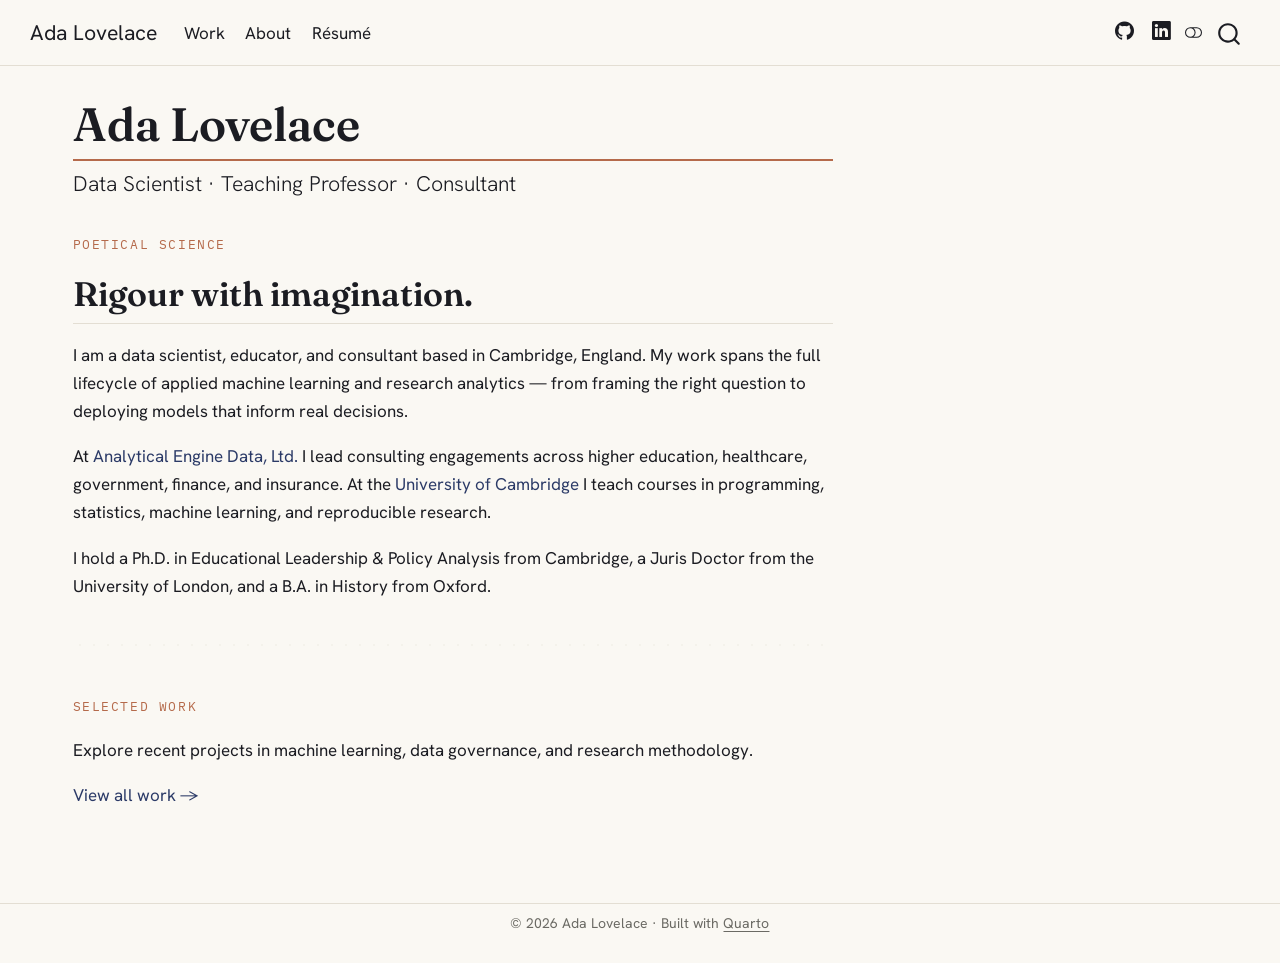
<file: index.html>
<!DOCTYPE html>
<html xmlns="http://www.w3.org/1999/xhtml" lang="en" xml:lang="en"><head>

<meta charset="utf-8">
<meta name="generator" content="quarto-1.6.39">

<meta name="viewport" content="width=device-width, initial-scale=1.0, user-scalable=yes">


<title>Ada Lovelace</title>
<style>
code{white-space: pre-wrap;}
span.smallcaps{font-variant: small-caps;}
div.columns{display: flex; gap: min(4vw, 1.5em);}
div.column{flex: auto; overflow-x: auto;}
div.hanging-indent{margin-left: 1.5em; text-indent: -1.5em;}
ul.task-list{list-style: none;}
ul.task-list li input[type="checkbox"] {
  width: 0.8em;
  margin: 0 0.8em 0.2em -1em; /* quarto-specific, see https://github.com/quarto-dev/quarto-cli/issues/4556 */ 
  vertical-align: middle;
}
</style>


<script src="site_libs/quarto-nav/quarto-nav.js"></script>
<script src="site_libs/clipboard/clipboard.min.js"></script>
<script src="site_libs/quarto-search/autocomplete.umd.js"></script>
<script src="site_libs/quarto-search/fuse.min.js"></script>
<script src="site_libs/quarto-search/quarto-search.js"></script>
<meta name="quarto:offset" content="./">
<script src="site_libs/quarto-html/quarto.js"></script>
<script src="site_libs/quarto-html/popper.min.js"></script>
<script src="site_libs/quarto-html/tippy.umd.min.js"></script>
<script src="site_libs/quarto-html/anchor.min.js"></script>
<link href="site_libs/quarto-html/tippy.css" rel="stylesheet">
<link href="site_libs/quarto-html/quarto-syntax-highlighting-68b01a6d82ac1fcd82f922e65883368a.css" rel="stylesheet" class="quarto-color-scheme" id="quarto-text-highlighting-styles">
<link href="site_libs/quarto-html/quarto-syntax-highlighting-dark-0271683416a89e55b739dd8ff60aaa2a.css" rel="prefetch" class="quarto-color-scheme quarto-color-alternate" id="quarto-text-highlighting-styles">
<script src="site_libs/bootstrap/bootstrap.min.js"></script>
<link href="site_libs/bootstrap/bootstrap-icons.css" rel="stylesheet">
<link href="site_libs/bootstrap/bootstrap-ee77c2ffbc31dbb2c065d60133a9d655.min.css" rel="stylesheet" append-hash="true" class="quarto-color-scheme" id="quarto-bootstrap" data-mode="light">
<link href="site_libs/bootstrap/bootstrap-dark-a4879f17e1941e5eba6d759747a8cfd6.min.css" rel="prefetch" append-hash="true" class="quarto-color-scheme quarto-color-alternate" id="quarto-bootstrap" data-mode="light">
<script id="quarto-search-options" type="application/json">{
  "location": "navbar",
  "copy-button": false,
  "collapse-after": 3,
  "panel-placement": "end",
  "type": "overlay",
  "limit": 50,
  "keyboard-shortcut": [
    "f",
    "/",
    "s"
  ],
  "show-item-context": false,
  "language": {
    "search-no-results-text": "No results",
    "search-matching-documents-text": "matching documents",
    "search-copy-link-title": "Copy link to search",
    "search-hide-matches-text": "Hide additional matches",
    "search-more-match-text": "more match in this document",
    "search-more-matches-text": "more matches in this document",
    "search-clear-button-title": "Clear",
    "search-text-placeholder": "",
    "search-detached-cancel-button-title": "Cancel",
    "search-submit-button-title": "Submit",
    "search-label": "Search"
  }
}</script>
<style>html{ scroll-behavior: smooth; }</style>


</head>

<body class="nav-fixed">

<div id="quarto-search-results"></div>
  <header id="quarto-header" class="headroom fixed-top">
    <nav class="navbar navbar-expand-lg " data-bs-theme="dark">
      <div class="navbar-container container-fluid">
      <div class="navbar-brand-container mx-auto">
    <a class="navbar-brand" href="./index.html">
    <span class="navbar-title">Ada Lovelace</span>
    </a>
  </div>
            <div id="quarto-search" class="" title="Search"></div>
          <button class="navbar-toggler" type="button" data-bs-toggle="collapse" data-bs-target="#navbarCollapse" aria-controls="navbarCollapse" role="menu" aria-expanded="false" aria-label="Toggle navigation" onclick="if (window.quartoToggleHeadroom) { window.quartoToggleHeadroom(); }">
  <span class="navbar-toggler-icon"></span>
</button>
          <div class="collapse navbar-collapse" id="navbarCollapse">
            <ul class="navbar-nav navbar-nav-scroll me-auto">
  <li class="nav-item">
    <a class="nav-link" href="./projects.html"> 
<span class="menu-text">Work</span></a>
  </li>  
  <li class="nav-item">
    <a class="nav-link" href="./about.html"> 
<span class="menu-text">About</span></a>
  </li>  
  <li class="nav-item">
    <a class="nav-link" href="./resume.html"> 
<span class="menu-text">Résumé</span></a>
  </li>  
</ul>
            <ul class="navbar-nav navbar-nav-scroll ms-auto">
  <li class="nav-item compact">
    <a class="nav-link" href="https://github.com/adalovelace"> <i class="bi bi-github" role="img">
</i> 
<span class="menu-text"></span></a>
  </li>  
  <li class="nav-item compact">
    <a class="nav-link" href="https://www.linkedin.com/in/adalovelace/"> <i class="bi bi-linkedin" role="img">
</i> 
<span class="menu-text"></span></a>
  </li>  
</ul>
          </div> <!-- /navcollapse -->
            <div class="quarto-navbar-tools">
  <a href="" class="quarto-color-scheme-toggle quarto-navigation-tool  px-1" onclick="window.quartoToggleColorScheme(); return false;" title="Toggle dark mode"><i class="bi"></i></a>
</div>
      </div> <!-- /container-fluid -->
    </nav>
</header>
<!-- content -->
<div id="quarto-content" class="quarto-container page-columns page-rows-contents page-layout-full page-navbar">
<!-- sidebar -->
<!-- margin-sidebar -->
    
<!-- main -->
<main class="content column-page" id="quarto-document-content">

<header id="title-block-header" class="quarto-title-block default">
<div class="quarto-title">
<h1 class="title">Ada Lovelace</h1>
<p class="subtitle lead">Data Scientist · Teaching Professor · Consultant</p>
</div>



<div class="quarto-title-meta column-page">

    
  
    
  </div>
  


</header>


<p><span class="eyebrow">POETICAL SCIENCE</span></p>
<section id="rigour-with-imagination." class="level2">
<h2 class="anchored" data-anchor-id="rigour-with-imagination.">Rigour with imagination.</h2>
<p>I am a data scientist, educator, and consultant based in Cambridge, England. My work spans the full lifecycle of applied machine learning and research analytics — from framing the right question to deploying models that inform real decisions.</p>
<p>At <a href="./about.html">Analytical Engine Data, Ltd.</a> I lead consulting engagements across higher education, healthcare, government, finance, and insurance. At the <a href="./resume.html">University of Cambridge</a> I teach courses in programming, statistics, machine learning, and reproducible research.</p>
<p>I hold a Ph.D.&nbsp;in Educational Leadership &amp; Policy Analysis from Cambridge, a Juris Doctor from the University of London, and a B.A. in History from Oxford.</p>
<hr class="punch">
<p><span class="eyebrow">SELECTED WORK</span></p>
<p>Explore recent projects in machine learning, data governance, and research methodology.</p>
<p><a href="./projects.html">View all work →</a></p>


</section>

</main> <!-- /main -->
<script id="quarto-html-after-body" type="application/javascript">
window.document.addEventListener("DOMContentLoaded", function (event) {
  const toggleBodyColorMode = (bsSheetEl) => {
    const mode = bsSheetEl.getAttribute("data-mode");
    const bodyEl = window.document.querySelector("body");
    if (mode === "dark") {
      bodyEl.classList.add("quarto-dark");
      bodyEl.classList.remove("quarto-light");
    } else {
      bodyEl.classList.add("quarto-light");
      bodyEl.classList.remove("quarto-dark");
    }
  }
  const toggleBodyColorPrimary = () => {
    const bsSheetEl = window.document.querySelector("link#quarto-bootstrap");
    if (bsSheetEl) {
      toggleBodyColorMode(bsSheetEl);
    }
  }
  toggleBodyColorPrimary();  
  const disableStylesheet = (stylesheets) => {
    for (let i=0; i < stylesheets.length; i++) {
      const stylesheet = stylesheets[i];
      stylesheet.rel = 'prefetch';
    }
  }
  const enableStylesheet = (stylesheets) => {
    for (let i=0; i < stylesheets.length; i++) {
      const stylesheet = stylesheets[i];
      stylesheet.rel = 'stylesheet';
    }
  }
  const manageTransitions = (selector, allowTransitions) => {
    const els = window.document.querySelectorAll(selector);
    for (let i=0; i < els.length; i++) {
      const el = els[i];
      if (allowTransitions) {
        el.classList.remove('notransition');
      } else {
        el.classList.add('notransition');
      }
    }
  }
  const toggleGiscusIfUsed = (isAlternate, darkModeDefault) => {
    const baseTheme = document.querySelector('#giscus-base-theme')?.value ?? 'light';
    const alternateTheme = document.querySelector('#giscus-alt-theme')?.value ?? 'dark';
    let newTheme = '';
    if(darkModeDefault) {
      newTheme = isAlternate ? baseTheme : alternateTheme;
    } else {
      newTheme = isAlternate ? alternateTheme : baseTheme;
    }
    const changeGiscusTheme = () => {
      // From: https://github.com/giscus/giscus/issues/336
      const sendMessage = (message) => {
        const iframe = document.querySelector('iframe.giscus-frame');
        if (!iframe) return;
        iframe.contentWindow.postMessage({ giscus: message }, 'https://giscus.app');
      }
      sendMessage({
        setConfig: {
          theme: newTheme
        }
      });
    }
    const isGiscussLoaded = window.document.querySelector('iframe.giscus-frame') !== null;
    if (isGiscussLoaded) {
      changeGiscusTheme();
    }
  }
  const toggleColorMode = (alternate) => {
    // Switch the stylesheets
    const alternateStylesheets = window.document.querySelectorAll('link.quarto-color-scheme.quarto-color-alternate');
    manageTransitions('#quarto-margin-sidebar .nav-link', false);
    if (alternate) {
      enableStylesheet(alternateStylesheets);
      for (const sheetNode of alternateStylesheets) {
        if (sheetNode.id === "quarto-bootstrap") {
          toggleBodyColorMode(sheetNode);
        }
      }
    } else {
      disableStylesheet(alternateStylesheets);
      toggleBodyColorPrimary();
    }
    manageTransitions('#quarto-margin-sidebar .nav-link', true);
    // Switch the toggles
    const toggles = window.document.querySelectorAll('.quarto-color-scheme-toggle');
    for (let i=0; i < toggles.length; i++) {
      const toggle = toggles[i];
      if (toggle) {
        if (alternate) {
          toggle.classList.add("alternate");     
        } else {
          toggle.classList.remove("alternate");
        }
      }
    }
    // Hack to workaround the fact that safari doesn't
    // properly recolor the scrollbar when toggling (#1455)
    if (navigator.userAgent.indexOf('Safari') > 0 && navigator.userAgent.indexOf('Chrome') == -1) {
      manageTransitions("body", false);
      window.scrollTo(0, 1);
      setTimeout(() => {
        window.scrollTo(0, 0);
        manageTransitions("body", true);
      }, 40);  
    }
  }
  const isFileUrl = () => { 
    return window.location.protocol === 'file:';
  }
  const hasAlternateSentinel = () => {  
    let styleSentinel = getColorSchemeSentinel();
    if (styleSentinel !== null) {
      return styleSentinel === "alternate";
    } else {
      return false;
    }
  }
  const setStyleSentinel = (alternate) => {
    const value = alternate ? "alternate" : "default";
    if (!isFileUrl()) {
      window.localStorage.setItem("quarto-color-scheme", value);
    } else {
      localAlternateSentinel = value;
    }
  }
  const getColorSchemeSentinel = () => {
    if (!isFileUrl()) {
      const storageValue = window.localStorage.getItem("quarto-color-scheme");
      return storageValue != null ? storageValue : localAlternateSentinel;
    } else {
      return localAlternateSentinel;
    }
  }
  const darkModeDefault = false;
  let localAlternateSentinel = darkModeDefault ? 'alternate' : 'default';
  // Dark / light mode switch
  window.quartoToggleColorScheme = () => {
    // Read the current dark / light value 
    let toAlternate = !hasAlternateSentinel();
    toggleColorMode(toAlternate);
    setStyleSentinel(toAlternate);
    toggleGiscusIfUsed(toAlternate, darkModeDefault);
  };
  // Ensure there is a toggle, if there isn't float one in the top right
  if (window.document.querySelector('.quarto-color-scheme-toggle') === null) {
    const a = window.document.createElement('a');
    a.classList.add('top-right');
    a.classList.add('quarto-color-scheme-toggle');
    a.href = "";
    a.onclick = function() { try { window.quartoToggleColorScheme(); } catch {} return false; };
    const i = window.document.createElement("i");
    i.classList.add('bi');
    a.appendChild(i);
    window.document.body.appendChild(a);
  }
  // Switch to dark mode if need be
  if (hasAlternateSentinel()) {
    toggleColorMode(true);
  } else {
    toggleColorMode(false);
  }
  const icon = "";
  const anchorJS = new window.AnchorJS();
  anchorJS.options = {
    placement: 'right',
    icon: icon
  };
  anchorJS.add('.anchored');
  const isCodeAnnotation = (el) => {
    for (const clz of el.classList) {
      if (clz.startsWith('code-annotation-')) {                     
        return true;
      }
    }
    return false;
  }
  const onCopySuccess = function(e) {
    // button target
    const button = e.trigger;
    // don't keep focus
    button.blur();
    // flash "checked"
    button.classList.add('code-copy-button-checked');
    var currentTitle = button.getAttribute("title");
    button.setAttribute("title", "Copied!");
    let tooltip;
    if (window.bootstrap) {
      button.setAttribute("data-bs-toggle", "tooltip");
      button.setAttribute("data-bs-placement", "left");
      button.setAttribute("data-bs-title", "Copied!");
      tooltip = new bootstrap.Tooltip(button, 
        { trigger: "manual", 
          customClass: "code-copy-button-tooltip",
          offset: [0, -8]});
      tooltip.show();    
    }
    setTimeout(function() {
      if (tooltip) {
        tooltip.hide();
        button.removeAttribute("data-bs-title");
        button.removeAttribute("data-bs-toggle");
        button.removeAttribute("data-bs-placement");
      }
      button.setAttribute("title", currentTitle);
      button.classList.remove('code-copy-button-checked');
    }, 1000);
    // clear code selection
    e.clearSelection();
  }
  const getTextToCopy = function(trigger) {
      const codeEl = trigger.previousElementSibling.cloneNode(true);
      for (const childEl of codeEl.children) {
        if (isCodeAnnotation(childEl)) {
          childEl.remove();
        }
      }
      return codeEl.innerText;
  }
  const clipboard = new window.ClipboardJS('.code-copy-button:not([data-in-quarto-modal])', {
    text: getTextToCopy
  });
  clipboard.on('success', onCopySuccess);
  if (window.document.getElementById('quarto-embedded-source-code-modal')) {
    const clipboardModal = new window.ClipboardJS('.code-copy-button[data-in-quarto-modal]', {
      text: getTextToCopy,
      container: window.document.getElementById('quarto-embedded-source-code-modal')
    });
    clipboardModal.on('success', onCopySuccess);
  }
    var localhostRegex = new RegExp(/^(?:http|https):\/\/localhost\:?[0-9]*\//);
    var mailtoRegex = new RegExp(/^mailto:/);
      var filterRegex = new RegExp("https:\/\/adalovlace\.github\.io\/AdaPortfolio\/");
    var isInternal = (href) => {
        return filterRegex.test(href) || localhostRegex.test(href) || mailtoRegex.test(href);
    }
    // Inspect non-navigation links and adorn them if external
 	var links = window.document.querySelectorAll('a[href]:not(.nav-link):not(.navbar-brand):not(.toc-action):not(.sidebar-link):not(.sidebar-item-toggle):not(.pagination-link):not(.no-external):not([aria-hidden]):not(.dropdown-item):not(.quarto-navigation-tool):not(.about-link)');
    for (var i=0; i<links.length; i++) {
      const link = links[i];
      if (!isInternal(link.href)) {
        // undo the damage that might have been done by quarto-nav.js in the case of
        // links that we want to consider external
        if (link.dataset.originalHref !== undefined) {
          link.href = link.dataset.originalHref;
        }
          // target, if specified
          link.setAttribute("target", "_blank");
          if (link.getAttribute("rel") === null) {
            link.setAttribute("rel", "noopener");
          }
      }
    }
  function tippyHover(el, contentFn, onTriggerFn, onUntriggerFn) {
    const config = {
      allowHTML: true,
      maxWidth: 500,
      delay: 100,
      arrow: false,
      appendTo: function(el) {
          return el.parentElement;
      },
      interactive: true,
      interactiveBorder: 10,
      theme: 'quarto',
      placement: 'bottom-start',
    };
    if (contentFn) {
      config.content = contentFn;
    }
    if (onTriggerFn) {
      config.onTrigger = onTriggerFn;
    }
    if (onUntriggerFn) {
      config.onUntrigger = onUntriggerFn;
    }
    window.tippy(el, config); 
  }
  const noterefs = window.document.querySelectorAll('a[role="doc-noteref"]');
  for (var i=0; i<noterefs.length; i++) {
    const ref = noterefs[i];
    tippyHover(ref, function() {
      // use id or data attribute instead here
      let href = ref.getAttribute('data-footnote-href') || ref.getAttribute('href');
      try { href = new URL(href).hash; } catch {}
      const id = href.replace(/^#\/?/, "");
      const note = window.document.getElementById(id);
      if (note) {
        return note.innerHTML;
      } else {
        return "";
      }
    });
  }
  const xrefs = window.document.querySelectorAll('a.quarto-xref');
  const processXRef = (id, note) => {
    // Strip column container classes
    const stripColumnClz = (el) => {
      el.classList.remove("page-full", "page-columns");
      if (el.children) {
        for (const child of el.children) {
          stripColumnClz(child);
        }
      }
    }
    stripColumnClz(note)
    if (id === null || id.startsWith('sec-')) {
      // Special case sections, only their first couple elements
      const container = document.createElement("div");
      if (note.children && note.children.length > 2) {
        container.appendChild(note.children[0].cloneNode(true));
        for (let i = 1; i < note.children.length; i++) {
          const child = note.children[i];
          if (child.tagName === "P" && child.innerText === "") {
            continue;
          } else {
            container.appendChild(child.cloneNode(true));
            break;
          }
        }
        if (window.Quarto?.typesetMath) {
          window.Quarto.typesetMath(container);
        }
        return container.innerHTML
      } else {
        if (window.Quarto?.typesetMath) {
          window.Quarto.typesetMath(note);
        }
        return note.innerHTML;
      }
    } else {
      // Remove any anchor links if they are present
      const anchorLink = note.querySelector('a.anchorjs-link');
      if (anchorLink) {
        anchorLink.remove();
      }
      if (window.Quarto?.typesetMath) {
        window.Quarto.typesetMath(note);
      }
      if (note.classList.contains("callout")) {
        return note.outerHTML;
      } else {
        return note.innerHTML;
      }
    }
  }
  for (var i=0; i<xrefs.length; i++) {
    const xref = xrefs[i];
    tippyHover(xref, undefined, function(instance) {
      instance.disable();
      let url = xref.getAttribute('href');
      let hash = undefined; 
      if (url.startsWith('#')) {
        hash = url;
      } else {
        try { hash = new URL(url).hash; } catch {}
      }
      if (hash) {
        const id = hash.replace(/^#\/?/, "");
        const note = window.document.getElementById(id);
        if (note !== null) {
          try {
            const html = processXRef(id, note.cloneNode(true));
            instance.setContent(html);
          } finally {
            instance.enable();
            instance.show();
          }
        } else {
          // See if we can fetch this
          fetch(url.split('#')[0])
          .then(res => res.text())
          .then(html => {
            const parser = new DOMParser();
            const htmlDoc = parser.parseFromString(html, "text/html");
            const note = htmlDoc.getElementById(id);
            if (note !== null) {
              const html = processXRef(id, note);
              instance.setContent(html);
            } 
          }).finally(() => {
            instance.enable();
            instance.show();
          });
        }
      } else {
        // See if we can fetch a full url (with no hash to target)
        // This is a special case and we should probably do some content thinning / targeting
        fetch(url)
        .then(res => res.text())
        .then(html => {
          const parser = new DOMParser();
          const htmlDoc = parser.parseFromString(html, "text/html");
          const note = htmlDoc.querySelector('main.content');
          if (note !== null) {
            // This should only happen for chapter cross references
            // (since there is no id in the URL)
            // remove the first header
            if (note.children.length > 0 && note.children[0].tagName === "HEADER") {
              note.children[0].remove();
            }
            const html = processXRef(null, note);
            instance.setContent(html);
          } 
        }).finally(() => {
          instance.enable();
          instance.show();
        });
      }
    }, function(instance) {
    });
  }
      let selectedAnnoteEl;
      const selectorForAnnotation = ( cell, annotation) => {
        let cellAttr = 'data-code-cell="' + cell + '"';
        let lineAttr = 'data-code-annotation="' +  annotation + '"';
        const selector = 'span[' + cellAttr + '][' + lineAttr + ']';
        return selector;
      }
      const selectCodeLines = (annoteEl) => {
        const doc = window.document;
        const targetCell = annoteEl.getAttribute("data-target-cell");
        const targetAnnotation = annoteEl.getAttribute("data-target-annotation");
        const annoteSpan = window.document.querySelector(selectorForAnnotation(targetCell, targetAnnotation));
        const lines = annoteSpan.getAttribute("data-code-lines").split(",");
        const lineIds = lines.map((line) => {
          return targetCell + "-" + line;
        })
        let top = null;
        let height = null;
        let parent = null;
        if (lineIds.length > 0) {
            //compute the position of the single el (top and bottom and make a div)
            const el = window.document.getElementById(lineIds[0]);
            top = el.offsetTop;
            height = el.offsetHeight;
            parent = el.parentElement.parentElement;
          if (lineIds.length > 1) {
            const lastEl = window.document.getElementById(lineIds[lineIds.length - 1]);
            const bottom = lastEl.offsetTop + lastEl.offsetHeight;
            height = bottom - top;
          }
          if (top !== null && height !== null && parent !== null) {
            // cook up a div (if necessary) and position it 
            let div = window.document.getElementById("code-annotation-line-highlight");
            if (div === null) {
              div = window.document.createElement("div");
              div.setAttribute("id", "code-annotation-line-highlight");
              div.style.position = 'absolute';
              parent.appendChild(div);
            }
            div.style.top = top - 2 + "px";
            div.style.height = height + 4 + "px";
            div.style.left = 0;
            let gutterDiv = window.document.getElementById("code-annotation-line-highlight-gutter");
            if (gutterDiv === null) {
              gutterDiv = window.document.createElement("div");
              gutterDiv.setAttribute("id", "code-annotation-line-highlight-gutter");
              gutterDiv.style.position = 'absolute';
              const codeCell = window.document.getElementById(targetCell);
              const gutter = codeCell.querySelector('.code-annotation-gutter');
              gutter.appendChild(gutterDiv);
            }
            gutterDiv.style.top = top - 2 + "px";
            gutterDiv.style.height = height + 4 + "px";
          }
          selectedAnnoteEl = annoteEl;
        }
      };
      const unselectCodeLines = () => {
        const elementsIds = ["code-annotation-line-highlight", "code-annotation-line-highlight-gutter"];
        elementsIds.forEach((elId) => {
          const div = window.document.getElementById(elId);
          if (div) {
            div.remove();
          }
        });
        selectedAnnoteEl = undefined;
      };
        // Handle positioning of the toggle
    window.addEventListener(
      "resize",
      throttle(() => {
        elRect = undefined;
        if (selectedAnnoteEl) {
          selectCodeLines(selectedAnnoteEl);
        }
      }, 10)
    );
    function throttle(fn, ms) {
    let throttle = false;
    let timer;
      return (...args) => {
        if(!throttle) { // first call gets through
            fn.apply(this, args);
            throttle = true;
        } else { // all the others get throttled
            if(timer) clearTimeout(timer); // cancel #2
            timer = setTimeout(() => {
              fn.apply(this, args);
              timer = throttle = false;
            }, ms);
        }
      };
    }
      // Attach click handler to the DT
      const annoteDls = window.document.querySelectorAll('dt[data-target-cell]');
      for (const annoteDlNode of annoteDls) {
        annoteDlNode.addEventListener('click', (event) => {
          const clickedEl = event.target;
          if (clickedEl !== selectedAnnoteEl) {
            unselectCodeLines();
            const activeEl = window.document.querySelector('dt[data-target-cell].code-annotation-active');
            if (activeEl) {
              activeEl.classList.remove('code-annotation-active');
            }
            selectCodeLines(clickedEl);
            clickedEl.classList.add('code-annotation-active');
          } else {
            // Unselect the line
            unselectCodeLines();
            clickedEl.classList.remove('code-annotation-active');
          }
        });
      }
  const findCites = (el) => {
    const parentEl = el.parentElement;
    if (parentEl) {
      const cites = parentEl.dataset.cites;
      if (cites) {
        return {
          el,
          cites: cites.split(' ')
        };
      } else {
        return findCites(el.parentElement)
      }
    } else {
      return undefined;
    }
  };
  var bibliorefs = window.document.querySelectorAll('a[role="doc-biblioref"]');
  for (var i=0; i<bibliorefs.length; i++) {
    const ref = bibliorefs[i];
    const citeInfo = findCites(ref);
    if (citeInfo) {
      tippyHover(citeInfo.el, function() {
        var popup = window.document.createElement('div');
        citeInfo.cites.forEach(function(cite) {
          var citeDiv = window.document.createElement('div');
          citeDiv.classList.add('hanging-indent');
          citeDiv.classList.add('csl-entry');
          var biblioDiv = window.document.getElementById('ref-' + cite);
          if (biblioDiv) {
            citeDiv.innerHTML = biblioDiv.innerHTML;
          }
          popup.appendChild(citeDiv);
        });
        return popup.innerHTML;
      });
    }
  }
});
</script>
</div> <!-- /content -->
<footer class="footer">
  <div class="nav-footer">
    <div class="nav-footer-left">
      &nbsp;
    </div>   
    <div class="nav-footer-center">
<p>© 2026 Ada Lovelace · Built with <a href="https://quarto.org">Quarto</a></p>
</div>
    <div class="nav-footer-right">
      &nbsp;
    </div>
  </div>
</footer>




<script src="site_libs/quarto-html/zenscroll-min.js"></script>
</body></html>
</file>
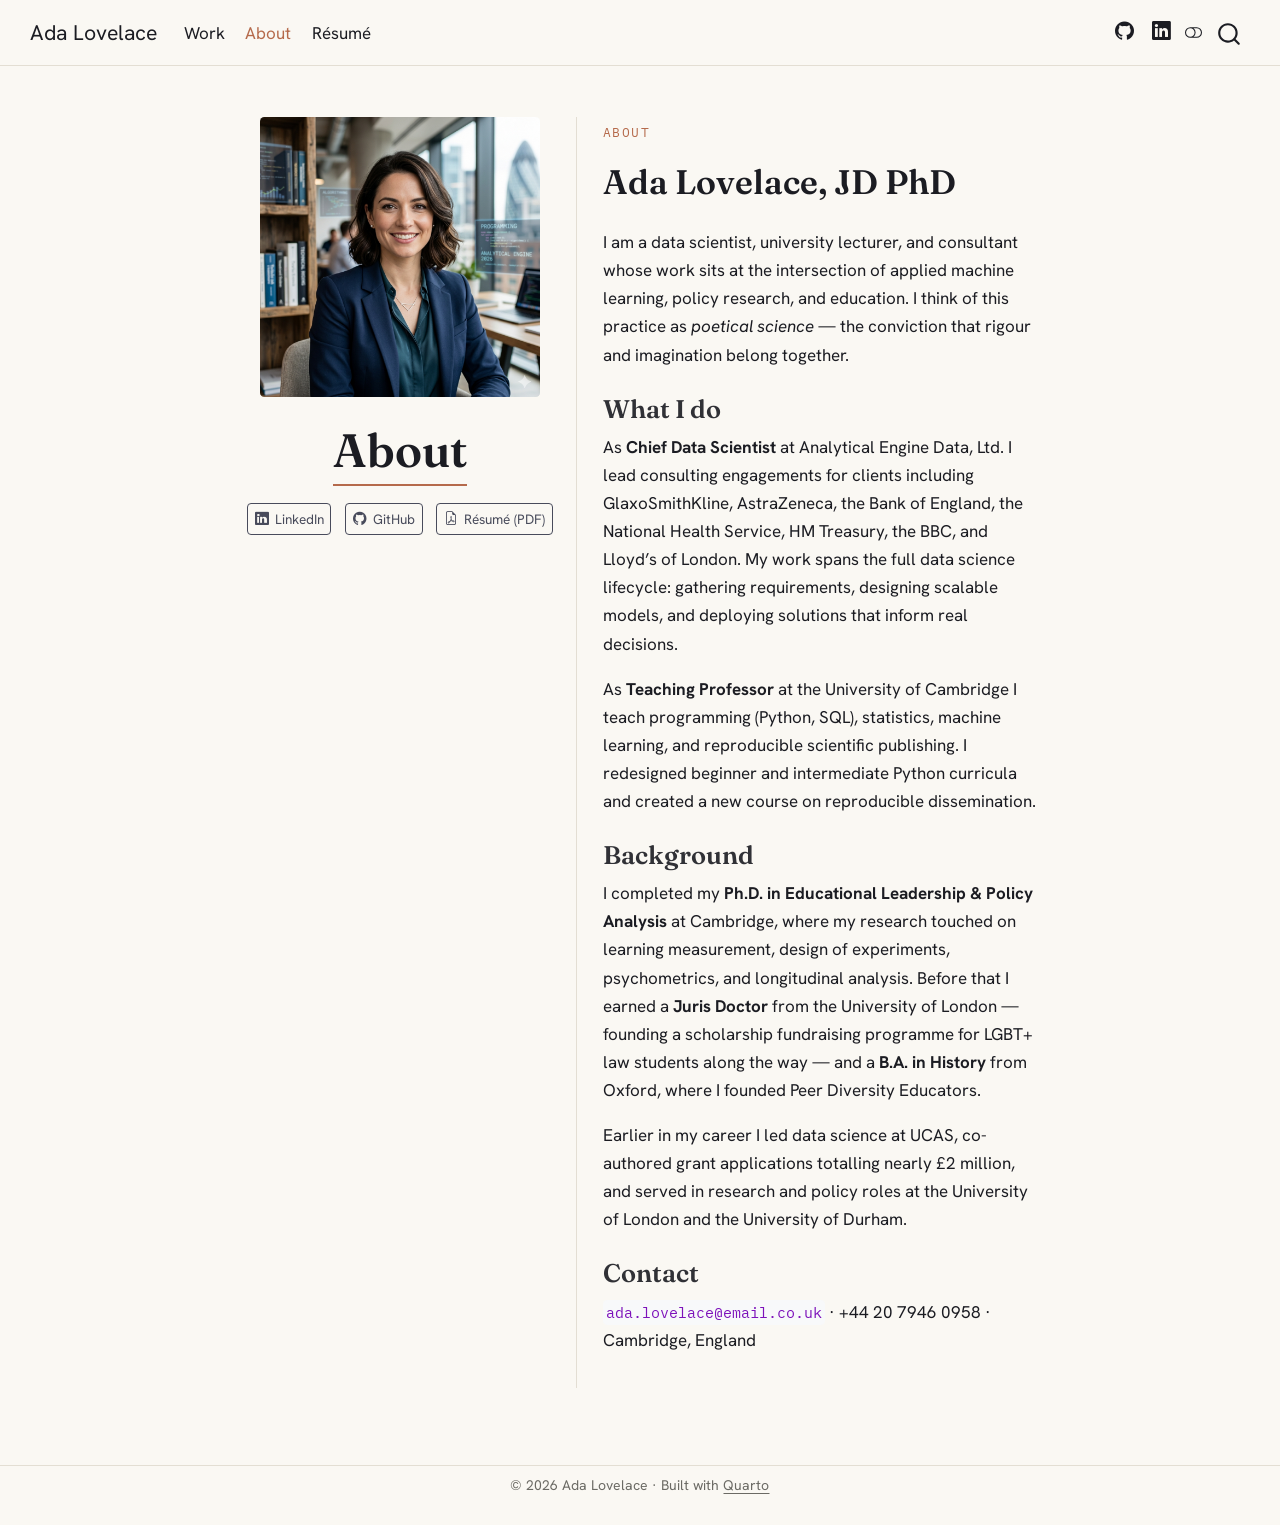
<file: about.html>
<!DOCTYPE html>
<html xmlns="http://www.w3.org/1999/xhtml" lang="en" xml:lang="en"><head>

<meta charset="utf-8">
<meta name="generator" content="quarto-1.6.39">

<meta name="viewport" content="width=device-width, initial-scale=1.0, user-scalable=yes">


<title>About – Ada Lovelace</title>
<style>
code{white-space: pre-wrap;}
span.smallcaps{font-variant: small-caps;}
div.columns{display: flex; gap: min(4vw, 1.5em);}
div.column{flex: auto; overflow-x: auto;}
div.hanging-indent{margin-left: 1.5em; text-indent: -1.5em;}
ul.task-list{list-style: none;}
ul.task-list li input[type="checkbox"] {
  width: 0.8em;
  margin: 0 0.8em 0.2em -1em; /* quarto-specific, see https://github.com/quarto-dev/quarto-cli/issues/4556 */ 
  vertical-align: middle;
}
</style>


<script src="site_libs/quarto-nav/quarto-nav.js"></script>
<script src="site_libs/clipboard/clipboard.min.js"></script>
<script src="site_libs/quarto-search/autocomplete.umd.js"></script>
<script src="site_libs/quarto-search/fuse.min.js"></script>
<script src="site_libs/quarto-search/quarto-search.js"></script>
<meta name="quarto:offset" content="./">
<script src="site_libs/quarto-html/quarto.js"></script>
<script src="site_libs/quarto-html/popper.min.js"></script>
<script src="site_libs/quarto-html/tippy.umd.min.js"></script>
<link href="site_libs/quarto-html/tippy.css" rel="stylesheet">
<link href="site_libs/quarto-html/quarto-syntax-highlighting-68b01a6d82ac1fcd82f922e65883368a.css" rel="stylesheet" class="quarto-color-scheme" id="quarto-text-highlighting-styles">
<link href="site_libs/quarto-html/quarto-syntax-highlighting-dark-0271683416a89e55b739dd8ff60aaa2a.css" rel="prefetch" class="quarto-color-scheme quarto-color-alternate" id="quarto-text-highlighting-styles">
<script src="site_libs/bootstrap/bootstrap.min.js"></script>
<link href="site_libs/bootstrap/bootstrap-icons.css" rel="stylesheet">
<link href="site_libs/bootstrap/bootstrap-ee77c2ffbc31dbb2c065d60133a9d655.min.css" rel="stylesheet" append-hash="true" class="quarto-color-scheme" id="quarto-bootstrap" data-mode="light">
<link href="site_libs/bootstrap/bootstrap-dark-a4879f17e1941e5eba6d759747a8cfd6.min.css" rel="prefetch" append-hash="true" class="quarto-color-scheme quarto-color-alternate" id="quarto-bootstrap" data-mode="light">
<script id="quarto-search-options" type="application/json">{
  "location": "navbar",
  "copy-button": false,
  "collapse-after": 3,
  "panel-placement": "end",
  "type": "overlay",
  "limit": 50,
  "keyboard-shortcut": [
    "f",
    "/",
    "s"
  ],
  "show-item-context": false,
  "language": {
    "search-no-results-text": "No results",
    "search-matching-documents-text": "matching documents",
    "search-copy-link-title": "Copy link to search",
    "search-hide-matches-text": "Hide additional matches",
    "search-more-match-text": "more match in this document",
    "search-more-matches-text": "more matches in this document",
    "search-clear-button-title": "Clear",
    "search-text-placeholder": "",
    "search-detached-cancel-button-title": "Cancel",
    "search-submit-button-title": "Submit",
    "search-label": "Search"
  }
}</script>
<style>html{ scroll-behavior: smooth; }</style>


</head>

<body class="nav-fixed fullcontent">

<div id="quarto-search-results"></div>
  <header id="quarto-header" class="headroom fixed-top">
    <nav class="navbar navbar-expand-lg " data-bs-theme="dark">
      <div class="navbar-container container-fluid">
      <div class="navbar-brand-container mx-auto">
    <a class="navbar-brand" href="./index.html">
    <span class="navbar-title">Ada Lovelace</span>
    </a>
  </div>
            <div id="quarto-search" class="" title="Search"></div>
          <button class="navbar-toggler" type="button" data-bs-toggle="collapse" data-bs-target="#navbarCollapse" aria-controls="navbarCollapse" role="menu" aria-expanded="false" aria-label="Toggle navigation" onclick="if (window.quartoToggleHeadroom) { window.quartoToggleHeadroom(); }">
  <span class="navbar-toggler-icon"></span>
</button>
          <div class="collapse navbar-collapse" id="navbarCollapse">
            <ul class="navbar-nav navbar-nav-scroll me-auto">
  <li class="nav-item">
    <a class="nav-link" href="./projects.html"> 
<span class="menu-text">Work</span></a>
  </li>  
  <li class="nav-item">
    <a class="nav-link active" href="./about.html" aria-current="page"> 
<span class="menu-text">About</span></a>
  </li>  
  <li class="nav-item">
    <a class="nav-link" href="./resume.html"> 
<span class="menu-text">Résumé</span></a>
  </li>  
</ul>
            <ul class="navbar-nav navbar-nav-scroll ms-auto">
  <li class="nav-item compact">
    <a class="nav-link" href="https://github.com/adalovelace"> <i class="bi bi-github" role="img">
</i> 
<span class="menu-text"></span></a>
  </li>  
  <li class="nav-item compact">
    <a class="nav-link" href="https://www.linkedin.com/in/adalovelace/"> <i class="bi bi-linkedin" role="img">
</i> 
<span class="menu-text"></span></a>
  </li>  
</ul>
          </div> <!-- /navcollapse -->
            <div class="quarto-navbar-tools">
  <a href="" class="quarto-color-scheme-toggle quarto-navigation-tool  px-1" onclick="window.quartoToggleColorScheme(); return false;" title="Toggle dark mode"><i class="bi"></i></a>
</div>
      </div> <!-- /container-fluid -->
    </nav>
</header>
<!-- content -->
<div id="quarto-content" class="quarto-container page-columns page-rows-contents page-layout-article page-navbar">
<!-- sidebar -->
<!-- margin-sidebar -->
    
<!-- main -->
<div class="quarto-about-trestles">
  <div class="about-entity">
    <img src="assets/Ada_Lovelace.png" alt="Portrait of Ada Lovelace" class="about-image
  rounded " style="width: 280px;">
<header id="title-block-header" class="quarto-title-block default">
<div class="quarto-title">
<h1 class="title">About</h1>
</div>
<div class="quarto-title-meta">
  </div>
</header>
    <div class="about-links">
  <a href="https://www.linkedin.com/in/adalovelace/" class="about-link" rel="" target="">
    <i class="bi bi-linkedin"></i>
     <span class="about-link-text">LinkedIn</span>
  </a>
  <a href="https://github.com/adalovelace" class="about-link" rel="" target="">
    <i class="bi bi-github"></i>
     <span class="about-link-text">GitHub</span>
  </a>
  <a href="/assets/Ada_Lovelace_CV.pdf" class="about-link" rel="" target="">
    <i class="bi bi-file-earmark-pdf"></i>
     <span class="about-link-text">Résumé (PDF)</span>
  </a>
</div>
  </div>
  <div class="about-contents"><main class="content" id="quarto-document-content">
<p><span class="eyebrow">ABOUT</span></p>
<section id="ada-lovelace-jd-phd" class="level2">
<h2 data-anchor-id="ada-lovelace-jd-phd">Ada Lovelace, JD PhD</h2>
<p>I am a data scientist, university lecturer, and consultant whose work sits at the intersection of applied machine learning, policy research, and education. I think of this practice as <em>poetical science</em> — the conviction that rigour and imagination belong together.</p>
<section id="what-i-do" class="level3">
<h3 data-anchor-id="what-i-do">What I do</h3>
<p>As <strong>Chief Data Scientist</strong> at Analytical Engine Data, Ltd.&nbsp;I lead consulting engagements for clients including GlaxoSmithKline, AstraZeneca, the Bank of England, the National Health Service, HM Treasury, the BBC, and Lloyd’s of London. My work spans the full data science lifecycle: gathering requirements, designing scalable models, and deploying solutions that inform real decisions.</p>
<p>As <strong>Teaching Professor</strong> at the University of Cambridge I teach programming (Python, SQL), statistics, machine learning, and reproducible scientific publishing. I redesigned beginner and intermediate Python curricula and created a new course on reproducible dissemination.</p>
</section>
<section id="background" class="level3">
<h3 data-anchor-id="background">Background</h3>
<p>I completed my <strong>Ph.D.&nbsp;in Educational Leadership &amp; Policy Analysis</strong> at Cambridge, where my research touched on learning measurement, design of experiments, psychometrics, and longitudinal analysis. Before that I earned a <strong>Juris Doctor</strong> from the University of London — founding a scholarship fundraising programme for LGBT+ law students along the way — and a <strong>B.A. in History</strong> from Oxford, where I founded Peer Diversity Educators.</p>
<p>Earlier in my career I led data science at UCAS, co-authored grant applications totalling nearly £2 million, and served in research and policy roles at the University of London and the University of Durham.</p>
</section>
<section id="contact" class="level3">
<h3 data-anchor-id="contact">Contact</h3>
<p><code>ada.lovelace@email.co.uk</code> · +44 20 7946 0958 · Cambridge, England</p>


</section>
</section>
</main></div>
</div>
 <!-- /main -->
<script id="quarto-html-after-body" type="application/javascript">
window.document.addEventListener("DOMContentLoaded", function (event) {
  const toggleBodyColorMode = (bsSheetEl) => {
    const mode = bsSheetEl.getAttribute("data-mode");
    const bodyEl = window.document.querySelector("body");
    if (mode === "dark") {
      bodyEl.classList.add("quarto-dark");
      bodyEl.classList.remove("quarto-light");
    } else {
      bodyEl.classList.add("quarto-light");
      bodyEl.classList.remove("quarto-dark");
    }
  }
  const toggleBodyColorPrimary = () => {
    const bsSheetEl = window.document.querySelector("link#quarto-bootstrap");
    if (bsSheetEl) {
      toggleBodyColorMode(bsSheetEl);
    }
  }
  toggleBodyColorPrimary();  
  const disableStylesheet = (stylesheets) => {
    for (let i=0; i < stylesheets.length; i++) {
      const stylesheet = stylesheets[i];
      stylesheet.rel = 'prefetch';
    }
  }
  const enableStylesheet = (stylesheets) => {
    for (let i=0; i < stylesheets.length; i++) {
      const stylesheet = stylesheets[i];
      stylesheet.rel = 'stylesheet';
    }
  }
  const manageTransitions = (selector, allowTransitions) => {
    const els = window.document.querySelectorAll(selector);
    for (let i=0; i < els.length; i++) {
      const el = els[i];
      if (allowTransitions) {
        el.classList.remove('notransition');
      } else {
        el.classList.add('notransition');
      }
    }
  }
  const toggleGiscusIfUsed = (isAlternate, darkModeDefault) => {
    const baseTheme = document.querySelector('#giscus-base-theme')?.value ?? 'light';
    const alternateTheme = document.querySelector('#giscus-alt-theme')?.value ?? 'dark';
    let newTheme = '';
    if(darkModeDefault) {
      newTheme = isAlternate ? baseTheme : alternateTheme;
    } else {
      newTheme = isAlternate ? alternateTheme : baseTheme;
    }
    const changeGiscusTheme = () => {
      // From: https://github.com/giscus/giscus/issues/336
      const sendMessage = (message) => {
        const iframe = document.querySelector('iframe.giscus-frame');
        if (!iframe) return;
        iframe.contentWindow.postMessage({ giscus: message }, 'https://giscus.app');
      }
      sendMessage({
        setConfig: {
          theme: newTheme
        }
      });
    }
    const isGiscussLoaded = window.document.querySelector('iframe.giscus-frame') !== null;
    if (isGiscussLoaded) {
      changeGiscusTheme();
    }
  }
  const toggleColorMode = (alternate) => {
    // Switch the stylesheets
    const alternateStylesheets = window.document.querySelectorAll('link.quarto-color-scheme.quarto-color-alternate');
    manageTransitions('#quarto-margin-sidebar .nav-link', false);
    if (alternate) {
      enableStylesheet(alternateStylesheets);
      for (const sheetNode of alternateStylesheets) {
        if (sheetNode.id === "quarto-bootstrap") {
          toggleBodyColorMode(sheetNode);
        }
      }
    } else {
      disableStylesheet(alternateStylesheets);
      toggleBodyColorPrimary();
    }
    manageTransitions('#quarto-margin-sidebar .nav-link', true);
    // Switch the toggles
    const toggles = window.document.querySelectorAll('.quarto-color-scheme-toggle');
    for (let i=0; i < toggles.length; i++) {
      const toggle = toggles[i];
      if (toggle) {
        if (alternate) {
          toggle.classList.add("alternate");     
        } else {
          toggle.classList.remove("alternate");
        }
      }
    }
    // Hack to workaround the fact that safari doesn't
    // properly recolor the scrollbar when toggling (#1455)
    if (navigator.userAgent.indexOf('Safari') > 0 && navigator.userAgent.indexOf('Chrome') == -1) {
      manageTransitions("body", false);
      window.scrollTo(0, 1);
      setTimeout(() => {
        window.scrollTo(0, 0);
        manageTransitions("body", true);
      }, 40);  
    }
  }
  const isFileUrl = () => { 
    return window.location.protocol === 'file:';
  }
  const hasAlternateSentinel = () => {  
    let styleSentinel = getColorSchemeSentinel();
    if (styleSentinel !== null) {
      return styleSentinel === "alternate";
    } else {
      return false;
    }
  }
  const setStyleSentinel = (alternate) => {
    const value = alternate ? "alternate" : "default";
    if (!isFileUrl()) {
      window.localStorage.setItem("quarto-color-scheme", value);
    } else {
      localAlternateSentinel = value;
    }
  }
  const getColorSchemeSentinel = () => {
    if (!isFileUrl()) {
      const storageValue = window.localStorage.getItem("quarto-color-scheme");
      return storageValue != null ? storageValue : localAlternateSentinel;
    } else {
      return localAlternateSentinel;
    }
  }
  const darkModeDefault = false;
  let localAlternateSentinel = darkModeDefault ? 'alternate' : 'default';
  // Dark / light mode switch
  window.quartoToggleColorScheme = () => {
    // Read the current dark / light value 
    let toAlternate = !hasAlternateSentinel();
    toggleColorMode(toAlternate);
    setStyleSentinel(toAlternate);
    toggleGiscusIfUsed(toAlternate, darkModeDefault);
  };
  // Ensure there is a toggle, if there isn't float one in the top right
  if (window.document.querySelector('.quarto-color-scheme-toggle') === null) {
    const a = window.document.createElement('a');
    a.classList.add('top-right');
    a.classList.add('quarto-color-scheme-toggle');
    a.href = "";
    a.onclick = function() { try { window.quartoToggleColorScheme(); } catch {} return false; };
    const i = window.document.createElement("i");
    i.classList.add('bi');
    a.appendChild(i);
    window.document.body.appendChild(a);
  }
  // Switch to dark mode if need be
  if (hasAlternateSentinel()) {
    toggleColorMode(true);
  } else {
    toggleColorMode(false);
  }
  const isCodeAnnotation = (el) => {
    for (const clz of el.classList) {
      if (clz.startsWith('code-annotation-')) {                     
        return true;
      }
    }
    return false;
  }
  const onCopySuccess = function(e) {
    // button target
    const button = e.trigger;
    // don't keep focus
    button.blur();
    // flash "checked"
    button.classList.add('code-copy-button-checked');
    var currentTitle = button.getAttribute("title");
    button.setAttribute("title", "Copied!");
    let tooltip;
    if (window.bootstrap) {
      button.setAttribute("data-bs-toggle", "tooltip");
      button.setAttribute("data-bs-placement", "left");
      button.setAttribute("data-bs-title", "Copied!");
      tooltip = new bootstrap.Tooltip(button, 
        { trigger: "manual", 
          customClass: "code-copy-button-tooltip",
          offset: [0, -8]});
      tooltip.show();    
    }
    setTimeout(function() {
      if (tooltip) {
        tooltip.hide();
        button.removeAttribute("data-bs-title");
        button.removeAttribute("data-bs-toggle");
        button.removeAttribute("data-bs-placement");
      }
      button.setAttribute("title", currentTitle);
      button.classList.remove('code-copy-button-checked');
    }, 1000);
    // clear code selection
    e.clearSelection();
  }
  const getTextToCopy = function(trigger) {
      const codeEl = trigger.previousElementSibling.cloneNode(true);
      for (const childEl of codeEl.children) {
        if (isCodeAnnotation(childEl)) {
          childEl.remove();
        }
      }
      return codeEl.innerText;
  }
  const clipboard = new window.ClipboardJS('.code-copy-button:not([data-in-quarto-modal])', {
    text: getTextToCopy
  });
  clipboard.on('success', onCopySuccess);
  if (window.document.getElementById('quarto-embedded-source-code-modal')) {
    const clipboardModal = new window.ClipboardJS('.code-copy-button[data-in-quarto-modal]', {
      text: getTextToCopy,
      container: window.document.getElementById('quarto-embedded-source-code-modal')
    });
    clipboardModal.on('success', onCopySuccess);
  }
    var localhostRegex = new RegExp(/^(?:http|https):\/\/localhost\:?[0-9]*\//);
    var mailtoRegex = new RegExp(/^mailto:/);
      var filterRegex = new RegExp("https:\/\/adalovlace\.github\.io\/AdaPortfolio\/");
    var isInternal = (href) => {
        return filterRegex.test(href) || localhostRegex.test(href) || mailtoRegex.test(href);
    }
    // Inspect non-navigation links and adorn them if external
 	var links = window.document.querySelectorAll('a[href]:not(.nav-link):not(.navbar-brand):not(.toc-action):not(.sidebar-link):not(.sidebar-item-toggle):not(.pagination-link):not(.no-external):not([aria-hidden]):not(.dropdown-item):not(.quarto-navigation-tool):not(.about-link)');
    for (var i=0; i<links.length; i++) {
      const link = links[i];
      if (!isInternal(link.href)) {
        // undo the damage that might have been done by quarto-nav.js in the case of
        // links that we want to consider external
        if (link.dataset.originalHref !== undefined) {
          link.href = link.dataset.originalHref;
        }
          // target, if specified
          link.setAttribute("target", "_blank");
          if (link.getAttribute("rel") === null) {
            link.setAttribute("rel", "noopener");
          }
      }
    }
  function tippyHover(el, contentFn, onTriggerFn, onUntriggerFn) {
    const config = {
      allowHTML: true,
      maxWidth: 500,
      delay: 100,
      arrow: false,
      appendTo: function(el) {
          return el.parentElement;
      },
      interactive: true,
      interactiveBorder: 10,
      theme: 'quarto',
      placement: 'bottom-start',
    };
    if (contentFn) {
      config.content = contentFn;
    }
    if (onTriggerFn) {
      config.onTrigger = onTriggerFn;
    }
    if (onUntriggerFn) {
      config.onUntrigger = onUntriggerFn;
    }
    window.tippy(el, config); 
  }
  const noterefs = window.document.querySelectorAll('a[role="doc-noteref"]');
  for (var i=0; i<noterefs.length; i++) {
    const ref = noterefs[i];
    tippyHover(ref, function() {
      // use id or data attribute instead here
      let href = ref.getAttribute('data-footnote-href') || ref.getAttribute('href');
      try { href = new URL(href).hash; } catch {}
      const id = href.replace(/^#\/?/, "");
      const note = window.document.getElementById(id);
      if (note) {
        return note.innerHTML;
      } else {
        return "";
      }
    });
  }
  const xrefs = window.document.querySelectorAll('a.quarto-xref');
  const processXRef = (id, note) => {
    // Strip column container classes
    const stripColumnClz = (el) => {
      el.classList.remove("page-full", "page-columns");
      if (el.children) {
        for (const child of el.children) {
          stripColumnClz(child);
        }
      }
    }
    stripColumnClz(note)
    if (id === null || id.startsWith('sec-')) {
      // Special case sections, only their first couple elements
      const container = document.createElement("div");
      if (note.children && note.children.length > 2) {
        container.appendChild(note.children[0].cloneNode(true));
        for (let i = 1; i < note.children.length; i++) {
          const child = note.children[i];
          if (child.tagName === "P" && child.innerText === "") {
            continue;
          } else {
            container.appendChild(child.cloneNode(true));
            break;
          }
        }
        if (window.Quarto?.typesetMath) {
          window.Quarto.typesetMath(container);
        }
        return container.innerHTML
      } else {
        if (window.Quarto?.typesetMath) {
          window.Quarto.typesetMath(note);
        }
        return note.innerHTML;
      }
    } else {
      // Remove any anchor links if they are present
      const anchorLink = note.querySelector('a.anchorjs-link');
      if (anchorLink) {
        anchorLink.remove();
      }
      if (window.Quarto?.typesetMath) {
        window.Quarto.typesetMath(note);
      }
      if (note.classList.contains("callout")) {
        return note.outerHTML;
      } else {
        return note.innerHTML;
      }
    }
  }
  for (var i=0; i<xrefs.length; i++) {
    const xref = xrefs[i];
    tippyHover(xref, undefined, function(instance) {
      instance.disable();
      let url = xref.getAttribute('href');
      let hash = undefined; 
      if (url.startsWith('#')) {
        hash = url;
      } else {
        try { hash = new URL(url).hash; } catch {}
      }
      if (hash) {
        const id = hash.replace(/^#\/?/, "");
        const note = window.document.getElementById(id);
        if (note !== null) {
          try {
            const html = processXRef(id, note.cloneNode(true));
            instance.setContent(html);
          } finally {
            instance.enable();
            instance.show();
          }
        } else {
          // See if we can fetch this
          fetch(url.split('#')[0])
          .then(res => res.text())
          .then(html => {
            const parser = new DOMParser();
            const htmlDoc = parser.parseFromString(html, "text/html");
            const note = htmlDoc.getElementById(id);
            if (note !== null) {
              const html = processXRef(id, note);
              instance.setContent(html);
            } 
          }).finally(() => {
            instance.enable();
            instance.show();
          });
        }
      } else {
        // See if we can fetch a full url (with no hash to target)
        // This is a special case and we should probably do some content thinning / targeting
        fetch(url)
        .then(res => res.text())
        .then(html => {
          const parser = new DOMParser();
          const htmlDoc = parser.parseFromString(html, "text/html");
          const note = htmlDoc.querySelector('main.content');
          if (note !== null) {
            // This should only happen for chapter cross references
            // (since there is no id in the URL)
            // remove the first header
            if (note.children.length > 0 && note.children[0].tagName === "HEADER") {
              note.children[0].remove();
            }
            const html = processXRef(null, note);
            instance.setContent(html);
          } 
        }).finally(() => {
          instance.enable();
          instance.show();
        });
      }
    }, function(instance) {
    });
  }
      let selectedAnnoteEl;
      const selectorForAnnotation = ( cell, annotation) => {
        let cellAttr = 'data-code-cell="' + cell + '"';
        let lineAttr = 'data-code-annotation="' +  annotation + '"';
        const selector = 'span[' + cellAttr + '][' + lineAttr + ']';
        return selector;
      }
      const selectCodeLines = (annoteEl) => {
        const doc = window.document;
        const targetCell = annoteEl.getAttribute("data-target-cell");
        const targetAnnotation = annoteEl.getAttribute("data-target-annotation");
        const annoteSpan = window.document.querySelector(selectorForAnnotation(targetCell, targetAnnotation));
        const lines = annoteSpan.getAttribute("data-code-lines").split(",");
        const lineIds = lines.map((line) => {
          return targetCell + "-" + line;
        })
        let top = null;
        let height = null;
        let parent = null;
        if (lineIds.length > 0) {
            //compute the position of the single el (top and bottom and make a div)
            const el = window.document.getElementById(lineIds[0]);
            top = el.offsetTop;
            height = el.offsetHeight;
            parent = el.parentElement.parentElement;
          if (lineIds.length > 1) {
            const lastEl = window.document.getElementById(lineIds[lineIds.length - 1]);
            const bottom = lastEl.offsetTop + lastEl.offsetHeight;
            height = bottom - top;
          }
          if (top !== null && height !== null && parent !== null) {
            // cook up a div (if necessary) and position it 
            let div = window.document.getElementById("code-annotation-line-highlight");
            if (div === null) {
              div = window.document.createElement("div");
              div.setAttribute("id", "code-annotation-line-highlight");
              div.style.position = 'absolute';
              parent.appendChild(div);
            }
            div.style.top = top - 2 + "px";
            div.style.height = height + 4 + "px";
            div.style.left = 0;
            let gutterDiv = window.document.getElementById("code-annotation-line-highlight-gutter");
            if (gutterDiv === null) {
              gutterDiv = window.document.createElement("div");
              gutterDiv.setAttribute("id", "code-annotation-line-highlight-gutter");
              gutterDiv.style.position = 'absolute';
              const codeCell = window.document.getElementById(targetCell);
              const gutter = codeCell.querySelector('.code-annotation-gutter');
              gutter.appendChild(gutterDiv);
            }
            gutterDiv.style.top = top - 2 + "px";
            gutterDiv.style.height = height + 4 + "px";
          }
          selectedAnnoteEl = annoteEl;
        }
      };
      const unselectCodeLines = () => {
        const elementsIds = ["code-annotation-line-highlight", "code-annotation-line-highlight-gutter"];
        elementsIds.forEach((elId) => {
          const div = window.document.getElementById(elId);
          if (div) {
            div.remove();
          }
        });
        selectedAnnoteEl = undefined;
      };
        // Handle positioning of the toggle
    window.addEventListener(
      "resize",
      throttle(() => {
        elRect = undefined;
        if (selectedAnnoteEl) {
          selectCodeLines(selectedAnnoteEl);
        }
      }, 10)
    );
    function throttle(fn, ms) {
    let throttle = false;
    let timer;
      return (...args) => {
        if(!throttle) { // first call gets through
            fn.apply(this, args);
            throttle = true;
        } else { // all the others get throttled
            if(timer) clearTimeout(timer); // cancel #2
            timer = setTimeout(() => {
              fn.apply(this, args);
              timer = throttle = false;
            }, ms);
        }
      };
    }
      // Attach click handler to the DT
      const annoteDls = window.document.querySelectorAll('dt[data-target-cell]');
      for (const annoteDlNode of annoteDls) {
        annoteDlNode.addEventListener('click', (event) => {
          const clickedEl = event.target;
          if (clickedEl !== selectedAnnoteEl) {
            unselectCodeLines();
            const activeEl = window.document.querySelector('dt[data-target-cell].code-annotation-active');
            if (activeEl) {
              activeEl.classList.remove('code-annotation-active');
            }
            selectCodeLines(clickedEl);
            clickedEl.classList.add('code-annotation-active');
          } else {
            // Unselect the line
            unselectCodeLines();
            clickedEl.classList.remove('code-annotation-active');
          }
        });
      }
  const findCites = (el) => {
    const parentEl = el.parentElement;
    if (parentEl) {
      const cites = parentEl.dataset.cites;
      if (cites) {
        return {
          el,
          cites: cites.split(' ')
        };
      } else {
        return findCites(el.parentElement)
      }
    } else {
      return undefined;
    }
  };
  var bibliorefs = window.document.querySelectorAll('a[role="doc-biblioref"]');
  for (var i=0; i<bibliorefs.length; i++) {
    const ref = bibliorefs[i];
    const citeInfo = findCites(ref);
    if (citeInfo) {
      tippyHover(citeInfo.el, function() {
        var popup = window.document.createElement('div');
        citeInfo.cites.forEach(function(cite) {
          var citeDiv = window.document.createElement('div');
          citeDiv.classList.add('hanging-indent');
          citeDiv.classList.add('csl-entry');
          var biblioDiv = window.document.getElementById('ref-' + cite);
          if (biblioDiv) {
            citeDiv.innerHTML = biblioDiv.innerHTML;
          }
          popup.appendChild(citeDiv);
        });
        return popup.innerHTML;
      });
    }
  }
});
</script>
</div> <!-- /content -->
<footer class="footer">
  <div class="nav-footer">
    <div class="nav-footer-left">
      &nbsp;
    </div>   
    <div class="nav-footer-center">
<p>© 2026 Ada Lovelace · Built with <a href="https://quarto.org">Quarto</a></p>
</div>
    <div class="nav-footer-right">
      &nbsp;
    </div>
  </div>
</footer>




<script src="site_libs/quarto-html/zenscroll-min.js"></script>
</body></html>
</file>
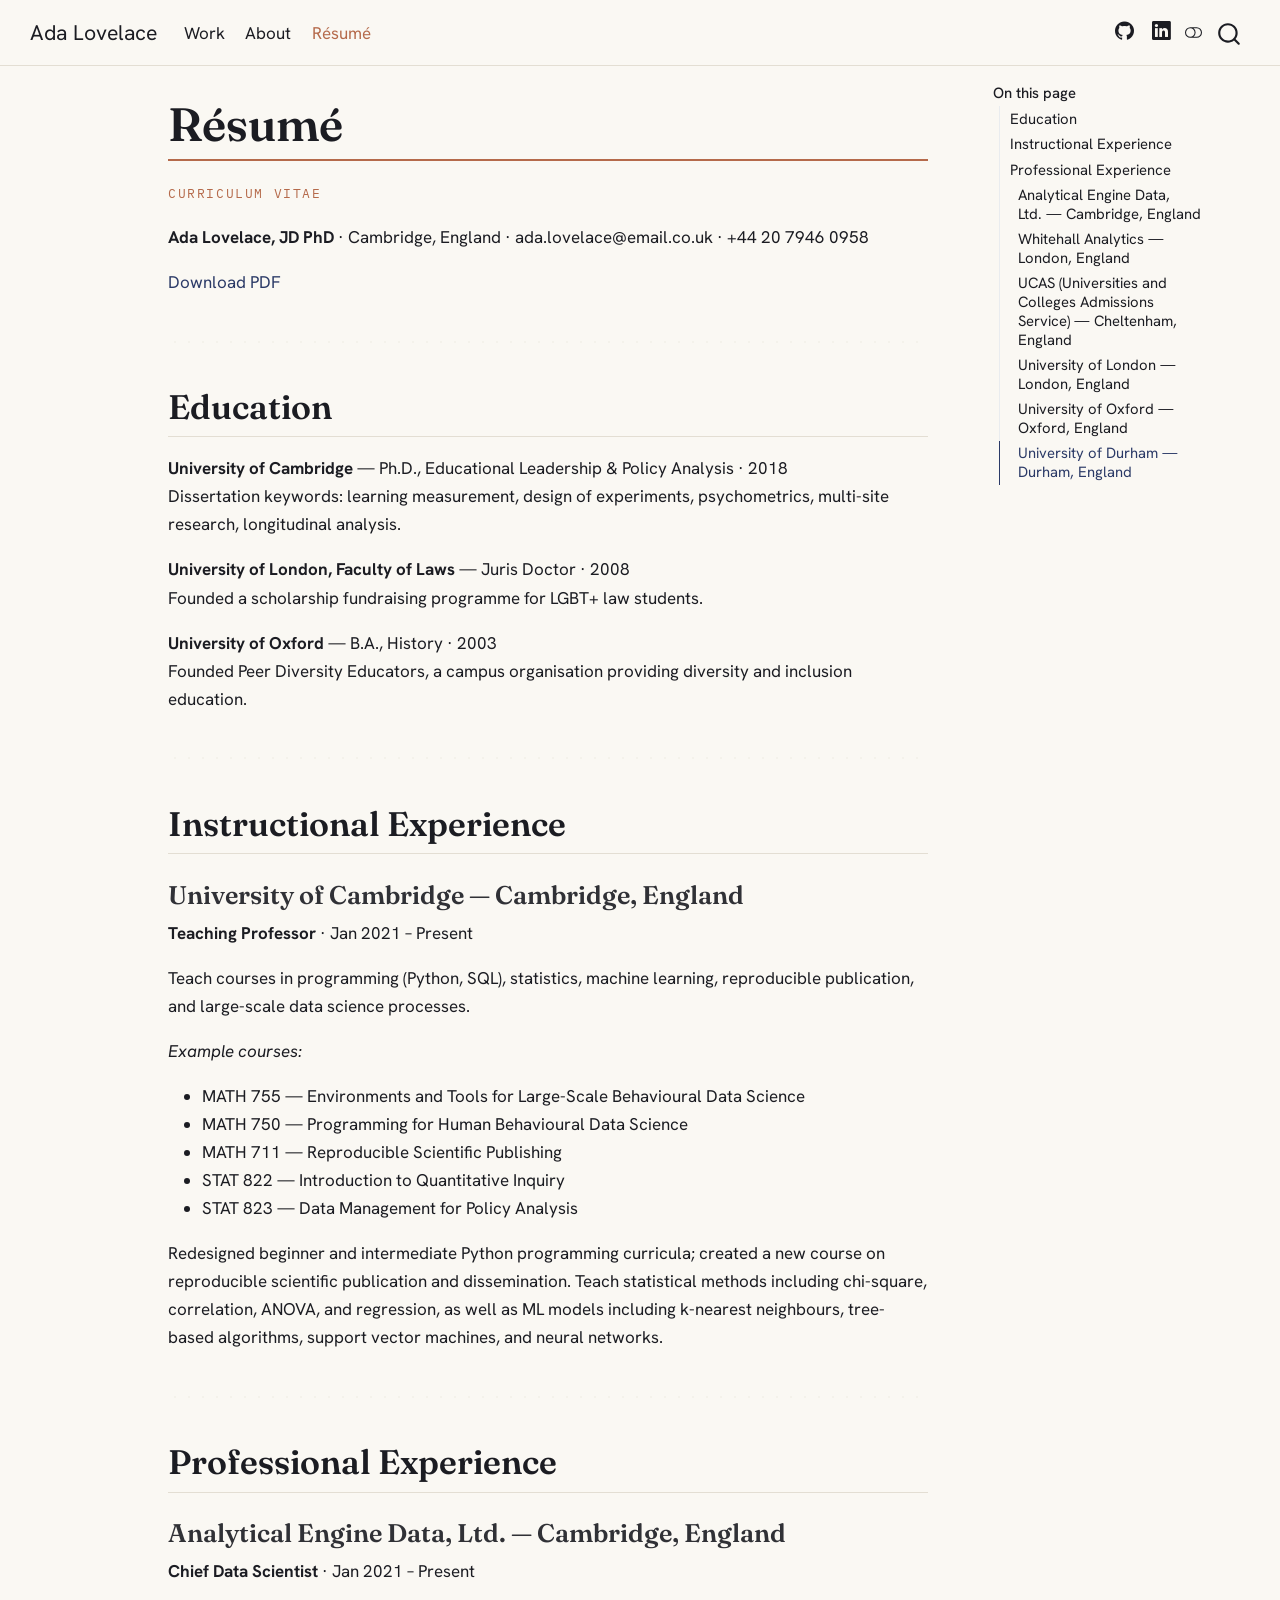
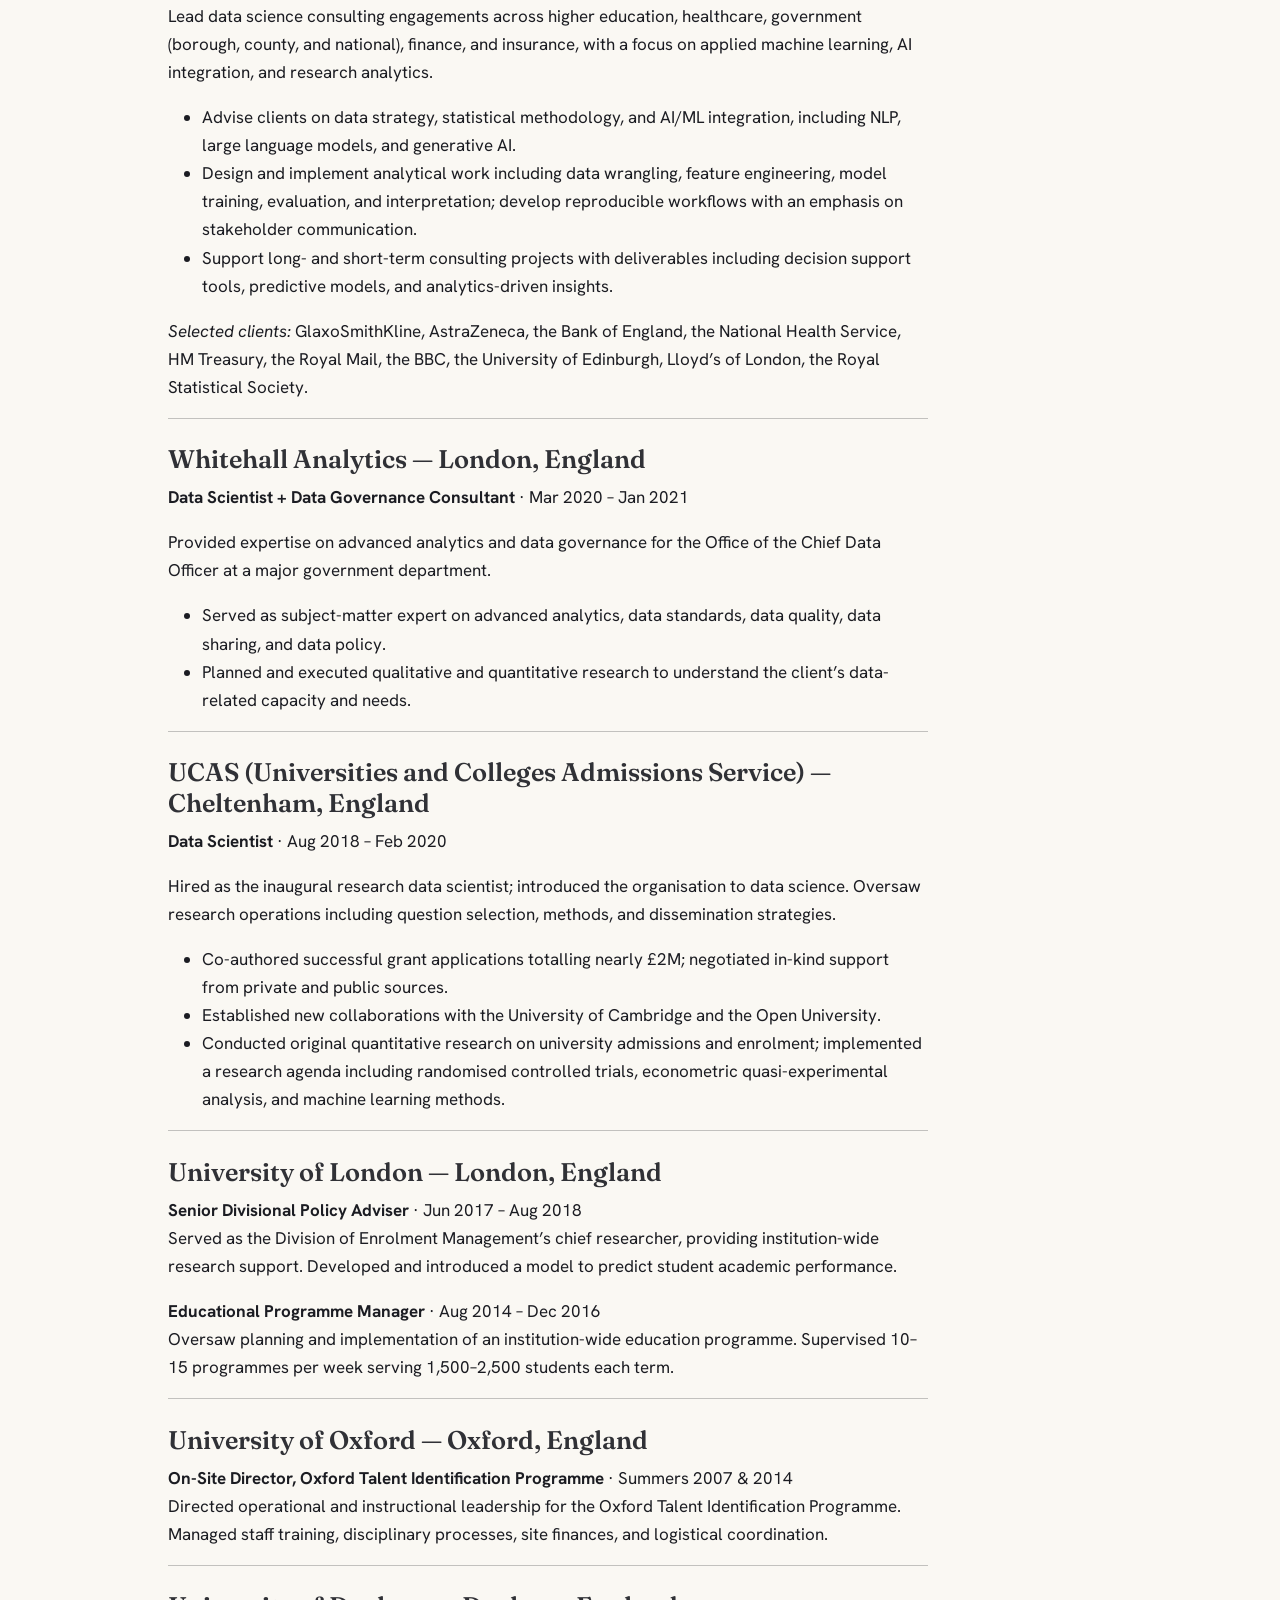
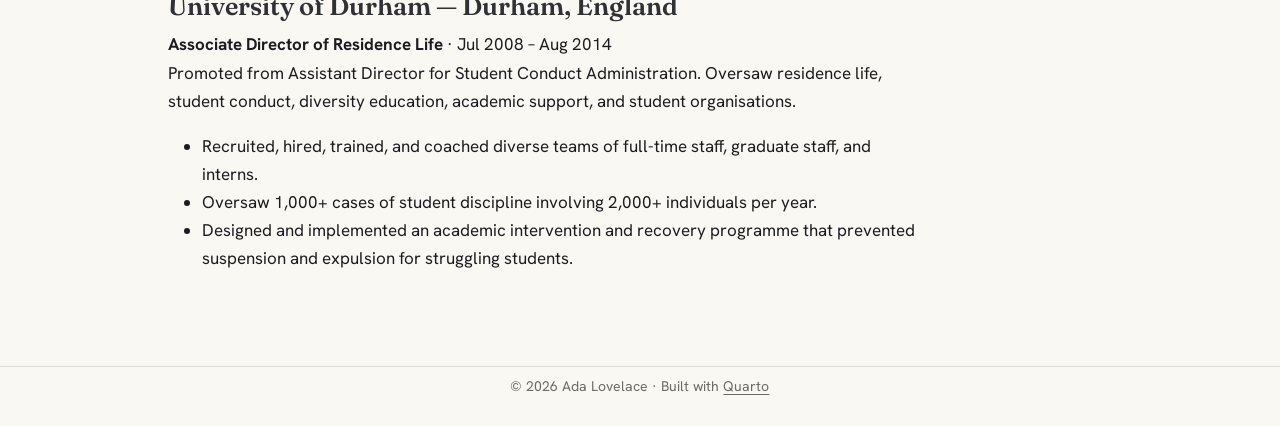
<file: resume.html>
<!DOCTYPE html>
<html xmlns="http://www.w3.org/1999/xhtml" lang="en" xml:lang="en"><head>

<meta charset="utf-8">
<meta name="generator" content="quarto-1.6.39">

<meta name="viewport" content="width=device-width, initial-scale=1.0, user-scalable=yes">


<title>Résumé – Ada Lovelace</title>
<style>
code{white-space: pre-wrap;}
span.smallcaps{font-variant: small-caps;}
div.columns{display: flex; gap: min(4vw, 1.5em);}
div.column{flex: auto; overflow-x: auto;}
div.hanging-indent{margin-left: 1.5em; text-indent: -1.5em;}
ul.task-list{list-style: none;}
ul.task-list li input[type="checkbox"] {
  width: 0.8em;
  margin: 0 0.8em 0.2em -1em; /* quarto-specific, see https://github.com/quarto-dev/quarto-cli/issues/4556 */ 
  vertical-align: middle;
}
</style>


<script src="site_libs/quarto-nav/quarto-nav.js"></script>
<script src="site_libs/clipboard/clipboard.min.js"></script>
<script src="site_libs/quarto-search/autocomplete.umd.js"></script>
<script src="site_libs/quarto-search/fuse.min.js"></script>
<script src="site_libs/quarto-search/quarto-search.js"></script>
<meta name="quarto:offset" content="./">
<script src="site_libs/quarto-html/quarto.js"></script>
<script src="site_libs/quarto-html/popper.min.js"></script>
<script src="site_libs/quarto-html/tippy.umd.min.js"></script>
<script src="site_libs/quarto-html/anchor.min.js"></script>
<link href="site_libs/quarto-html/tippy.css" rel="stylesheet">
<link href="site_libs/quarto-html/quarto-syntax-highlighting-68b01a6d82ac1fcd82f922e65883368a.css" rel="stylesheet" class="quarto-color-scheme" id="quarto-text-highlighting-styles">
<link href="site_libs/quarto-html/quarto-syntax-highlighting-dark-0271683416a89e55b739dd8ff60aaa2a.css" rel="prefetch" class="quarto-color-scheme quarto-color-alternate" id="quarto-text-highlighting-styles">
<script src="site_libs/bootstrap/bootstrap.min.js"></script>
<link href="site_libs/bootstrap/bootstrap-icons.css" rel="stylesheet">
<link href="site_libs/bootstrap/bootstrap-ee77c2ffbc31dbb2c065d60133a9d655.min.css" rel="stylesheet" append-hash="true" class="quarto-color-scheme" id="quarto-bootstrap" data-mode="light">
<link href="site_libs/bootstrap/bootstrap-dark-a4879f17e1941e5eba6d759747a8cfd6.min.css" rel="prefetch" append-hash="true" class="quarto-color-scheme quarto-color-alternate" id="quarto-bootstrap" data-mode="light">
<script id="quarto-search-options" type="application/json">{
  "location": "navbar",
  "copy-button": false,
  "collapse-after": 3,
  "panel-placement": "end",
  "type": "overlay",
  "limit": 50,
  "keyboard-shortcut": [
    "f",
    "/",
    "s"
  ],
  "show-item-context": false,
  "language": {
    "search-no-results-text": "No results",
    "search-matching-documents-text": "matching documents",
    "search-copy-link-title": "Copy link to search",
    "search-hide-matches-text": "Hide additional matches",
    "search-more-match-text": "more match in this document",
    "search-more-matches-text": "more matches in this document",
    "search-clear-button-title": "Clear",
    "search-text-placeholder": "",
    "search-detached-cancel-button-title": "Cancel",
    "search-submit-button-title": "Submit",
    "search-label": "Search"
  }
}</script>
<style>html{ scroll-behavior: smooth; }</style>


</head>

<body class="nav-fixed">

<div id="quarto-search-results"></div>
  <header id="quarto-header" class="headroom fixed-top">
    <nav class="navbar navbar-expand-lg " data-bs-theme="dark">
      <div class="navbar-container container-fluid">
      <div class="navbar-brand-container mx-auto">
    <a class="navbar-brand" href="./index.html">
    <span class="navbar-title">Ada Lovelace</span>
    </a>
  </div>
            <div id="quarto-search" class="" title="Search"></div>
          <button class="navbar-toggler" type="button" data-bs-toggle="collapse" data-bs-target="#navbarCollapse" aria-controls="navbarCollapse" role="menu" aria-expanded="false" aria-label="Toggle navigation" onclick="if (window.quartoToggleHeadroom) { window.quartoToggleHeadroom(); }">
  <span class="navbar-toggler-icon"></span>
</button>
          <div class="collapse navbar-collapse" id="navbarCollapse">
            <ul class="navbar-nav navbar-nav-scroll me-auto">
  <li class="nav-item">
    <a class="nav-link" href="./projects.html"> 
<span class="menu-text">Work</span></a>
  </li>  
  <li class="nav-item">
    <a class="nav-link" href="./about.html"> 
<span class="menu-text">About</span></a>
  </li>  
  <li class="nav-item">
    <a class="nav-link active" href="./resume.html" aria-current="page"> 
<span class="menu-text">Résumé</span></a>
  </li>  
</ul>
            <ul class="navbar-nav navbar-nav-scroll ms-auto">
  <li class="nav-item compact">
    <a class="nav-link" href="https://github.com/adalovelace"> <i class="bi bi-github" role="img">
</i> 
<span class="menu-text"></span></a>
  </li>  
  <li class="nav-item compact">
    <a class="nav-link" href="https://www.linkedin.com/in/adalovelace/"> <i class="bi bi-linkedin" role="img">
</i> 
<span class="menu-text"></span></a>
  </li>  
</ul>
          </div> <!-- /navcollapse -->
            <div class="quarto-navbar-tools">
  <a href="" class="quarto-color-scheme-toggle quarto-navigation-tool  px-1" onclick="window.quartoToggleColorScheme(); return false;" title="Toggle dark mode"><i class="bi"></i></a>
</div>
      </div> <!-- /container-fluid -->
    </nav>
</header>
<!-- content -->
<div id="quarto-content" class="quarto-container page-columns page-rows-contents page-layout-article page-navbar">
<!-- sidebar -->
<!-- margin-sidebar -->
    <div id="quarto-margin-sidebar" class="sidebar margin-sidebar">
        <nav id="TOC" role="doc-toc" class="toc-active">
    <h2 id="toc-title">On this page</h2>
   
  <ul>
  <li><a href="#education" id="toc-education" class="nav-link active" data-scroll-target="#education">Education</a></li>
  <li><a href="#instructional-experience" id="toc-instructional-experience" class="nav-link" data-scroll-target="#instructional-experience">Instructional Experience</a>
  <ul class="collapse">
  <li><a href="#university-of-cambridge-cambridge-england" id="toc-university-of-cambridge-cambridge-england" class="nav-link" data-scroll-target="#university-of-cambridge-cambridge-england">University of Cambridge — Cambridge, England</a></li>
  </ul></li>
  <li><a href="#professional-experience" id="toc-professional-experience" class="nav-link" data-scroll-target="#professional-experience">Professional Experience</a>
  <ul class="collapse">
  <li><a href="#analytical-engine-data-ltd.-cambridge-england" id="toc-analytical-engine-data-ltd.-cambridge-england" class="nav-link" data-scroll-target="#analytical-engine-data-ltd.-cambridge-england">Analytical Engine Data, Ltd.&nbsp;— Cambridge, England</a></li>
  <li><a href="#whitehall-analytics-london-england" id="toc-whitehall-analytics-london-england" class="nav-link" data-scroll-target="#whitehall-analytics-london-england">Whitehall Analytics — London, England</a></li>
  <li><a href="#ucas-universities-and-colleges-admissions-service-cheltenham-england" id="toc-ucas-universities-and-colleges-admissions-service-cheltenham-england" class="nav-link" data-scroll-target="#ucas-universities-and-colleges-admissions-service-cheltenham-england">UCAS (Universities and Colleges Admissions Service) — Cheltenham, England</a></li>
  <li><a href="#university-of-london-london-england" id="toc-university-of-london-london-england" class="nav-link" data-scroll-target="#university-of-london-london-england">University of London — London, England</a></li>
  <li><a href="#university-of-oxford-oxford-england" id="toc-university-of-oxford-oxford-england" class="nav-link" data-scroll-target="#university-of-oxford-oxford-england">University of Oxford — Oxford, England</a></li>
  <li><a href="#university-of-durham-durham-england" id="toc-university-of-durham-durham-england" class="nav-link" data-scroll-target="#university-of-durham-durham-england">University of Durham — Durham, England</a></li>
  </ul></li>
  </ul>
</nav>
    </div>
<!-- main -->
<main class="content" id="quarto-document-content">

<header id="title-block-header" class="quarto-title-block default">
<div class="quarto-title">
<h1 class="title">Résumé</h1>
</div>



<div class="quarto-title-meta">

    
  
    
  </div>
  


</header>


<p><span class="eyebrow">CURRICULUM VITAE</span></p>
<p><strong>Ada Lovelace, JD PhD</strong> · Cambridge, England · ada.lovelace@email.co.uk · +44 20 7946 0958</p>
<p><a href="assets/Ada_Lovelace_CV.pdf">Download PDF</a></p>
<hr class="punch">
<section id="education" class="level2">
<h2 class="anchored" data-anchor-id="education">Education</h2>
<p><strong>University of Cambridge</strong> — Ph.D., Educational Leadership &amp; Policy Analysis · 2018<br>
Dissertation keywords: learning measurement, design of experiments, psychometrics, multi-site research, longitudinal analysis.</p>
<p><strong>University of London, Faculty of Laws</strong> — Juris Doctor · 2008<br>
Founded a scholarship fundraising programme for LGBT+ law students.</p>
<p><strong>University of Oxford</strong> — B.A., History · 2003<br>
Founded Peer Diversity Educators, a campus organisation providing diversity and inclusion education.</p>
<hr class="punch">
</section>
<section id="instructional-experience" class="level2">
<h2 class="anchored" data-anchor-id="instructional-experience">Instructional Experience</h2>
<section id="university-of-cambridge-cambridge-england" class="level3">
<h3 class="anchored" data-anchor-id="university-of-cambridge-cambridge-england">University of Cambridge — Cambridge, England</h3>
<p><strong>Teaching Professor</strong> · Jan 2021 – Present</p>
<p>Teach courses in programming (Python, SQL), statistics, machine learning, reproducible publication, and large-scale data science processes.</p>
<p><em>Example courses:</em></p>
<ul>
<li>MATH 755 — Environments and Tools for Large-Scale Behavioural Data Science</li>
<li>MATH 750 — Programming for Human Behavioural Data Science</li>
<li>MATH 711 — Reproducible Scientific Publishing</li>
<li>STAT 822 — Introduction to Quantitative Inquiry</li>
<li>STAT 823 — Data Management for Policy Analysis</li>
</ul>
<p>Redesigned beginner and intermediate Python programming curricula; created a new course on reproducible scientific publication and dissemination. Teach statistical methods including chi-square, correlation, ANOVA, and regression, as well as ML models including k-nearest neighbours, tree-based algorithms, support vector machines, and neural networks.</p>
<hr class="punch">
</section>
</section>
<section id="professional-experience" class="level2">
<h2 class="anchored" data-anchor-id="professional-experience">Professional Experience</h2>
<section id="analytical-engine-data-ltd.-cambridge-england" class="level3">
<h3 class="anchored" data-anchor-id="analytical-engine-data-ltd.-cambridge-england">Analytical Engine Data, Ltd.&nbsp;— Cambridge, England</h3>
<p><strong>Chief Data Scientist</strong> · Jan 2021 – Present</p>
<p>Lead data science consulting engagements across higher education, healthcare, government (borough, county, and national), finance, and insurance, with a focus on applied machine learning, AI integration, and research analytics.</p>
<ul>
<li>Advise clients on data strategy, statistical methodology, and AI/ML integration, including NLP, large language models, and generative AI.</li>
<li>Design and implement analytical work including data wrangling, feature engineering, model training, evaluation, and interpretation; develop reproducible workflows with an emphasis on stakeholder communication.</li>
<li>Support long- and short-term consulting projects with deliverables including decision support tools, predictive models, and analytics-driven insights.</li>
</ul>
<p><em>Selected clients:</em> GlaxoSmithKline, AstraZeneca, the Bank of England, the National Health Service, HM Treasury, the Royal Mail, the BBC, the University of Edinburgh, Lloyd’s of London, the Royal Statistical Society.</p>
<hr>
</section>
<section id="whitehall-analytics-london-england" class="level3">
<h3 class="anchored" data-anchor-id="whitehall-analytics-london-england">Whitehall Analytics — London, England</h3>
<p><strong>Data Scientist + Data Governance Consultant</strong> · Mar 2020 – Jan 2021</p>
<p>Provided expertise on advanced analytics and data governance for the Office of the Chief Data Officer at a major government department.</p>
<ul>
<li>Served as subject-matter expert on advanced analytics, data standards, data quality, data sharing, and data policy.</li>
<li>Planned and executed qualitative and quantitative research to understand the client’s data-related capacity and needs.</li>
</ul>
<hr>
</section>
<section id="ucas-universities-and-colleges-admissions-service-cheltenham-england" class="level3">
<h3 class="anchored" data-anchor-id="ucas-universities-and-colleges-admissions-service-cheltenham-england">UCAS (Universities and Colleges Admissions Service) — Cheltenham, England</h3>
<p><strong>Data Scientist</strong> · Aug 2018 – Feb 2020</p>
<p>Hired as the inaugural research data scientist; introduced the organisation to data science. Oversaw research operations including question selection, methods, and dissemination strategies.</p>
<ul>
<li>Co-authored successful grant applications totalling nearly £2M; negotiated in-kind support from private and public sources.</li>
<li>Established new collaborations with the University of Cambridge and the Open University.</li>
<li>Conducted original quantitative research on university admissions and enrolment; implemented a research agenda including randomised controlled trials, econometric quasi-experimental analysis, and machine learning methods.</li>
</ul>
<hr>
</section>
<section id="university-of-london-london-england" class="level3">
<h3 class="anchored" data-anchor-id="university-of-london-london-england">University of London — London, England</h3>
<p><strong>Senior Divisional Policy Adviser</strong> · Jun 2017 – Aug 2018<br>
Served as the Division of Enrolment Management’s chief researcher, providing institution-wide research support. Developed and introduced a model to predict student academic performance.</p>
<p><strong>Educational Programme Manager</strong> · Aug 2014 – Dec 2016<br>
Oversaw planning and implementation of an institution-wide education programme. Supervised 10–15 programmes per week serving 1,500–2,500 students each term.</p>
<hr>
</section>
<section id="university-of-oxford-oxford-england" class="level3">
<h3 class="anchored" data-anchor-id="university-of-oxford-oxford-england">University of Oxford — Oxford, England</h3>
<p><strong>On-Site Director, Oxford Talent Identification Programme</strong> · Summers 2007 &amp; 2014<br>
Directed operational and instructional leadership for the Oxford Talent Identification Programme. Managed staff training, disciplinary processes, site finances, and logistical coordination.</p>
<hr>
</section>
<section id="university-of-durham-durham-england" class="level3">
<h3 class="anchored" data-anchor-id="university-of-durham-durham-england">University of Durham — Durham, England</h3>
<p><strong>Associate Director of Residence Life</strong> · Jul 2008 – Aug 2014<br>
Promoted from Assistant Director for Student Conduct Administration. Oversaw residence life, student conduct, diversity education, academic support, and student organisations.</p>
<ul>
<li>Recruited, hired, trained, and coached diverse teams of full-time staff, graduate staff, and interns.</li>
<li>Oversaw 1,000+ cases of student discipline involving 2,000+ individuals per year.</li>
<li>Designed and implemented an academic intervention and recovery programme that prevented suspension and expulsion for struggling students.</li>
</ul>


</section>
</section>

</main> <!-- /main -->
<script id="quarto-html-after-body" type="application/javascript">
window.document.addEventListener("DOMContentLoaded", function (event) {
  const toggleBodyColorMode = (bsSheetEl) => {
    const mode = bsSheetEl.getAttribute("data-mode");
    const bodyEl = window.document.querySelector("body");
    if (mode === "dark") {
      bodyEl.classList.add("quarto-dark");
      bodyEl.classList.remove("quarto-light");
    } else {
      bodyEl.classList.add("quarto-light");
      bodyEl.classList.remove("quarto-dark");
    }
  }
  const toggleBodyColorPrimary = () => {
    const bsSheetEl = window.document.querySelector("link#quarto-bootstrap");
    if (bsSheetEl) {
      toggleBodyColorMode(bsSheetEl);
    }
  }
  toggleBodyColorPrimary();  
  const disableStylesheet = (stylesheets) => {
    for (let i=0; i < stylesheets.length; i++) {
      const stylesheet = stylesheets[i];
      stylesheet.rel = 'prefetch';
    }
  }
  const enableStylesheet = (stylesheets) => {
    for (let i=0; i < stylesheets.length; i++) {
      const stylesheet = stylesheets[i];
      stylesheet.rel = 'stylesheet';
    }
  }
  const manageTransitions = (selector, allowTransitions) => {
    const els = window.document.querySelectorAll(selector);
    for (let i=0; i < els.length; i++) {
      const el = els[i];
      if (allowTransitions) {
        el.classList.remove('notransition');
      } else {
        el.classList.add('notransition');
      }
    }
  }
  const toggleGiscusIfUsed = (isAlternate, darkModeDefault) => {
    const baseTheme = document.querySelector('#giscus-base-theme')?.value ?? 'light';
    const alternateTheme = document.querySelector('#giscus-alt-theme')?.value ?? 'dark';
    let newTheme = '';
    if(darkModeDefault) {
      newTheme = isAlternate ? baseTheme : alternateTheme;
    } else {
      newTheme = isAlternate ? alternateTheme : baseTheme;
    }
    const changeGiscusTheme = () => {
      // From: https://github.com/giscus/giscus/issues/336
      const sendMessage = (message) => {
        const iframe = document.querySelector('iframe.giscus-frame');
        if (!iframe) return;
        iframe.contentWindow.postMessage({ giscus: message }, 'https://giscus.app');
      }
      sendMessage({
        setConfig: {
          theme: newTheme
        }
      });
    }
    const isGiscussLoaded = window.document.querySelector('iframe.giscus-frame') !== null;
    if (isGiscussLoaded) {
      changeGiscusTheme();
    }
  }
  const toggleColorMode = (alternate) => {
    // Switch the stylesheets
    const alternateStylesheets = window.document.querySelectorAll('link.quarto-color-scheme.quarto-color-alternate');
    manageTransitions('#quarto-margin-sidebar .nav-link', false);
    if (alternate) {
      enableStylesheet(alternateStylesheets);
      for (const sheetNode of alternateStylesheets) {
        if (sheetNode.id === "quarto-bootstrap") {
          toggleBodyColorMode(sheetNode);
        }
      }
    } else {
      disableStylesheet(alternateStylesheets);
      toggleBodyColorPrimary();
    }
    manageTransitions('#quarto-margin-sidebar .nav-link', true);
    // Switch the toggles
    const toggles = window.document.querySelectorAll('.quarto-color-scheme-toggle');
    for (let i=0; i < toggles.length; i++) {
      const toggle = toggles[i];
      if (toggle) {
        if (alternate) {
          toggle.classList.add("alternate");     
        } else {
          toggle.classList.remove("alternate");
        }
      }
    }
    // Hack to workaround the fact that safari doesn't
    // properly recolor the scrollbar when toggling (#1455)
    if (navigator.userAgent.indexOf('Safari') > 0 && navigator.userAgent.indexOf('Chrome') == -1) {
      manageTransitions("body", false);
      window.scrollTo(0, 1);
      setTimeout(() => {
        window.scrollTo(0, 0);
        manageTransitions("body", true);
      }, 40);  
    }
  }
  const isFileUrl = () => { 
    return window.location.protocol === 'file:';
  }
  const hasAlternateSentinel = () => {  
    let styleSentinel = getColorSchemeSentinel();
    if (styleSentinel !== null) {
      return styleSentinel === "alternate";
    } else {
      return false;
    }
  }
  const setStyleSentinel = (alternate) => {
    const value = alternate ? "alternate" : "default";
    if (!isFileUrl()) {
      window.localStorage.setItem("quarto-color-scheme", value);
    } else {
      localAlternateSentinel = value;
    }
  }
  const getColorSchemeSentinel = () => {
    if (!isFileUrl()) {
      const storageValue = window.localStorage.getItem("quarto-color-scheme");
      return storageValue != null ? storageValue : localAlternateSentinel;
    } else {
      return localAlternateSentinel;
    }
  }
  const darkModeDefault = false;
  let localAlternateSentinel = darkModeDefault ? 'alternate' : 'default';
  // Dark / light mode switch
  window.quartoToggleColorScheme = () => {
    // Read the current dark / light value 
    let toAlternate = !hasAlternateSentinel();
    toggleColorMode(toAlternate);
    setStyleSentinel(toAlternate);
    toggleGiscusIfUsed(toAlternate, darkModeDefault);
  };
  // Ensure there is a toggle, if there isn't float one in the top right
  if (window.document.querySelector('.quarto-color-scheme-toggle') === null) {
    const a = window.document.createElement('a');
    a.classList.add('top-right');
    a.classList.add('quarto-color-scheme-toggle');
    a.href = "";
    a.onclick = function() { try { window.quartoToggleColorScheme(); } catch {} return false; };
    const i = window.document.createElement("i");
    i.classList.add('bi');
    a.appendChild(i);
    window.document.body.appendChild(a);
  }
  // Switch to dark mode if need be
  if (hasAlternateSentinel()) {
    toggleColorMode(true);
  } else {
    toggleColorMode(false);
  }
  const icon = "";
  const anchorJS = new window.AnchorJS();
  anchorJS.options = {
    placement: 'right',
    icon: icon
  };
  anchorJS.add('.anchored');
  const isCodeAnnotation = (el) => {
    for (const clz of el.classList) {
      if (clz.startsWith('code-annotation-')) {                     
        return true;
      }
    }
    return false;
  }
  const onCopySuccess = function(e) {
    // button target
    const button = e.trigger;
    // don't keep focus
    button.blur();
    // flash "checked"
    button.classList.add('code-copy-button-checked');
    var currentTitle = button.getAttribute("title");
    button.setAttribute("title", "Copied!");
    let tooltip;
    if (window.bootstrap) {
      button.setAttribute("data-bs-toggle", "tooltip");
      button.setAttribute("data-bs-placement", "left");
      button.setAttribute("data-bs-title", "Copied!");
      tooltip = new bootstrap.Tooltip(button, 
        { trigger: "manual", 
          customClass: "code-copy-button-tooltip",
          offset: [0, -8]});
      tooltip.show();    
    }
    setTimeout(function() {
      if (tooltip) {
        tooltip.hide();
        button.removeAttribute("data-bs-title");
        button.removeAttribute("data-bs-toggle");
        button.removeAttribute("data-bs-placement");
      }
      button.setAttribute("title", currentTitle);
      button.classList.remove('code-copy-button-checked');
    }, 1000);
    // clear code selection
    e.clearSelection();
  }
  const getTextToCopy = function(trigger) {
      const codeEl = trigger.previousElementSibling.cloneNode(true);
      for (const childEl of codeEl.children) {
        if (isCodeAnnotation(childEl)) {
          childEl.remove();
        }
      }
      return codeEl.innerText;
  }
  const clipboard = new window.ClipboardJS('.code-copy-button:not([data-in-quarto-modal])', {
    text: getTextToCopy
  });
  clipboard.on('success', onCopySuccess);
  if (window.document.getElementById('quarto-embedded-source-code-modal')) {
    const clipboardModal = new window.ClipboardJS('.code-copy-button[data-in-quarto-modal]', {
      text: getTextToCopy,
      container: window.document.getElementById('quarto-embedded-source-code-modal')
    });
    clipboardModal.on('success', onCopySuccess);
  }
    var localhostRegex = new RegExp(/^(?:http|https):\/\/localhost\:?[0-9]*\//);
    var mailtoRegex = new RegExp(/^mailto:/);
      var filterRegex = new RegExp("https:\/\/adalovlace\.github\.io\/AdaPortfolio\/");
    var isInternal = (href) => {
        return filterRegex.test(href) || localhostRegex.test(href) || mailtoRegex.test(href);
    }
    // Inspect non-navigation links and adorn them if external
 	var links = window.document.querySelectorAll('a[href]:not(.nav-link):not(.navbar-brand):not(.toc-action):not(.sidebar-link):not(.sidebar-item-toggle):not(.pagination-link):not(.no-external):not([aria-hidden]):not(.dropdown-item):not(.quarto-navigation-tool):not(.about-link)');
    for (var i=0; i<links.length; i++) {
      const link = links[i];
      if (!isInternal(link.href)) {
        // undo the damage that might have been done by quarto-nav.js in the case of
        // links that we want to consider external
        if (link.dataset.originalHref !== undefined) {
          link.href = link.dataset.originalHref;
        }
          // target, if specified
          link.setAttribute("target", "_blank");
          if (link.getAttribute("rel") === null) {
            link.setAttribute("rel", "noopener");
          }
      }
    }
  function tippyHover(el, contentFn, onTriggerFn, onUntriggerFn) {
    const config = {
      allowHTML: true,
      maxWidth: 500,
      delay: 100,
      arrow: false,
      appendTo: function(el) {
          return el.parentElement;
      },
      interactive: true,
      interactiveBorder: 10,
      theme: 'quarto',
      placement: 'bottom-start',
    };
    if (contentFn) {
      config.content = contentFn;
    }
    if (onTriggerFn) {
      config.onTrigger = onTriggerFn;
    }
    if (onUntriggerFn) {
      config.onUntrigger = onUntriggerFn;
    }
    window.tippy(el, config); 
  }
  const noterefs = window.document.querySelectorAll('a[role="doc-noteref"]');
  for (var i=0; i<noterefs.length; i++) {
    const ref = noterefs[i];
    tippyHover(ref, function() {
      // use id or data attribute instead here
      let href = ref.getAttribute('data-footnote-href') || ref.getAttribute('href');
      try { href = new URL(href).hash; } catch {}
      const id = href.replace(/^#\/?/, "");
      const note = window.document.getElementById(id);
      if (note) {
        return note.innerHTML;
      } else {
        return "";
      }
    });
  }
  const xrefs = window.document.querySelectorAll('a.quarto-xref');
  const processXRef = (id, note) => {
    // Strip column container classes
    const stripColumnClz = (el) => {
      el.classList.remove("page-full", "page-columns");
      if (el.children) {
        for (const child of el.children) {
          stripColumnClz(child);
        }
      }
    }
    stripColumnClz(note)
    if (id === null || id.startsWith('sec-')) {
      // Special case sections, only their first couple elements
      const container = document.createElement("div");
      if (note.children && note.children.length > 2) {
        container.appendChild(note.children[0].cloneNode(true));
        for (let i = 1; i < note.children.length; i++) {
          const child = note.children[i];
          if (child.tagName === "P" && child.innerText === "") {
            continue;
          } else {
            container.appendChild(child.cloneNode(true));
            break;
          }
        }
        if (window.Quarto?.typesetMath) {
          window.Quarto.typesetMath(container);
        }
        return container.innerHTML
      } else {
        if (window.Quarto?.typesetMath) {
          window.Quarto.typesetMath(note);
        }
        return note.innerHTML;
      }
    } else {
      // Remove any anchor links if they are present
      const anchorLink = note.querySelector('a.anchorjs-link');
      if (anchorLink) {
        anchorLink.remove();
      }
      if (window.Quarto?.typesetMath) {
        window.Quarto.typesetMath(note);
      }
      if (note.classList.contains("callout")) {
        return note.outerHTML;
      } else {
        return note.innerHTML;
      }
    }
  }
  for (var i=0; i<xrefs.length; i++) {
    const xref = xrefs[i];
    tippyHover(xref, undefined, function(instance) {
      instance.disable();
      let url = xref.getAttribute('href');
      let hash = undefined; 
      if (url.startsWith('#')) {
        hash = url;
      } else {
        try { hash = new URL(url).hash; } catch {}
      }
      if (hash) {
        const id = hash.replace(/^#\/?/, "");
        const note = window.document.getElementById(id);
        if (note !== null) {
          try {
            const html = processXRef(id, note.cloneNode(true));
            instance.setContent(html);
          } finally {
            instance.enable();
            instance.show();
          }
        } else {
          // See if we can fetch this
          fetch(url.split('#')[0])
          .then(res => res.text())
          .then(html => {
            const parser = new DOMParser();
            const htmlDoc = parser.parseFromString(html, "text/html");
            const note = htmlDoc.getElementById(id);
            if (note !== null) {
              const html = processXRef(id, note);
              instance.setContent(html);
            } 
          }).finally(() => {
            instance.enable();
            instance.show();
          });
        }
      } else {
        // See if we can fetch a full url (with no hash to target)
        // This is a special case and we should probably do some content thinning / targeting
        fetch(url)
        .then(res => res.text())
        .then(html => {
          const parser = new DOMParser();
          const htmlDoc = parser.parseFromString(html, "text/html");
          const note = htmlDoc.querySelector('main.content');
          if (note !== null) {
            // This should only happen for chapter cross references
            // (since there is no id in the URL)
            // remove the first header
            if (note.children.length > 0 && note.children[0].tagName === "HEADER") {
              note.children[0].remove();
            }
            const html = processXRef(null, note);
            instance.setContent(html);
          } 
        }).finally(() => {
          instance.enable();
          instance.show();
        });
      }
    }, function(instance) {
    });
  }
      let selectedAnnoteEl;
      const selectorForAnnotation = ( cell, annotation) => {
        let cellAttr = 'data-code-cell="' + cell + '"';
        let lineAttr = 'data-code-annotation="' +  annotation + '"';
        const selector = 'span[' + cellAttr + '][' + lineAttr + ']';
        return selector;
      }
      const selectCodeLines = (annoteEl) => {
        const doc = window.document;
        const targetCell = annoteEl.getAttribute("data-target-cell");
        const targetAnnotation = annoteEl.getAttribute("data-target-annotation");
        const annoteSpan = window.document.querySelector(selectorForAnnotation(targetCell, targetAnnotation));
        const lines = annoteSpan.getAttribute("data-code-lines").split(",");
        const lineIds = lines.map((line) => {
          return targetCell + "-" + line;
        })
        let top = null;
        let height = null;
        let parent = null;
        if (lineIds.length > 0) {
            //compute the position of the single el (top and bottom and make a div)
            const el = window.document.getElementById(lineIds[0]);
            top = el.offsetTop;
            height = el.offsetHeight;
            parent = el.parentElement.parentElement;
          if (lineIds.length > 1) {
            const lastEl = window.document.getElementById(lineIds[lineIds.length - 1]);
            const bottom = lastEl.offsetTop + lastEl.offsetHeight;
            height = bottom - top;
          }
          if (top !== null && height !== null && parent !== null) {
            // cook up a div (if necessary) and position it 
            let div = window.document.getElementById("code-annotation-line-highlight");
            if (div === null) {
              div = window.document.createElement("div");
              div.setAttribute("id", "code-annotation-line-highlight");
              div.style.position = 'absolute';
              parent.appendChild(div);
            }
            div.style.top = top - 2 + "px";
            div.style.height = height + 4 + "px";
            div.style.left = 0;
            let gutterDiv = window.document.getElementById("code-annotation-line-highlight-gutter");
            if (gutterDiv === null) {
              gutterDiv = window.document.createElement("div");
              gutterDiv.setAttribute("id", "code-annotation-line-highlight-gutter");
              gutterDiv.style.position = 'absolute';
              const codeCell = window.document.getElementById(targetCell);
              const gutter = codeCell.querySelector('.code-annotation-gutter');
              gutter.appendChild(gutterDiv);
            }
            gutterDiv.style.top = top - 2 + "px";
            gutterDiv.style.height = height + 4 + "px";
          }
          selectedAnnoteEl = annoteEl;
        }
      };
      const unselectCodeLines = () => {
        const elementsIds = ["code-annotation-line-highlight", "code-annotation-line-highlight-gutter"];
        elementsIds.forEach((elId) => {
          const div = window.document.getElementById(elId);
          if (div) {
            div.remove();
          }
        });
        selectedAnnoteEl = undefined;
      };
        // Handle positioning of the toggle
    window.addEventListener(
      "resize",
      throttle(() => {
        elRect = undefined;
        if (selectedAnnoteEl) {
          selectCodeLines(selectedAnnoteEl);
        }
      }, 10)
    );
    function throttle(fn, ms) {
    let throttle = false;
    let timer;
      return (...args) => {
        if(!throttle) { // first call gets through
            fn.apply(this, args);
            throttle = true;
        } else { // all the others get throttled
            if(timer) clearTimeout(timer); // cancel #2
            timer = setTimeout(() => {
              fn.apply(this, args);
              timer = throttle = false;
            }, ms);
        }
      };
    }
      // Attach click handler to the DT
      const annoteDls = window.document.querySelectorAll('dt[data-target-cell]');
      for (const annoteDlNode of annoteDls) {
        annoteDlNode.addEventListener('click', (event) => {
          const clickedEl = event.target;
          if (clickedEl !== selectedAnnoteEl) {
            unselectCodeLines();
            const activeEl = window.document.querySelector('dt[data-target-cell].code-annotation-active');
            if (activeEl) {
              activeEl.classList.remove('code-annotation-active');
            }
            selectCodeLines(clickedEl);
            clickedEl.classList.add('code-annotation-active');
          } else {
            // Unselect the line
            unselectCodeLines();
            clickedEl.classList.remove('code-annotation-active');
          }
        });
      }
  const findCites = (el) => {
    const parentEl = el.parentElement;
    if (parentEl) {
      const cites = parentEl.dataset.cites;
      if (cites) {
        return {
          el,
          cites: cites.split(' ')
        };
      } else {
        return findCites(el.parentElement)
      }
    } else {
      return undefined;
    }
  };
  var bibliorefs = window.document.querySelectorAll('a[role="doc-biblioref"]');
  for (var i=0; i<bibliorefs.length; i++) {
    const ref = bibliorefs[i];
    const citeInfo = findCites(ref);
    if (citeInfo) {
      tippyHover(citeInfo.el, function() {
        var popup = window.document.createElement('div');
        citeInfo.cites.forEach(function(cite) {
          var citeDiv = window.document.createElement('div');
          citeDiv.classList.add('hanging-indent');
          citeDiv.classList.add('csl-entry');
          var biblioDiv = window.document.getElementById('ref-' + cite);
          if (biblioDiv) {
            citeDiv.innerHTML = biblioDiv.innerHTML;
          }
          popup.appendChild(citeDiv);
        });
        return popup.innerHTML;
      });
    }
  }
});
</script>
</div> <!-- /content -->
<footer class="footer">
  <div class="nav-footer">
    <div class="nav-footer-left">
      &nbsp;
    </div>   
    <div class="nav-footer-center">
<p>© 2026 Ada Lovelace · Built with <a href="https://quarto.org">Quarto</a></p>
</div>
    <div class="nav-footer-right">
      &nbsp;
    </div>
  </div>
</footer>




<script src="site_libs/quarto-html/zenscroll-min.js"></script>
</body></html>
</file>
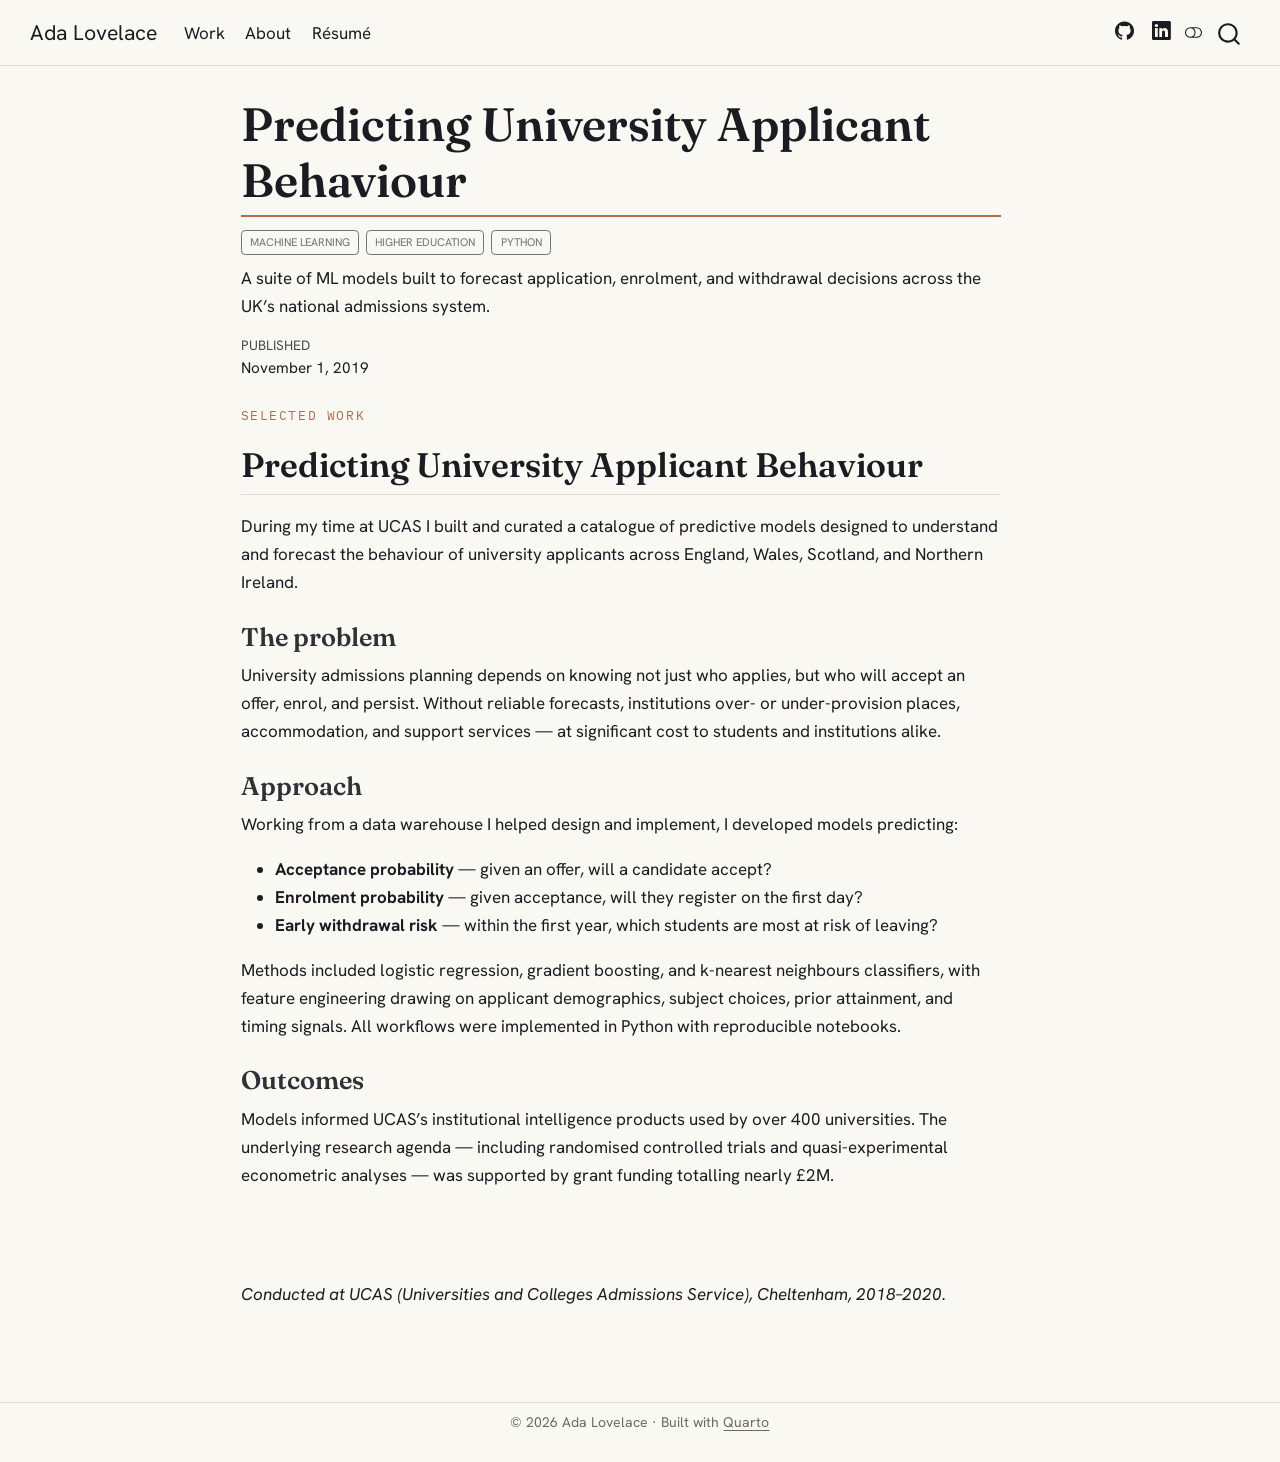
<file: projects/applicant-behaviour-models.html>
<!DOCTYPE html>
<html xmlns="http://www.w3.org/1999/xhtml" lang="en" xml:lang="en"><head>

<meta charset="utf-8">
<meta name="generator" content="quarto-1.6.39">

<meta name="viewport" content="width=device-width, initial-scale=1.0, user-scalable=yes">

<meta name="dcterms.date" content="2019-11-01">
<meta name="description" content="A suite of ML models built to forecast application, enrolment, and withdrawal decisions across the UK’s national admissions system.">

<title>Predicting University Applicant Behaviour – Ada Lovelace</title>
<style>
code{white-space: pre-wrap;}
span.smallcaps{font-variant: small-caps;}
div.columns{display: flex; gap: min(4vw, 1.5em);}
div.column{flex: auto; overflow-x: auto;}
div.hanging-indent{margin-left: 1.5em; text-indent: -1.5em;}
ul.task-list{list-style: none;}
ul.task-list li input[type="checkbox"] {
  width: 0.8em;
  margin: 0 0.8em 0.2em -1em; /* quarto-specific, see https://github.com/quarto-dev/quarto-cli/issues/4556 */ 
  vertical-align: middle;
}
</style>


<script src="../site_libs/quarto-nav/quarto-nav.js"></script>
<script src="../site_libs/clipboard/clipboard.min.js"></script>
<script src="../site_libs/quarto-search/autocomplete.umd.js"></script>
<script src="../site_libs/quarto-search/fuse.min.js"></script>
<script src="../site_libs/quarto-search/quarto-search.js"></script>
<meta name="quarto:offset" content="../">
<script src="../site_libs/quarto-html/quarto.js"></script>
<script src="../site_libs/quarto-html/popper.min.js"></script>
<script src="../site_libs/quarto-html/tippy.umd.min.js"></script>
<script src="../site_libs/quarto-html/anchor.min.js"></script>
<link href="../site_libs/quarto-html/tippy.css" rel="stylesheet">
<link href="../site_libs/quarto-html/quarto-syntax-highlighting-68b01a6d82ac1fcd82f922e65883368a.css" rel="stylesheet" class="quarto-color-scheme" id="quarto-text-highlighting-styles">
<link href="../site_libs/quarto-html/quarto-syntax-highlighting-dark-0271683416a89e55b739dd8ff60aaa2a.css" rel="prefetch" class="quarto-color-scheme quarto-color-alternate" id="quarto-text-highlighting-styles">
<script src="../site_libs/bootstrap/bootstrap.min.js"></script>
<link href="../site_libs/bootstrap/bootstrap-icons.css" rel="stylesheet">
<link href="../site_libs/bootstrap/bootstrap-ee77c2ffbc31dbb2c065d60133a9d655.min.css" rel="stylesheet" append-hash="true" class="quarto-color-scheme" id="quarto-bootstrap" data-mode="light">
<link href="../site_libs/bootstrap/bootstrap-dark-a4879f17e1941e5eba6d759747a8cfd6.min.css" rel="prefetch" append-hash="true" class="quarto-color-scheme quarto-color-alternate" id="quarto-bootstrap" data-mode="light">
<script id="quarto-search-options" type="application/json">{
  "location": "navbar",
  "copy-button": false,
  "collapse-after": 3,
  "panel-placement": "end",
  "type": "overlay",
  "limit": 50,
  "keyboard-shortcut": [
    "f",
    "/",
    "s"
  ],
  "show-item-context": false,
  "language": {
    "search-no-results-text": "No results",
    "search-matching-documents-text": "matching documents",
    "search-copy-link-title": "Copy link to search",
    "search-hide-matches-text": "Hide additional matches",
    "search-more-match-text": "more match in this document",
    "search-more-matches-text": "more matches in this document",
    "search-clear-button-title": "Clear",
    "search-text-placeholder": "",
    "search-detached-cancel-button-title": "Cancel",
    "search-submit-button-title": "Submit",
    "search-label": "Search"
  }
}</script>
<style>html{ scroll-behavior: smooth; }</style>


</head>

<body class="nav-fixed fullcontent">

<div id="quarto-search-results"></div>
  <header id="quarto-header" class="headroom fixed-top">
    <nav class="navbar navbar-expand-lg " data-bs-theme="dark">
      <div class="navbar-container container-fluid">
      <div class="navbar-brand-container mx-auto">
    <a class="navbar-brand" href="../index.html">
    <span class="navbar-title">Ada Lovelace</span>
    </a>
  </div>
            <div id="quarto-search" class="" title="Search"></div>
          <button class="navbar-toggler" type="button" data-bs-toggle="collapse" data-bs-target="#navbarCollapse" aria-controls="navbarCollapse" role="menu" aria-expanded="false" aria-label="Toggle navigation" onclick="if (window.quartoToggleHeadroom) { window.quartoToggleHeadroom(); }">
  <span class="navbar-toggler-icon"></span>
</button>
          <div class="collapse navbar-collapse" id="navbarCollapse">
            <ul class="navbar-nav navbar-nav-scroll me-auto">
  <li class="nav-item">
    <a class="nav-link" href="../projects.html"> 
<span class="menu-text">Work</span></a>
  </li>  
  <li class="nav-item">
    <a class="nav-link" href="../about.html"> 
<span class="menu-text">About</span></a>
  </li>  
  <li class="nav-item">
    <a class="nav-link" href="../resume.html"> 
<span class="menu-text">Résumé</span></a>
  </li>  
</ul>
            <ul class="navbar-nav navbar-nav-scroll ms-auto">
  <li class="nav-item compact">
    <a class="nav-link" href="https://github.com/adalovelace"> <i class="bi bi-github" role="img">
</i> 
<span class="menu-text"></span></a>
  </li>  
  <li class="nav-item compact">
    <a class="nav-link" href="https://www.linkedin.com/in/adalovelace/"> <i class="bi bi-linkedin" role="img">
</i> 
<span class="menu-text"></span></a>
  </li>  
</ul>
          </div> <!-- /navcollapse -->
            <div class="quarto-navbar-tools">
  <a href="" class="quarto-color-scheme-toggle quarto-navigation-tool  px-1" onclick="window.quartoToggleColorScheme(); return false;" title="Toggle dark mode"><i class="bi"></i></a>
</div>
      </div> <!-- /container-fluid -->
    </nav>
</header>
<!-- content -->
<div id="quarto-content" class="quarto-container page-columns page-rows-contents page-layout-article page-navbar">
<!-- sidebar -->
<!-- margin-sidebar -->
    
<!-- main -->
<main class="content" id="quarto-document-content">

<header id="title-block-header" class="quarto-title-block default">
<div class="quarto-title">
<h1 class="title">Predicting University Applicant Behaviour</h1>
  <div class="quarto-categories">
    <div class="quarto-category">machine learning</div>
    <div class="quarto-category">higher education</div>
    <div class="quarto-category">Python</div>
  </div>
  </div>

<div>
  <div class="description">
    A suite of ML models built to forecast application, enrolment, and withdrawal decisions across the UK’s national admissions system.
  </div>
</div>


<div class="quarto-title-meta">

    
    <div>
    <div class="quarto-title-meta-heading">Published</div>
    <div class="quarto-title-meta-contents">
      <p class="date">November 1, 2019</p>
    </div>
  </div>
  
    
  </div>
  


</header>


<p><span class="eyebrow">SELECTED WORK</span></p>
<section id="predicting-university-applicant-behaviour" class="level2">
<h2 class="anchored" data-anchor-id="predicting-university-applicant-behaviour">Predicting University Applicant Behaviour</h2>
<p>During my time at UCAS I built and curated a catalogue of predictive models designed to understand and forecast the behaviour of university applicants across England, Wales, Scotland, and Northern Ireland.</p>
<section id="the-problem" class="level3">
<h3 class="anchored" data-anchor-id="the-problem">The problem</h3>
<p>University admissions planning depends on knowing not just who applies, but who will accept an offer, enrol, and persist. Without reliable forecasts, institutions over- or under-provision places, accommodation, and support services — at significant cost to students and institutions alike.</p>
</section>
<section id="approach" class="level3">
<h3 class="anchored" data-anchor-id="approach">Approach</h3>
<p>Working from a data warehouse I helped design and implement, I developed models predicting:</p>
<ul>
<li><strong>Acceptance probability</strong> — given an offer, will a candidate accept?</li>
<li><strong>Enrolment probability</strong> — given acceptance, will they register on the first day?</li>
<li><strong>Early withdrawal risk</strong> — within the first year, which students are most at risk of leaving?</li>
</ul>
<p>Methods included logistic regression, gradient boosting, and k-nearest neighbours classifiers, with feature engineering drawing on applicant demographics, subject choices, prior attainment, and timing signals. All workflows were implemented in Python with reproducible notebooks.</p>
</section>
<section id="outcomes" class="level3">
<h3 class="anchored" data-anchor-id="outcomes">Outcomes</h3>
<p>Models informed UCAS’s institutional intelligence products used by over 400 universities. The underlying research agenda — including randomised controlled trials and quasi-experimental econometric analyses — was supported by grant funding totalling nearly £2M.</p>
<hr class="punch">
<p><em>Conducted at UCAS (Universities and Colleges Admissions Service), Cheltenham, 2018–2020.</em></p>


</section>
</section>

</main> <!-- /main -->
<script id="quarto-html-after-body" type="application/javascript">
window.document.addEventListener("DOMContentLoaded", function (event) {
  const toggleBodyColorMode = (bsSheetEl) => {
    const mode = bsSheetEl.getAttribute("data-mode");
    const bodyEl = window.document.querySelector("body");
    if (mode === "dark") {
      bodyEl.classList.add("quarto-dark");
      bodyEl.classList.remove("quarto-light");
    } else {
      bodyEl.classList.add("quarto-light");
      bodyEl.classList.remove("quarto-dark");
    }
  }
  const toggleBodyColorPrimary = () => {
    const bsSheetEl = window.document.querySelector("link#quarto-bootstrap");
    if (bsSheetEl) {
      toggleBodyColorMode(bsSheetEl);
    }
  }
  toggleBodyColorPrimary();  
  const disableStylesheet = (stylesheets) => {
    for (let i=0; i < stylesheets.length; i++) {
      const stylesheet = stylesheets[i];
      stylesheet.rel = 'prefetch';
    }
  }
  const enableStylesheet = (stylesheets) => {
    for (let i=0; i < stylesheets.length; i++) {
      const stylesheet = stylesheets[i];
      stylesheet.rel = 'stylesheet';
    }
  }
  const manageTransitions = (selector, allowTransitions) => {
    const els = window.document.querySelectorAll(selector);
    for (let i=0; i < els.length; i++) {
      const el = els[i];
      if (allowTransitions) {
        el.classList.remove('notransition');
      } else {
        el.classList.add('notransition');
      }
    }
  }
  const toggleGiscusIfUsed = (isAlternate, darkModeDefault) => {
    const baseTheme = document.querySelector('#giscus-base-theme')?.value ?? 'light';
    const alternateTheme = document.querySelector('#giscus-alt-theme')?.value ?? 'dark';
    let newTheme = '';
    if(darkModeDefault) {
      newTheme = isAlternate ? baseTheme : alternateTheme;
    } else {
      newTheme = isAlternate ? alternateTheme : baseTheme;
    }
    const changeGiscusTheme = () => {
      // From: https://github.com/giscus/giscus/issues/336
      const sendMessage = (message) => {
        const iframe = document.querySelector('iframe.giscus-frame');
        if (!iframe) return;
        iframe.contentWindow.postMessage({ giscus: message }, 'https://giscus.app');
      }
      sendMessage({
        setConfig: {
          theme: newTheme
        }
      });
    }
    const isGiscussLoaded = window.document.querySelector('iframe.giscus-frame') !== null;
    if (isGiscussLoaded) {
      changeGiscusTheme();
    }
  }
  const toggleColorMode = (alternate) => {
    // Switch the stylesheets
    const alternateStylesheets = window.document.querySelectorAll('link.quarto-color-scheme.quarto-color-alternate');
    manageTransitions('#quarto-margin-sidebar .nav-link', false);
    if (alternate) {
      enableStylesheet(alternateStylesheets);
      for (const sheetNode of alternateStylesheets) {
        if (sheetNode.id === "quarto-bootstrap") {
          toggleBodyColorMode(sheetNode);
        }
      }
    } else {
      disableStylesheet(alternateStylesheets);
      toggleBodyColorPrimary();
    }
    manageTransitions('#quarto-margin-sidebar .nav-link', true);
    // Switch the toggles
    const toggles = window.document.querySelectorAll('.quarto-color-scheme-toggle');
    for (let i=0; i < toggles.length; i++) {
      const toggle = toggles[i];
      if (toggle) {
        if (alternate) {
          toggle.classList.add("alternate");     
        } else {
          toggle.classList.remove("alternate");
        }
      }
    }
    // Hack to workaround the fact that safari doesn't
    // properly recolor the scrollbar when toggling (#1455)
    if (navigator.userAgent.indexOf('Safari') > 0 && navigator.userAgent.indexOf('Chrome') == -1) {
      manageTransitions("body", false);
      window.scrollTo(0, 1);
      setTimeout(() => {
        window.scrollTo(0, 0);
        manageTransitions("body", true);
      }, 40);  
    }
  }
  const isFileUrl = () => { 
    return window.location.protocol === 'file:';
  }
  const hasAlternateSentinel = () => {  
    let styleSentinel = getColorSchemeSentinel();
    if (styleSentinel !== null) {
      return styleSentinel === "alternate";
    } else {
      return false;
    }
  }
  const setStyleSentinel = (alternate) => {
    const value = alternate ? "alternate" : "default";
    if (!isFileUrl()) {
      window.localStorage.setItem("quarto-color-scheme", value);
    } else {
      localAlternateSentinel = value;
    }
  }
  const getColorSchemeSentinel = () => {
    if (!isFileUrl()) {
      const storageValue = window.localStorage.getItem("quarto-color-scheme");
      return storageValue != null ? storageValue : localAlternateSentinel;
    } else {
      return localAlternateSentinel;
    }
  }
  const darkModeDefault = false;
  let localAlternateSentinel = darkModeDefault ? 'alternate' : 'default';
  // Dark / light mode switch
  window.quartoToggleColorScheme = () => {
    // Read the current dark / light value 
    let toAlternate = !hasAlternateSentinel();
    toggleColorMode(toAlternate);
    setStyleSentinel(toAlternate);
    toggleGiscusIfUsed(toAlternate, darkModeDefault);
  };
  // Ensure there is a toggle, if there isn't float one in the top right
  if (window.document.querySelector('.quarto-color-scheme-toggle') === null) {
    const a = window.document.createElement('a');
    a.classList.add('top-right');
    a.classList.add('quarto-color-scheme-toggle');
    a.href = "";
    a.onclick = function() { try { window.quartoToggleColorScheme(); } catch {} return false; };
    const i = window.document.createElement("i");
    i.classList.add('bi');
    a.appendChild(i);
    window.document.body.appendChild(a);
  }
  // Switch to dark mode if need be
  if (hasAlternateSentinel()) {
    toggleColorMode(true);
  } else {
    toggleColorMode(false);
  }
  const icon = "";
  const anchorJS = new window.AnchorJS();
  anchorJS.options = {
    placement: 'right',
    icon: icon
  };
  anchorJS.add('.anchored');
  const isCodeAnnotation = (el) => {
    for (const clz of el.classList) {
      if (clz.startsWith('code-annotation-')) {                     
        return true;
      }
    }
    return false;
  }
  const onCopySuccess = function(e) {
    // button target
    const button = e.trigger;
    // don't keep focus
    button.blur();
    // flash "checked"
    button.classList.add('code-copy-button-checked');
    var currentTitle = button.getAttribute("title");
    button.setAttribute("title", "Copied!");
    let tooltip;
    if (window.bootstrap) {
      button.setAttribute("data-bs-toggle", "tooltip");
      button.setAttribute("data-bs-placement", "left");
      button.setAttribute("data-bs-title", "Copied!");
      tooltip = new bootstrap.Tooltip(button, 
        { trigger: "manual", 
          customClass: "code-copy-button-tooltip",
          offset: [0, -8]});
      tooltip.show();    
    }
    setTimeout(function() {
      if (tooltip) {
        tooltip.hide();
        button.removeAttribute("data-bs-title");
        button.removeAttribute("data-bs-toggle");
        button.removeAttribute("data-bs-placement");
      }
      button.setAttribute("title", currentTitle);
      button.classList.remove('code-copy-button-checked');
    }, 1000);
    // clear code selection
    e.clearSelection();
  }
  const getTextToCopy = function(trigger) {
      const codeEl = trigger.previousElementSibling.cloneNode(true);
      for (const childEl of codeEl.children) {
        if (isCodeAnnotation(childEl)) {
          childEl.remove();
        }
      }
      return codeEl.innerText;
  }
  const clipboard = new window.ClipboardJS('.code-copy-button:not([data-in-quarto-modal])', {
    text: getTextToCopy
  });
  clipboard.on('success', onCopySuccess);
  if (window.document.getElementById('quarto-embedded-source-code-modal')) {
    const clipboardModal = new window.ClipboardJS('.code-copy-button[data-in-quarto-modal]', {
      text: getTextToCopy,
      container: window.document.getElementById('quarto-embedded-source-code-modal')
    });
    clipboardModal.on('success', onCopySuccess);
  }
    var localhostRegex = new RegExp(/^(?:http|https):\/\/localhost\:?[0-9]*\//);
    var mailtoRegex = new RegExp(/^mailto:/);
      var filterRegex = new RegExp("https:\/\/adalovlace\.github\.io\/AdaPortfolio\/");
    var isInternal = (href) => {
        return filterRegex.test(href) || localhostRegex.test(href) || mailtoRegex.test(href);
    }
    // Inspect non-navigation links and adorn them if external
 	var links = window.document.querySelectorAll('a[href]:not(.nav-link):not(.navbar-brand):not(.toc-action):not(.sidebar-link):not(.sidebar-item-toggle):not(.pagination-link):not(.no-external):not([aria-hidden]):not(.dropdown-item):not(.quarto-navigation-tool):not(.about-link)');
    for (var i=0; i<links.length; i++) {
      const link = links[i];
      if (!isInternal(link.href)) {
        // undo the damage that might have been done by quarto-nav.js in the case of
        // links that we want to consider external
        if (link.dataset.originalHref !== undefined) {
          link.href = link.dataset.originalHref;
        }
          // target, if specified
          link.setAttribute("target", "_blank");
          if (link.getAttribute("rel") === null) {
            link.setAttribute("rel", "noopener");
          }
      }
    }
  function tippyHover(el, contentFn, onTriggerFn, onUntriggerFn) {
    const config = {
      allowHTML: true,
      maxWidth: 500,
      delay: 100,
      arrow: false,
      appendTo: function(el) {
          return el.parentElement;
      },
      interactive: true,
      interactiveBorder: 10,
      theme: 'quarto',
      placement: 'bottom-start',
    };
    if (contentFn) {
      config.content = contentFn;
    }
    if (onTriggerFn) {
      config.onTrigger = onTriggerFn;
    }
    if (onUntriggerFn) {
      config.onUntrigger = onUntriggerFn;
    }
    window.tippy(el, config); 
  }
  const noterefs = window.document.querySelectorAll('a[role="doc-noteref"]');
  for (var i=0; i<noterefs.length; i++) {
    const ref = noterefs[i];
    tippyHover(ref, function() {
      // use id or data attribute instead here
      let href = ref.getAttribute('data-footnote-href') || ref.getAttribute('href');
      try { href = new URL(href).hash; } catch {}
      const id = href.replace(/^#\/?/, "");
      const note = window.document.getElementById(id);
      if (note) {
        return note.innerHTML;
      } else {
        return "";
      }
    });
  }
  const xrefs = window.document.querySelectorAll('a.quarto-xref');
  const processXRef = (id, note) => {
    // Strip column container classes
    const stripColumnClz = (el) => {
      el.classList.remove("page-full", "page-columns");
      if (el.children) {
        for (const child of el.children) {
          stripColumnClz(child);
        }
      }
    }
    stripColumnClz(note)
    if (id === null || id.startsWith('sec-')) {
      // Special case sections, only their first couple elements
      const container = document.createElement("div");
      if (note.children && note.children.length > 2) {
        container.appendChild(note.children[0].cloneNode(true));
        for (let i = 1; i < note.children.length; i++) {
          const child = note.children[i];
          if (child.tagName === "P" && child.innerText === "") {
            continue;
          } else {
            container.appendChild(child.cloneNode(true));
            break;
          }
        }
        if (window.Quarto?.typesetMath) {
          window.Quarto.typesetMath(container);
        }
        return container.innerHTML
      } else {
        if (window.Quarto?.typesetMath) {
          window.Quarto.typesetMath(note);
        }
        return note.innerHTML;
      }
    } else {
      // Remove any anchor links if they are present
      const anchorLink = note.querySelector('a.anchorjs-link');
      if (anchorLink) {
        anchorLink.remove();
      }
      if (window.Quarto?.typesetMath) {
        window.Quarto.typesetMath(note);
      }
      if (note.classList.contains("callout")) {
        return note.outerHTML;
      } else {
        return note.innerHTML;
      }
    }
  }
  for (var i=0; i<xrefs.length; i++) {
    const xref = xrefs[i];
    tippyHover(xref, undefined, function(instance) {
      instance.disable();
      let url = xref.getAttribute('href');
      let hash = undefined; 
      if (url.startsWith('#')) {
        hash = url;
      } else {
        try { hash = new URL(url).hash; } catch {}
      }
      if (hash) {
        const id = hash.replace(/^#\/?/, "");
        const note = window.document.getElementById(id);
        if (note !== null) {
          try {
            const html = processXRef(id, note.cloneNode(true));
            instance.setContent(html);
          } finally {
            instance.enable();
            instance.show();
          }
        } else {
          // See if we can fetch this
          fetch(url.split('#')[0])
          .then(res => res.text())
          .then(html => {
            const parser = new DOMParser();
            const htmlDoc = parser.parseFromString(html, "text/html");
            const note = htmlDoc.getElementById(id);
            if (note !== null) {
              const html = processXRef(id, note);
              instance.setContent(html);
            } 
          }).finally(() => {
            instance.enable();
            instance.show();
          });
        }
      } else {
        // See if we can fetch a full url (with no hash to target)
        // This is a special case and we should probably do some content thinning / targeting
        fetch(url)
        .then(res => res.text())
        .then(html => {
          const parser = new DOMParser();
          const htmlDoc = parser.parseFromString(html, "text/html");
          const note = htmlDoc.querySelector('main.content');
          if (note !== null) {
            // This should only happen for chapter cross references
            // (since there is no id in the URL)
            // remove the first header
            if (note.children.length > 0 && note.children[0].tagName === "HEADER") {
              note.children[0].remove();
            }
            const html = processXRef(null, note);
            instance.setContent(html);
          } 
        }).finally(() => {
          instance.enable();
          instance.show();
        });
      }
    }, function(instance) {
    });
  }
      let selectedAnnoteEl;
      const selectorForAnnotation = ( cell, annotation) => {
        let cellAttr = 'data-code-cell="' + cell + '"';
        let lineAttr = 'data-code-annotation="' +  annotation + '"';
        const selector = 'span[' + cellAttr + '][' + lineAttr + ']';
        return selector;
      }
      const selectCodeLines = (annoteEl) => {
        const doc = window.document;
        const targetCell = annoteEl.getAttribute("data-target-cell");
        const targetAnnotation = annoteEl.getAttribute("data-target-annotation");
        const annoteSpan = window.document.querySelector(selectorForAnnotation(targetCell, targetAnnotation));
        const lines = annoteSpan.getAttribute("data-code-lines").split(",");
        const lineIds = lines.map((line) => {
          return targetCell + "-" + line;
        })
        let top = null;
        let height = null;
        let parent = null;
        if (lineIds.length > 0) {
            //compute the position of the single el (top and bottom and make a div)
            const el = window.document.getElementById(lineIds[0]);
            top = el.offsetTop;
            height = el.offsetHeight;
            parent = el.parentElement.parentElement;
          if (lineIds.length > 1) {
            const lastEl = window.document.getElementById(lineIds[lineIds.length - 1]);
            const bottom = lastEl.offsetTop + lastEl.offsetHeight;
            height = bottom - top;
          }
          if (top !== null && height !== null && parent !== null) {
            // cook up a div (if necessary) and position it 
            let div = window.document.getElementById("code-annotation-line-highlight");
            if (div === null) {
              div = window.document.createElement("div");
              div.setAttribute("id", "code-annotation-line-highlight");
              div.style.position = 'absolute';
              parent.appendChild(div);
            }
            div.style.top = top - 2 + "px";
            div.style.height = height + 4 + "px";
            div.style.left = 0;
            let gutterDiv = window.document.getElementById("code-annotation-line-highlight-gutter");
            if (gutterDiv === null) {
              gutterDiv = window.document.createElement("div");
              gutterDiv.setAttribute("id", "code-annotation-line-highlight-gutter");
              gutterDiv.style.position = 'absolute';
              const codeCell = window.document.getElementById(targetCell);
              const gutter = codeCell.querySelector('.code-annotation-gutter');
              gutter.appendChild(gutterDiv);
            }
            gutterDiv.style.top = top - 2 + "px";
            gutterDiv.style.height = height + 4 + "px";
          }
          selectedAnnoteEl = annoteEl;
        }
      };
      const unselectCodeLines = () => {
        const elementsIds = ["code-annotation-line-highlight", "code-annotation-line-highlight-gutter"];
        elementsIds.forEach((elId) => {
          const div = window.document.getElementById(elId);
          if (div) {
            div.remove();
          }
        });
        selectedAnnoteEl = undefined;
      };
        // Handle positioning of the toggle
    window.addEventListener(
      "resize",
      throttle(() => {
        elRect = undefined;
        if (selectedAnnoteEl) {
          selectCodeLines(selectedAnnoteEl);
        }
      }, 10)
    );
    function throttle(fn, ms) {
    let throttle = false;
    let timer;
      return (...args) => {
        if(!throttle) { // first call gets through
            fn.apply(this, args);
            throttle = true;
        } else { // all the others get throttled
            if(timer) clearTimeout(timer); // cancel #2
            timer = setTimeout(() => {
              fn.apply(this, args);
              timer = throttle = false;
            }, ms);
        }
      };
    }
      // Attach click handler to the DT
      const annoteDls = window.document.querySelectorAll('dt[data-target-cell]');
      for (const annoteDlNode of annoteDls) {
        annoteDlNode.addEventListener('click', (event) => {
          const clickedEl = event.target;
          if (clickedEl !== selectedAnnoteEl) {
            unselectCodeLines();
            const activeEl = window.document.querySelector('dt[data-target-cell].code-annotation-active');
            if (activeEl) {
              activeEl.classList.remove('code-annotation-active');
            }
            selectCodeLines(clickedEl);
            clickedEl.classList.add('code-annotation-active');
          } else {
            // Unselect the line
            unselectCodeLines();
            clickedEl.classList.remove('code-annotation-active');
          }
        });
      }
  const findCites = (el) => {
    const parentEl = el.parentElement;
    if (parentEl) {
      const cites = parentEl.dataset.cites;
      if (cites) {
        return {
          el,
          cites: cites.split(' ')
        };
      } else {
        return findCites(el.parentElement)
      }
    } else {
      return undefined;
    }
  };
  var bibliorefs = window.document.querySelectorAll('a[role="doc-biblioref"]');
  for (var i=0; i<bibliorefs.length; i++) {
    const ref = bibliorefs[i];
    const citeInfo = findCites(ref);
    if (citeInfo) {
      tippyHover(citeInfo.el, function() {
        var popup = window.document.createElement('div');
        citeInfo.cites.forEach(function(cite) {
          var citeDiv = window.document.createElement('div');
          citeDiv.classList.add('hanging-indent');
          citeDiv.classList.add('csl-entry');
          var biblioDiv = window.document.getElementById('ref-' + cite);
          if (biblioDiv) {
            citeDiv.innerHTML = biblioDiv.innerHTML;
          }
          popup.appendChild(citeDiv);
        });
        return popup.innerHTML;
      });
    }
  }
});
</script>
</div> <!-- /content -->
<footer class="footer">
  <div class="nav-footer">
    <div class="nav-footer-left">
      &nbsp;
    </div>   
    <div class="nav-footer-center">
<p>© 2026 Ada Lovelace · Built with <a href="https://quarto.org">Quarto</a></p>
</div>
    <div class="nav-footer-right">
      &nbsp;
    </div>
  </div>
</footer>




<script src="../site_libs/quarto-html/zenscroll-min.js"></script>
</body></html>
</file>
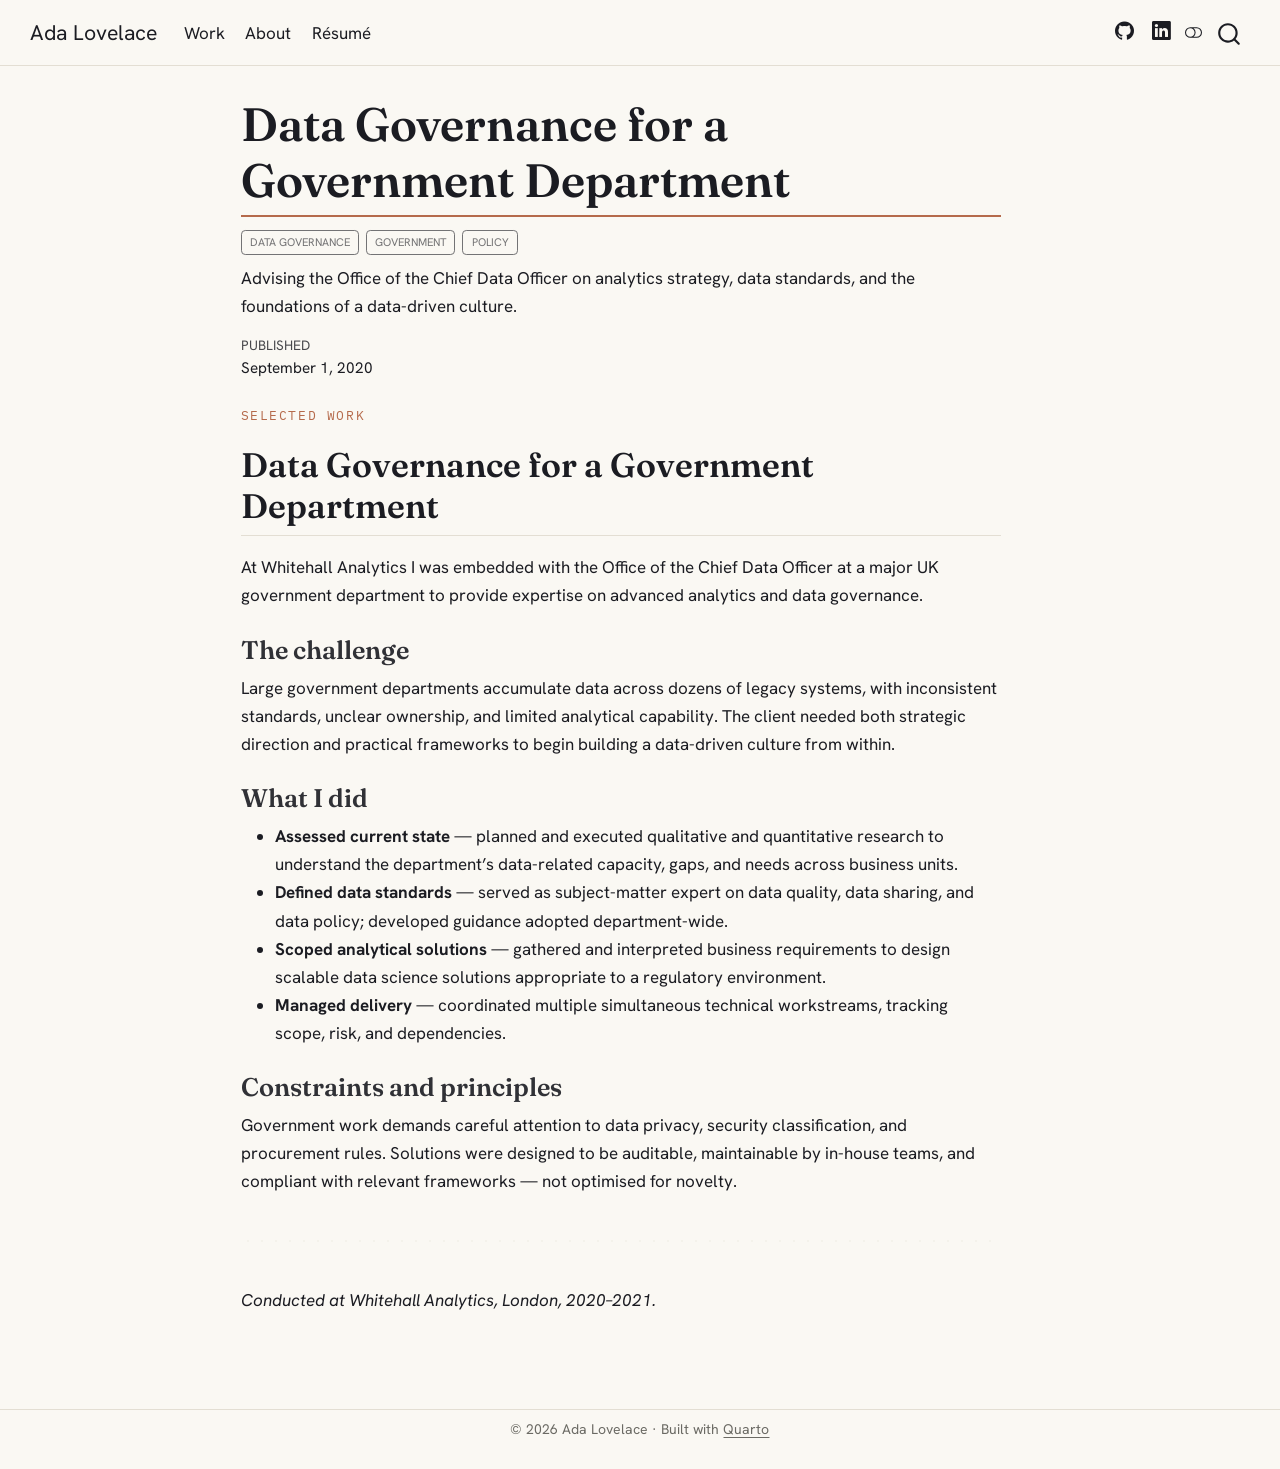
<file: projects/data-governance-whitehall.html>
<!DOCTYPE html>
<html xmlns="http://www.w3.org/1999/xhtml" lang="en" xml:lang="en"><head>

<meta charset="utf-8">
<meta name="generator" content="quarto-1.6.39">

<meta name="viewport" content="width=device-width, initial-scale=1.0, user-scalable=yes">

<meta name="dcterms.date" content="2020-09-01">
<meta name="description" content="Advising the Office of the Chief Data Officer on analytics strategy, data standards, and the foundations of a data-driven culture.">

<title>Data Governance for a Government Department – Ada Lovelace</title>
<style>
code{white-space: pre-wrap;}
span.smallcaps{font-variant: small-caps;}
div.columns{display: flex; gap: min(4vw, 1.5em);}
div.column{flex: auto; overflow-x: auto;}
div.hanging-indent{margin-left: 1.5em; text-indent: -1.5em;}
ul.task-list{list-style: none;}
ul.task-list li input[type="checkbox"] {
  width: 0.8em;
  margin: 0 0.8em 0.2em -1em; /* quarto-specific, see https://github.com/quarto-dev/quarto-cli/issues/4556 */ 
  vertical-align: middle;
}
</style>


<script src="../site_libs/quarto-nav/quarto-nav.js"></script>
<script src="../site_libs/clipboard/clipboard.min.js"></script>
<script src="../site_libs/quarto-search/autocomplete.umd.js"></script>
<script src="../site_libs/quarto-search/fuse.min.js"></script>
<script src="../site_libs/quarto-search/quarto-search.js"></script>
<meta name="quarto:offset" content="../">
<script src="../site_libs/quarto-html/quarto.js"></script>
<script src="../site_libs/quarto-html/popper.min.js"></script>
<script src="../site_libs/quarto-html/tippy.umd.min.js"></script>
<script src="../site_libs/quarto-html/anchor.min.js"></script>
<link href="../site_libs/quarto-html/tippy.css" rel="stylesheet">
<link href="../site_libs/quarto-html/quarto-syntax-highlighting-68b01a6d82ac1fcd82f922e65883368a.css" rel="stylesheet" class="quarto-color-scheme" id="quarto-text-highlighting-styles">
<link href="../site_libs/quarto-html/quarto-syntax-highlighting-dark-0271683416a89e55b739dd8ff60aaa2a.css" rel="prefetch" class="quarto-color-scheme quarto-color-alternate" id="quarto-text-highlighting-styles">
<script src="../site_libs/bootstrap/bootstrap.min.js"></script>
<link href="../site_libs/bootstrap/bootstrap-icons.css" rel="stylesheet">
<link href="../site_libs/bootstrap/bootstrap-ee77c2ffbc31dbb2c065d60133a9d655.min.css" rel="stylesheet" append-hash="true" class="quarto-color-scheme" id="quarto-bootstrap" data-mode="light">
<link href="../site_libs/bootstrap/bootstrap-dark-a4879f17e1941e5eba6d759747a8cfd6.min.css" rel="prefetch" append-hash="true" class="quarto-color-scheme quarto-color-alternate" id="quarto-bootstrap" data-mode="light">
<script id="quarto-search-options" type="application/json">{
  "location": "navbar",
  "copy-button": false,
  "collapse-after": 3,
  "panel-placement": "end",
  "type": "overlay",
  "limit": 50,
  "keyboard-shortcut": [
    "f",
    "/",
    "s"
  ],
  "show-item-context": false,
  "language": {
    "search-no-results-text": "No results",
    "search-matching-documents-text": "matching documents",
    "search-copy-link-title": "Copy link to search",
    "search-hide-matches-text": "Hide additional matches",
    "search-more-match-text": "more match in this document",
    "search-more-matches-text": "more matches in this document",
    "search-clear-button-title": "Clear",
    "search-text-placeholder": "",
    "search-detached-cancel-button-title": "Cancel",
    "search-submit-button-title": "Submit",
    "search-label": "Search"
  }
}</script>
<style>html{ scroll-behavior: smooth; }</style>


</head>

<body class="nav-fixed fullcontent">

<div id="quarto-search-results"></div>
  <header id="quarto-header" class="headroom fixed-top">
    <nav class="navbar navbar-expand-lg " data-bs-theme="dark">
      <div class="navbar-container container-fluid">
      <div class="navbar-brand-container mx-auto">
    <a class="navbar-brand" href="../index.html">
    <span class="navbar-title">Ada Lovelace</span>
    </a>
  </div>
            <div id="quarto-search" class="" title="Search"></div>
          <button class="navbar-toggler" type="button" data-bs-toggle="collapse" data-bs-target="#navbarCollapse" aria-controls="navbarCollapse" role="menu" aria-expanded="false" aria-label="Toggle navigation" onclick="if (window.quartoToggleHeadroom) { window.quartoToggleHeadroom(); }">
  <span class="navbar-toggler-icon"></span>
</button>
          <div class="collapse navbar-collapse" id="navbarCollapse">
            <ul class="navbar-nav navbar-nav-scroll me-auto">
  <li class="nav-item">
    <a class="nav-link" href="../projects.html"> 
<span class="menu-text">Work</span></a>
  </li>  
  <li class="nav-item">
    <a class="nav-link" href="../about.html"> 
<span class="menu-text">About</span></a>
  </li>  
  <li class="nav-item">
    <a class="nav-link" href="../resume.html"> 
<span class="menu-text">Résumé</span></a>
  </li>  
</ul>
            <ul class="navbar-nav navbar-nav-scroll ms-auto">
  <li class="nav-item compact">
    <a class="nav-link" href="https://github.com/adalovelace"> <i class="bi bi-github" role="img">
</i> 
<span class="menu-text"></span></a>
  </li>  
  <li class="nav-item compact">
    <a class="nav-link" href="https://www.linkedin.com/in/adalovelace/"> <i class="bi bi-linkedin" role="img">
</i> 
<span class="menu-text"></span></a>
  </li>  
</ul>
          </div> <!-- /navcollapse -->
            <div class="quarto-navbar-tools">
  <a href="" class="quarto-color-scheme-toggle quarto-navigation-tool  px-1" onclick="window.quartoToggleColorScheme(); return false;" title="Toggle dark mode"><i class="bi"></i></a>
</div>
      </div> <!-- /container-fluid -->
    </nav>
</header>
<!-- content -->
<div id="quarto-content" class="quarto-container page-columns page-rows-contents page-layout-article page-navbar">
<!-- sidebar -->
<!-- margin-sidebar -->
    
<!-- main -->
<main class="content" id="quarto-document-content">

<header id="title-block-header" class="quarto-title-block default">
<div class="quarto-title">
<h1 class="title">Data Governance for a Government Department</h1>
  <div class="quarto-categories">
    <div class="quarto-category">data governance</div>
    <div class="quarto-category">government</div>
    <div class="quarto-category">policy</div>
  </div>
  </div>

<div>
  <div class="description">
    Advising the Office of the Chief Data Officer on analytics strategy, data standards, and the foundations of a data-driven culture.
  </div>
</div>


<div class="quarto-title-meta">

    
    <div>
    <div class="quarto-title-meta-heading">Published</div>
    <div class="quarto-title-meta-contents">
      <p class="date">September 1, 2020</p>
    </div>
  </div>
  
    
  </div>
  


</header>


<p><span class="eyebrow">SELECTED WORK</span></p>
<section id="data-governance-for-a-government-department" class="level2">
<h2 class="anchored" data-anchor-id="data-governance-for-a-government-department">Data Governance for a Government Department</h2>
<p>At Whitehall Analytics I was embedded with the Office of the Chief Data Officer at a major UK government department to provide expertise on advanced analytics and data governance.</p>
<section id="the-challenge" class="level3">
<h3 class="anchored" data-anchor-id="the-challenge">The challenge</h3>
<p>Large government departments accumulate data across dozens of legacy systems, with inconsistent standards, unclear ownership, and limited analytical capability. The client needed both strategic direction and practical frameworks to begin building a data-driven culture from within.</p>
</section>
<section id="what-i-did" class="level3">
<h3 class="anchored" data-anchor-id="what-i-did">What I did</h3>
<ul>
<li><strong>Assessed current state</strong> — planned and executed qualitative and quantitative research to understand the department’s data-related capacity, gaps, and needs across business units.</li>
<li><strong>Defined data standards</strong> — served as subject-matter expert on data quality, data sharing, and data policy; developed guidance adopted department-wide.</li>
<li><strong>Scoped analytical solutions</strong> — gathered and interpreted business requirements to design scalable data science solutions appropriate to a regulatory environment.</li>
<li><strong>Managed delivery</strong> — coordinated multiple simultaneous technical workstreams, tracking scope, risk, and dependencies.</li>
</ul>
</section>
<section id="constraints-and-principles" class="level3">
<h3 class="anchored" data-anchor-id="constraints-and-principles">Constraints and principles</h3>
<p>Government work demands careful attention to data privacy, security classification, and procurement rules. Solutions were designed to be auditable, maintainable by in-house teams, and compliant with relevant frameworks — not optimised for novelty.</p>
<hr class="punch">
<p><em>Conducted at Whitehall Analytics, London, 2020–2021.</em></p>


</section>
</section>

</main> <!-- /main -->
<script id="quarto-html-after-body" type="application/javascript">
window.document.addEventListener("DOMContentLoaded", function (event) {
  const toggleBodyColorMode = (bsSheetEl) => {
    const mode = bsSheetEl.getAttribute("data-mode");
    const bodyEl = window.document.querySelector("body");
    if (mode === "dark") {
      bodyEl.classList.add("quarto-dark");
      bodyEl.classList.remove("quarto-light");
    } else {
      bodyEl.classList.add("quarto-light");
      bodyEl.classList.remove("quarto-dark");
    }
  }
  const toggleBodyColorPrimary = () => {
    const bsSheetEl = window.document.querySelector("link#quarto-bootstrap");
    if (bsSheetEl) {
      toggleBodyColorMode(bsSheetEl);
    }
  }
  toggleBodyColorPrimary();  
  const disableStylesheet = (stylesheets) => {
    for (let i=0; i < stylesheets.length; i++) {
      const stylesheet = stylesheets[i];
      stylesheet.rel = 'prefetch';
    }
  }
  const enableStylesheet = (stylesheets) => {
    for (let i=0; i < stylesheets.length; i++) {
      const stylesheet = stylesheets[i];
      stylesheet.rel = 'stylesheet';
    }
  }
  const manageTransitions = (selector, allowTransitions) => {
    const els = window.document.querySelectorAll(selector);
    for (let i=0; i < els.length; i++) {
      const el = els[i];
      if (allowTransitions) {
        el.classList.remove('notransition');
      } else {
        el.classList.add('notransition');
      }
    }
  }
  const toggleGiscusIfUsed = (isAlternate, darkModeDefault) => {
    const baseTheme = document.querySelector('#giscus-base-theme')?.value ?? 'light';
    const alternateTheme = document.querySelector('#giscus-alt-theme')?.value ?? 'dark';
    let newTheme = '';
    if(darkModeDefault) {
      newTheme = isAlternate ? baseTheme : alternateTheme;
    } else {
      newTheme = isAlternate ? alternateTheme : baseTheme;
    }
    const changeGiscusTheme = () => {
      // From: https://github.com/giscus/giscus/issues/336
      const sendMessage = (message) => {
        const iframe = document.querySelector('iframe.giscus-frame');
        if (!iframe) return;
        iframe.contentWindow.postMessage({ giscus: message }, 'https://giscus.app');
      }
      sendMessage({
        setConfig: {
          theme: newTheme
        }
      });
    }
    const isGiscussLoaded = window.document.querySelector('iframe.giscus-frame') !== null;
    if (isGiscussLoaded) {
      changeGiscusTheme();
    }
  }
  const toggleColorMode = (alternate) => {
    // Switch the stylesheets
    const alternateStylesheets = window.document.querySelectorAll('link.quarto-color-scheme.quarto-color-alternate');
    manageTransitions('#quarto-margin-sidebar .nav-link', false);
    if (alternate) {
      enableStylesheet(alternateStylesheets);
      for (const sheetNode of alternateStylesheets) {
        if (sheetNode.id === "quarto-bootstrap") {
          toggleBodyColorMode(sheetNode);
        }
      }
    } else {
      disableStylesheet(alternateStylesheets);
      toggleBodyColorPrimary();
    }
    manageTransitions('#quarto-margin-sidebar .nav-link', true);
    // Switch the toggles
    const toggles = window.document.querySelectorAll('.quarto-color-scheme-toggle');
    for (let i=0; i < toggles.length; i++) {
      const toggle = toggles[i];
      if (toggle) {
        if (alternate) {
          toggle.classList.add("alternate");     
        } else {
          toggle.classList.remove("alternate");
        }
      }
    }
    // Hack to workaround the fact that safari doesn't
    // properly recolor the scrollbar when toggling (#1455)
    if (navigator.userAgent.indexOf('Safari') > 0 && navigator.userAgent.indexOf('Chrome') == -1) {
      manageTransitions("body", false);
      window.scrollTo(0, 1);
      setTimeout(() => {
        window.scrollTo(0, 0);
        manageTransitions("body", true);
      }, 40);  
    }
  }
  const isFileUrl = () => { 
    return window.location.protocol === 'file:';
  }
  const hasAlternateSentinel = () => {  
    let styleSentinel = getColorSchemeSentinel();
    if (styleSentinel !== null) {
      return styleSentinel === "alternate";
    } else {
      return false;
    }
  }
  const setStyleSentinel = (alternate) => {
    const value = alternate ? "alternate" : "default";
    if (!isFileUrl()) {
      window.localStorage.setItem("quarto-color-scheme", value);
    } else {
      localAlternateSentinel = value;
    }
  }
  const getColorSchemeSentinel = () => {
    if (!isFileUrl()) {
      const storageValue = window.localStorage.getItem("quarto-color-scheme");
      return storageValue != null ? storageValue : localAlternateSentinel;
    } else {
      return localAlternateSentinel;
    }
  }
  const darkModeDefault = false;
  let localAlternateSentinel = darkModeDefault ? 'alternate' : 'default';
  // Dark / light mode switch
  window.quartoToggleColorScheme = () => {
    // Read the current dark / light value 
    let toAlternate = !hasAlternateSentinel();
    toggleColorMode(toAlternate);
    setStyleSentinel(toAlternate);
    toggleGiscusIfUsed(toAlternate, darkModeDefault);
  };
  // Ensure there is a toggle, if there isn't float one in the top right
  if (window.document.querySelector('.quarto-color-scheme-toggle') === null) {
    const a = window.document.createElement('a');
    a.classList.add('top-right');
    a.classList.add('quarto-color-scheme-toggle');
    a.href = "";
    a.onclick = function() { try { window.quartoToggleColorScheme(); } catch {} return false; };
    const i = window.document.createElement("i");
    i.classList.add('bi');
    a.appendChild(i);
    window.document.body.appendChild(a);
  }
  // Switch to dark mode if need be
  if (hasAlternateSentinel()) {
    toggleColorMode(true);
  } else {
    toggleColorMode(false);
  }
  const icon = "";
  const anchorJS = new window.AnchorJS();
  anchorJS.options = {
    placement: 'right',
    icon: icon
  };
  anchorJS.add('.anchored');
  const isCodeAnnotation = (el) => {
    for (const clz of el.classList) {
      if (clz.startsWith('code-annotation-')) {                     
        return true;
      }
    }
    return false;
  }
  const onCopySuccess = function(e) {
    // button target
    const button = e.trigger;
    // don't keep focus
    button.blur();
    // flash "checked"
    button.classList.add('code-copy-button-checked');
    var currentTitle = button.getAttribute("title");
    button.setAttribute("title", "Copied!");
    let tooltip;
    if (window.bootstrap) {
      button.setAttribute("data-bs-toggle", "tooltip");
      button.setAttribute("data-bs-placement", "left");
      button.setAttribute("data-bs-title", "Copied!");
      tooltip = new bootstrap.Tooltip(button, 
        { trigger: "manual", 
          customClass: "code-copy-button-tooltip",
          offset: [0, -8]});
      tooltip.show();    
    }
    setTimeout(function() {
      if (tooltip) {
        tooltip.hide();
        button.removeAttribute("data-bs-title");
        button.removeAttribute("data-bs-toggle");
        button.removeAttribute("data-bs-placement");
      }
      button.setAttribute("title", currentTitle);
      button.classList.remove('code-copy-button-checked');
    }, 1000);
    // clear code selection
    e.clearSelection();
  }
  const getTextToCopy = function(trigger) {
      const codeEl = trigger.previousElementSibling.cloneNode(true);
      for (const childEl of codeEl.children) {
        if (isCodeAnnotation(childEl)) {
          childEl.remove();
        }
      }
      return codeEl.innerText;
  }
  const clipboard = new window.ClipboardJS('.code-copy-button:not([data-in-quarto-modal])', {
    text: getTextToCopy
  });
  clipboard.on('success', onCopySuccess);
  if (window.document.getElementById('quarto-embedded-source-code-modal')) {
    const clipboardModal = new window.ClipboardJS('.code-copy-button[data-in-quarto-modal]', {
      text: getTextToCopy,
      container: window.document.getElementById('quarto-embedded-source-code-modal')
    });
    clipboardModal.on('success', onCopySuccess);
  }
    var localhostRegex = new RegExp(/^(?:http|https):\/\/localhost\:?[0-9]*\//);
    var mailtoRegex = new RegExp(/^mailto:/);
      var filterRegex = new RegExp("https:\/\/adalovlace\.github\.io\/AdaPortfolio\/");
    var isInternal = (href) => {
        return filterRegex.test(href) || localhostRegex.test(href) || mailtoRegex.test(href);
    }
    // Inspect non-navigation links and adorn them if external
 	var links = window.document.querySelectorAll('a[href]:not(.nav-link):not(.navbar-brand):not(.toc-action):not(.sidebar-link):not(.sidebar-item-toggle):not(.pagination-link):not(.no-external):not([aria-hidden]):not(.dropdown-item):not(.quarto-navigation-tool):not(.about-link)');
    for (var i=0; i<links.length; i++) {
      const link = links[i];
      if (!isInternal(link.href)) {
        // undo the damage that might have been done by quarto-nav.js in the case of
        // links that we want to consider external
        if (link.dataset.originalHref !== undefined) {
          link.href = link.dataset.originalHref;
        }
          // target, if specified
          link.setAttribute("target", "_blank");
          if (link.getAttribute("rel") === null) {
            link.setAttribute("rel", "noopener");
          }
      }
    }
  function tippyHover(el, contentFn, onTriggerFn, onUntriggerFn) {
    const config = {
      allowHTML: true,
      maxWidth: 500,
      delay: 100,
      arrow: false,
      appendTo: function(el) {
          return el.parentElement;
      },
      interactive: true,
      interactiveBorder: 10,
      theme: 'quarto',
      placement: 'bottom-start',
    };
    if (contentFn) {
      config.content = contentFn;
    }
    if (onTriggerFn) {
      config.onTrigger = onTriggerFn;
    }
    if (onUntriggerFn) {
      config.onUntrigger = onUntriggerFn;
    }
    window.tippy(el, config); 
  }
  const noterefs = window.document.querySelectorAll('a[role="doc-noteref"]');
  for (var i=0; i<noterefs.length; i++) {
    const ref = noterefs[i];
    tippyHover(ref, function() {
      // use id or data attribute instead here
      let href = ref.getAttribute('data-footnote-href') || ref.getAttribute('href');
      try { href = new URL(href).hash; } catch {}
      const id = href.replace(/^#\/?/, "");
      const note = window.document.getElementById(id);
      if (note) {
        return note.innerHTML;
      } else {
        return "";
      }
    });
  }
  const xrefs = window.document.querySelectorAll('a.quarto-xref');
  const processXRef = (id, note) => {
    // Strip column container classes
    const stripColumnClz = (el) => {
      el.classList.remove("page-full", "page-columns");
      if (el.children) {
        for (const child of el.children) {
          stripColumnClz(child);
        }
      }
    }
    stripColumnClz(note)
    if (id === null || id.startsWith('sec-')) {
      // Special case sections, only their first couple elements
      const container = document.createElement("div");
      if (note.children && note.children.length > 2) {
        container.appendChild(note.children[0].cloneNode(true));
        for (let i = 1; i < note.children.length; i++) {
          const child = note.children[i];
          if (child.tagName === "P" && child.innerText === "") {
            continue;
          } else {
            container.appendChild(child.cloneNode(true));
            break;
          }
        }
        if (window.Quarto?.typesetMath) {
          window.Quarto.typesetMath(container);
        }
        return container.innerHTML
      } else {
        if (window.Quarto?.typesetMath) {
          window.Quarto.typesetMath(note);
        }
        return note.innerHTML;
      }
    } else {
      // Remove any anchor links if they are present
      const anchorLink = note.querySelector('a.anchorjs-link');
      if (anchorLink) {
        anchorLink.remove();
      }
      if (window.Quarto?.typesetMath) {
        window.Quarto.typesetMath(note);
      }
      if (note.classList.contains("callout")) {
        return note.outerHTML;
      } else {
        return note.innerHTML;
      }
    }
  }
  for (var i=0; i<xrefs.length; i++) {
    const xref = xrefs[i];
    tippyHover(xref, undefined, function(instance) {
      instance.disable();
      let url = xref.getAttribute('href');
      let hash = undefined; 
      if (url.startsWith('#')) {
        hash = url;
      } else {
        try { hash = new URL(url).hash; } catch {}
      }
      if (hash) {
        const id = hash.replace(/^#\/?/, "");
        const note = window.document.getElementById(id);
        if (note !== null) {
          try {
            const html = processXRef(id, note.cloneNode(true));
            instance.setContent(html);
          } finally {
            instance.enable();
            instance.show();
          }
        } else {
          // See if we can fetch this
          fetch(url.split('#')[0])
          .then(res => res.text())
          .then(html => {
            const parser = new DOMParser();
            const htmlDoc = parser.parseFromString(html, "text/html");
            const note = htmlDoc.getElementById(id);
            if (note !== null) {
              const html = processXRef(id, note);
              instance.setContent(html);
            } 
          }).finally(() => {
            instance.enable();
            instance.show();
          });
        }
      } else {
        // See if we can fetch a full url (with no hash to target)
        // This is a special case and we should probably do some content thinning / targeting
        fetch(url)
        .then(res => res.text())
        .then(html => {
          const parser = new DOMParser();
          const htmlDoc = parser.parseFromString(html, "text/html");
          const note = htmlDoc.querySelector('main.content');
          if (note !== null) {
            // This should only happen for chapter cross references
            // (since there is no id in the URL)
            // remove the first header
            if (note.children.length > 0 && note.children[0].tagName === "HEADER") {
              note.children[0].remove();
            }
            const html = processXRef(null, note);
            instance.setContent(html);
          } 
        }).finally(() => {
          instance.enable();
          instance.show();
        });
      }
    }, function(instance) {
    });
  }
      let selectedAnnoteEl;
      const selectorForAnnotation = ( cell, annotation) => {
        let cellAttr = 'data-code-cell="' + cell + '"';
        let lineAttr = 'data-code-annotation="' +  annotation + '"';
        const selector = 'span[' + cellAttr + '][' + lineAttr + ']';
        return selector;
      }
      const selectCodeLines = (annoteEl) => {
        const doc = window.document;
        const targetCell = annoteEl.getAttribute("data-target-cell");
        const targetAnnotation = annoteEl.getAttribute("data-target-annotation");
        const annoteSpan = window.document.querySelector(selectorForAnnotation(targetCell, targetAnnotation));
        const lines = annoteSpan.getAttribute("data-code-lines").split(",");
        const lineIds = lines.map((line) => {
          return targetCell + "-" + line;
        })
        let top = null;
        let height = null;
        let parent = null;
        if (lineIds.length > 0) {
            //compute the position of the single el (top and bottom and make a div)
            const el = window.document.getElementById(lineIds[0]);
            top = el.offsetTop;
            height = el.offsetHeight;
            parent = el.parentElement.parentElement;
          if (lineIds.length > 1) {
            const lastEl = window.document.getElementById(lineIds[lineIds.length - 1]);
            const bottom = lastEl.offsetTop + lastEl.offsetHeight;
            height = bottom - top;
          }
          if (top !== null && height !== null && parent !== null) {
            // cook up a div (if necessary) and position it 
            let div = window.document.getElementById("code-annotation-line-highlight");
            if (div === null) {
              div = window.document.createElement("div");
              div.setAttribute("id", "code-annotation-line-highlight");
              div.style.position = 'absolute';
              parent.appendChild(div);
            }
            div.style.top = top - 2 + "px";
            div.style.height = height + 4 + "px";
            div.style.left = 0;
            let gutterDiv = window.document.getElementById("code-annotation-line-highlight-gutter");
            if (gutterDiv === null) {
              gutterDiv = window.document.createElement("div");
              gutterDiv.setAttribute("id", "code-annotation-line-highlight-gutter");
              gutterDiv.style.position = 'absolute';
              const codeCell = window.document.getElementById(targetCell);
              const gutter = codeCell.querySelector('.code-annotation-gutter');
              gutter.appendChild(gutterDiv);
            }
            gutterDiv.style.top = top - 2 + "px";
            gutterDiv.style.height = height + 4 + "px";
          }
          selectedAnnoteEl = annoteEl;
        }
      };
      const unselectCodeLines = () => {
        const elementsIds = ["code-annotation-line-highlight", "code-annotation-line-highlight-gutter"];
        elementsIds.forEach((elId) => {
          const div = window.document.getElementById(elId);
          if (div) {
            div.remove();
          }
        });
        selectedAnnoteEl = undefined;
      };
        // Handle positioning of the toggle
    window.addEventListener(
      "resize",
      throttle(() => {
        elRect = undefined;
        if (selectedAnnoteEl) {
          selectCodeLines(selectedAnnoteEl);
        }
      }, 10)
    );
    function throttle(fn, ms) {
    let throttle = false;
    let timer;
      return (...args) => {
        if(!throttle) { // first call gets through
            fn.apply(this, args);
            throttle = true;
        } else { // all the others get throttled
            if(timer) clearTimeout(timer); // cancel #2
            timer = setTimeout(() => {
              fn.apply(this, args);
              timer = throttle = false;
            }, ms);
        }
      };
    }
      // Attach click handler to the DT
      const annoteDls = window.document.querySelectorAll('dt[data-target-cell]');
      for (const annoteDlNode of annoteDls) {
        annoteDlNode.addEventListener('click', (event) => {
          const clickedEl = event.target;
          if (clickedEl !== selectedAnnoteEl) {
            unselectCodeLines();
            const activeEl = window.document.querySelector('dt[data-target-cell].code-annotation-active');
            if (activeEl) {
              activeEl.classList.remove('code-annotation-active');
            }
            selectCodeLines(clickedEl);
            clickedEl.classList.add('code-annotation-active');
          } else {
            // Unselect the line
            unselectCodeLines();
            clickedEl.classList.remove('code-annotation-active');
          }
        });
      }
  const findCites = (el) => {
    const parentEl = el.parentElement;
    if (parentEl) {
      const cites = parentEl.dataset.cites;
      if (cites) {
        return {
          el,
          cites: cites.split(' ')
        };
      } else {
        return findCites(el.parentElement)
      }
    } else {
      return undefined;
    }
  };
  var bibliorefs = window.document.querySelectorAll('a[role="doc-biblioref"]');
  for (var i=0; i<bibliorefs.length; i++) {
    const ref = bibliorefs[i];
    const citeInfo = findCites(ref);
    if (citeInfo) {
      tippyHover(citeInfo.el, function() {
        var popup = window.document.createElement('div');
        citeInfo.cites.forEach(function(cite) {
          var citeDiv = window.document.createElement('div');
          citeDiv.classList.add('hanging-indent');
          citeDiv.classList.add('csl-entry');
          var biblioDiv = window.document.getElementById('ref-' + cite);
          if (biblioDiv) {
            citeDiv.innerHTML = biblioDiv.innerHTML;
          }
          popup.appendChild(citeDiv);
        });
        return popup.innerHTML;
      });
    }
  }
});
</script>
</div> <!-- /content -->
<footer class="footer">
  <div class="nav-footer">
    <div class="nav-footer-left">
      &nbsp;
    </div>   
    <div class="nav-footer-center">
<p>© 2026 Ada Lovelace · Built with <a href="https://quarto.org">Quarto</a></p>
</div>
    <div class="nav-footer-right">
      &nbsp;
    </div>
  </div>
</footer>




<script src="../site_libs/quarto-html/zenscroll-min.js"></script>
</body></html>
</file>
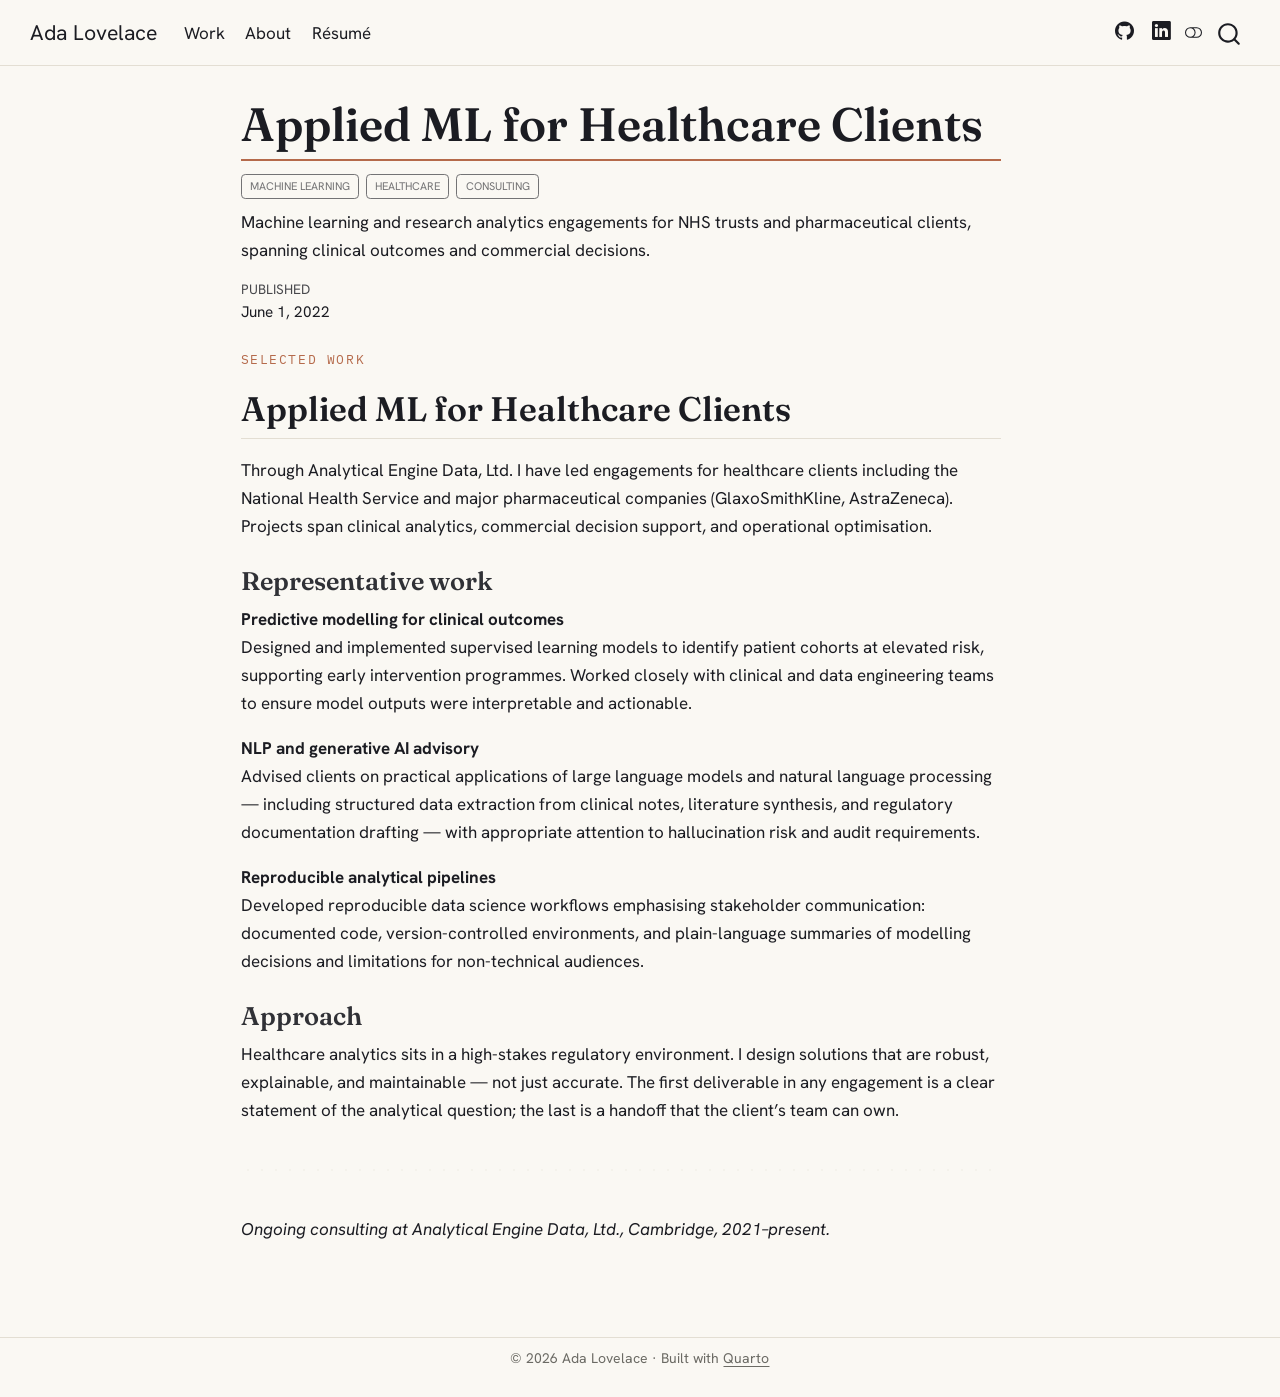
<file: projects/nhs-analytics.html>
<!DOCTYPE html>
<html xmlns="http://www.w3.org/1999/xhtml" lang="en" xml:lang="en"><head>

<meta charset="utf-8">
<meta name="generator" content="quarto-1.6.39">

<meta name="viewport" content="width=device-width, initial-scale=1.0, user-scalable=yes">

<meta name="dcterms.date" content="2022-06-01">
<meta name="description" content="Machine learning and research analytics engagements for NHS trusts and pharmaceutical clients, spanning clinical outcomes and commercial decisions.">

<title>Applied ML for Healthcare Clients – Ada Lovelace</title>
<style>
code{white-space: pre-wrap;}
span.smallcaps{font-variant: small-caps;}
div.columns{display: flex; gap: min(4vw, 1.5em);}
div.column{flex: auto; overflow-x: auto;}
div.hanging-indent{margin-left: 1.5em; text-indent: -1.5em;}
ul.task-list{list-style: none;}
ul.task-list li input[type="checkbox"] {
  width: 0.8em;
  margin: 0 0.8em 0.2em -1em; /* quarto-specific, see https://github.com/quarto-dev/quarto-cli/issues/4556 */ 
  vertical-align: middle;
}
</style>


<script src="../site_libs/quarto-nav/quarto-nav.js"></script>
<script src="../site_libs/clipboard/clipboard.min.js"></script>
<script src="../site_libs/quarto-search/autocomplete.umd.js"></script>
<script src="../site_libs/quarto-search/fuse.min.js"></script>
<script src="../site_libs/quarto-search/quarto-search.js"></script>
<meta name="quarto:offset" content="../">
<script src="../site_libs/quarto-html/quarto.js"></script>
<script src="../site_libs/quarto-html/popper.min.js"></script>
<script src="../site_libs/quarto-html/tippy.umd.min.js"></script>
<script src="../site_libs/quarto-html/anchor.min.js"></script>
<link href="../site_libs/quarto-html/tippy.css" rel="stylesheet">
<link href="../site_libs/quarto-html/quarto-syntax-highlighting-68b01a6d82ac1fcd82f922e65883368a.css" rel="stylesheet" class="quarto-color-scheme" id="quarto-text-highlighting-styles">
<link href="../site_libs/quarto-html/quarto-syntax-highlighting-dark-0271683416a89e55b739dd8ff60aaa2a.css" rel="prefetch" class="quarto-color-scheme quarto-color-alternate" id="quarto-text-highlighting-styles">
<script src="../site_libs/bootstrap/bootstrap.min.js"></script>
<link href="../site_libs/bootstrap/bootstrap-icons.css" rel="stylesheet">
<link href="../site_libs/bootstrap/bootstrap-ee77c2ffbc31dbb2c065d60133a9d655.min.css" rel="stylesheet" append-hash="true" class="quarto-color-scheme" id="quarto-bootstrap" data-mode="light">
<link href="../site_libs/bootstrap/bootstrap-dark-a4879f17e1941e5eba6d759747a8cfd6.min.css" rel="prefetch" append-hash="true" class="quarto-color-scheme quarto-color-alternate" id="quarto-bootstrap" data-mode="light">
<script id="quarto-search-options" type="application/json">{
  "location": "navbar",
  "copy-button": false,
  "collapse-after": 3,
  "panel-placement": "end",
  "type": "overlay",
  "limit": 50,
  "keyboard-shortcut": [
    "f",
    "/",
    "s"
  ],
  "show-item-context": false,
  "language": {
    "search-no-results-text": "No results",
    "search-matching-documents-text": "matching documents",
    "search-copy-link-title": "Copy link to search",
    "search-hide-matches-text": "Hide additional matches",
    "search-more-match-text": "more match in this document",
    "search-more-matches-text": "more matches in this document",
    "search-clear-button-title": "Clear",
    "search-text-placeholder": "",
    "search-detached-cancel-button-title": "Cancel",
    "search-submit-button-title": "Submit",
    "search-label": "Search"
  }
}</script>
<style>html{ scroll-behavior: smooth; }</style>


</head>

<body class="nav-fixed fullcontent">

<div id="quarto-search-results"></div>
  <header id="quarto-header" class="headroom fixed-top">
    <nav class="navbar navbar-expand-lg " data-bs-theme="dark">
      <div class="navbar-container container-fluid">
      <div class="navbar-brand-container mx-auto">
    <a class="navbar-brand" href="../index.html">
    <span class="navbar-title">Ada Lovelace</span>
    </a>
  </div>
            <div id="quarto-search" class="" title="Search"></div>
          <button class="navbar-toggler" type="button" data-bs-toggle="collapse" data-bs-target="#navbarCollapse" aria-controls="navbarCollapse" role="menu" aria-expanded="false" aria-label="Toggle navigation" onclick="if (window.quartoToggleHeadroom) { window.quartoToggleHeadroom(); }">
  <span class="navbar-toggler-icon"></span>
</button>
          <div class="collapse navbar-collapse" id="navbarCollapse">
            <ul class="navbar-nav navbar-nav-scroll me-auto">
  <li class="nav-item">
    <a class="nav-link" href="../projects.html"> 
<span class="menu-text">Work</span></a>
  </li>  
  <li class="nav-item">
    <a class="nav-link" href="../about.html"> 
<span class="menu-text">About</span></a>
  </li>  
  <li class="nav-item">
    <a class="nav-link" href="../resume.html"> 
<span class="menu-text">Résumé</span></a>
  </li>  
</ul>
            <ul class="navbar-nav navbar-nav-scroll ms-auto">
  <li class="nav-item compact">
    <a class="nav-link" href="https://github.com/adalovelace"> <i class="bi bi-github" role="img">
</i> 
<span class="menu-text"></span></a>
  </li>  
  <li class="nav-item compact">
    <a class="nav-link" href="https://www.linkedin.com/in/adalovelace/"> <i class="bi bi-linkedin" role="img">
</i> 
<span class="menu-text"></span></a>
  </li>  
</ul>
          </div> <!-- /navcollapse -->
            <div class="quarto-navbar-tools">
  <a href="" class="quarto-color-scheme-toggle quarto-navigation-tool  px-1" onclick="window.quartoToggleColorScheme(); return false;" title="Toggle dark mode"><i class="bi"></i></a>
</div>
      </div> <!-- /container-fluid -->
    </nav>
</header>
<!-- content -->
<div id="quarto-content" class="quarto-container page-columns page-rows-contents page-layout-article page-navbar">
<!-- sidebar -->
<!-- margin-sidebar -->
    
<!-- main -->
<main class="content" id="quarto-document-content">

<header id="title-block-header" class="quarto-title-block default">
<div class="quarto-title">
<h1 class="title">Applied ML for Healthcare Clients</h1>
  <div class="quarto-categories">
    <div class="quarto-category">machine learning</div>
    <div class="quarto-category">healthcare</div>
    <div class="quarto-category">consulting</div>
  </div>
  </div>

<div>
  <div class="description">
    Machine learning and research analytics engagements for NHS trusts and pharmaceutical clients, spanning clinical outcomes and commercial decisions.
  </div>
</div>


<div class="quarto-title-meta">

    
    <div>
    <div class="quarto-title-meta-heading">Published</div>
    <div class="quarto-title-meta-contents">
      <p class="date">June 1, 2022</p>
    </div>
  </div>
  
    
  </div>
  


</header>


<p><span class="eyebrow">SELECTED WORK</span></p>
<section id="applied-ml-for-healthcare-clients" class="level2">
<h2 class="anchored" data-anchor-id="applied-ml-for-healthcare-clients">Applied ML for Healthcare Clients</h2>
<p>Through Analytical Engine Data, Ltd.&nbsp;I have led engagements for healthcare clients including the National Health Service and major pharmaceutical companies (GlaxoSmithKline, AstraZeneca). Projects span clinical analytics, commercial decision support, and operational optimisation.</p>
<section id="representative-work" class="level3">
<h3 class="anchored" data-anchor-id="representative-work">Representative work</h3>
<p><strong>Predictive modelling for clinical outcomes</strong><br>
Designed and implemented supervised learning models to identify patient cohorts at elevated risk, supporting early intervention programmes. Worked closely with clinical and data engineering teams to ensure model outputs were interpretable and actionable.</p>
<p><strong>NLP and generative AI advisory</strong><br>
Advised clients on practical applications of large language models and natural language processing — including structured data extraction from clinical notes, literature synthesis, and regulatory documentation drafting — with appropriate attention to hallucination risk and audit requirements.</p>
<p><strong>Reproducible analytical pipelines</strong><br>
Developed reproducible data science workflows emphasising stakeholder communication: documented code, version-controlled environments, and plain-language summaries of modelling decisions and limitations for non-technical audiences.</p>
</section>
<section id="approach" class="level3">
<h3 class="anchored" data-anchor-id="approach">Approach</h3>
<p>Healthcare analytics sits in a high-stakes regulatory environment. I design solutions that are robust, explainable, and maintainable — not just accurate. The first deliverable in any engagement is a clear statement of the analytical question; the last is a handoff that the client’s team can own.</p>
<hr class="punch">
<p><em>Ongoing consulting at Analytical Engine Data, Ltd., Cambridge, 2021–present.</em></p>


</section>
</section>

</main> <!-- /main -->
<script id="quarto-html-after-body" type="application/javascript">
window.document.addEventListener("DOMContentLoaded", function (event) {
  const toggleBodyColorMode = (bsSheetEl) => {
    const mode = bsSheetEl.getAttribute("data-mode");
    const bodyEl = window.document.querySelector("body");
    if (mode === "dark") {
      bodyEl.classList.add("quarto-dark");
      bodyEl.classList.remove("quarto-light");
    } else {
      bodyEl.classList.add("quarto-light");
      bodyEl.classList.remove("quarto-dark");
    }
  }
  const toggleBodyColorPrimary = () => {
    const bsSheetEl = window.document.querySelector("link#quarto-bootstrap");
    if (bsSheetEl) {
      toggleBodyColorMode(bsSheetEl);
    }
  }
  toggleBodyColorPrimary();  
  const disableStylesheet = (stylesheets) => {
    for (let i=0; i < stylesheets.length; i++) {
      const stylesheet = stylesheets[i];
      stylesheet.rel = 'prefetch';
    }
  }
  const enableStylesheet = (stylesheets) => {
    for (let i=0; i < stylesheets.length; i++) {
      const stylesheet = stylesheets[i];
      stylesheet.rel = 'stylesheet';
    }
  }
  const manageTransitions = (selector, allowTransitions) => {
    const els = window.document.querySelectorAll(selector);
    for (let i=0; i < els.length; i++) {
      const el = els[i];
      if (allowTransitions) {
        el.classList.remove('notransition');
      } else {
        el.classList.add('notransition');
      }
    }
  }
  const toggleGiscusIfUsed = (isAlternate, darkModeDefault) => {
    const baseTheme = document.querySelector('#giscus-base-theme')?.value ?? 'light';
    const alternateTheme = document.querySelector('#giscus-alt-theme')?.value ?? 'dark';
    let newTheme = '';
    if(darkModeDefault) {
      newTheme = isAlternate ? baseTheme : alternateTheme;
    } else {
      newTheme = isAlternate ? alternateTheme : baseTheme;
    }
    const changeGiscusTheme = () => {
      // From: https://github.com/giscus/giscus/issues/336
      const sendMessage = (message) => {
        const iframe = document.querySelector('iframe.giscus-frame');
        if (!iframe) return;
        iframe.contentWindow.postMessage({ giscus: message }, 'https://giscus.app');
      }
      sendMessage({
        setConfig: {
          theme: newTheme
        }
      });
    }
    const isGiscussLoaded = window.document.querySelector('iframe.giscus-frame') !== null;
    if (isGiscussLoaded) {
      changeGiscusTheme();
    }
  }
  const toggleColorMode = (alternate) => {
    // Switch the stylesheets
    const alternateStylesheets = window.document.querySelectorAll('link.quarto-color-scheme.quarto-color-alternate');
    manageTransitions('#quarto-margin-sidebar .nav-link', false);
    if (alternate) {
      enableStylesheet(alternateStylesheets);
      for (const sheetNode of alternateStylesheets) {
        if (sheetNode.id === "quarto-bootstrap") {
          toggleBodyColorMode(sheetNode);
        }
      }
    } else {
      disableStylesheet(alternateStylesheets);
      toggleBodyColorPrimary();
    }
    manageTransitions('#quarto-margin-sidebar .nav-link', true);
    // Switch the toggles
    const toggles = window.document.querySelectorAll('.quarto-color-scheme-toggle');
    for (let i=0; i < toggles.length; i++) {
      const toggle = toggles[i];
      if (toggle) {
        if (alternate) {
          toggle.classList.add("alternate");     
        } else {
          toggle.classList.remove("alternate");
        }
      }
    }
    // Hack to workaround the fact that safari doesn't
    // properly recolor the scrollbar when toggling (#1455)
    if (navigator.userAgent.indexOf('Safari') > 0 && navigator.userAgent.indexOf('Chrome') == -1) {
      manageTransitions("body", false);
      window.scrollTo(0, 1);
      setTimeout(() => {
        window.scrollTo(0, 0);
        manageTransitions("body", true);
      }, 40);  
    }
  }
  const isFileUrl = () => { 
    return window.location.protocol === 'file:';
  }
  const hasAlternateSentinel = () => {  
    let styleSentinel = getColorSchemeSentinel();
    if (styleSentinel !== null) {
      return styleSentinel === "alternate";
    } else {
      return false;
    }
  }
  const setStyleSentinel = (alternate) => {
    const value = alternate ? "alternate" : "default";
    if (!isFileUrl()) {
      window.localStorage.setItem("quarto-color-scheme", value);
    } else {
      localAlternateSentinel = value;
    }
  }
  const getColorSchemeSentinel = () => {
    if (!isFileUrl()) {
      const storageValue = window.localStorage.getItem("quarto-color-scheme");
      return storageValue != null ? storageValue : localAlternateSentinel;
    } else {
      return localAlternateSentinel;
    }
  }
  const darkModeDefault = false;
  let localAlternateSentinel = darkModeDefault ? 'alternate' : 'default';
  // Dark / light mode switch
  window.quartoToggleColorScheme = () => {
    // Read the current dark / light value 
    let toAlternate = !hasAlternateSentinel();
    toggleColorMode(toAlternate);
    setStyleSentinel(toAlternate);
    toggleGiscusIfUsed(toAlternate, darkModeDefault);
  };
  // Ensure there is a toggle, if there isn't float one in the top right
  if (window.document.querySelector('.quarto-color-scheme-toggle') === null) {
    const a = window.document.createElement('a');
    a.classList.add('top-right');
    a.classList.add('quarto-color-scheme-toggle');
    a.href = "";
    a.onclick = function() { try { window.quartoToggleColorScheme(); } catch {} return false; };
    const i = window.document.createElement("i");
    i.classList.add('bi');
    a.appendChild(i);
    window.document.body.appendChild(a);
  }
  // Switch to dark mode if need be
  if (hasAlternateSentinel()) {
    toggleColorMode(true);
  } else {
    toggleColorMode(false);
  }
  const icon = "";
  const anchorJS = new window.AnchorJS();
  anchorJS.options = {
    placement: 'right',
    icon: icon
  };
  anchorJS.add('.anchored');
  const isCodeAnnotation = (el) => {
    for (const clz of el.classList) {
      if (clz.startsWith('code-annotation-')) {                     
        return true;
      }
    }
    return false;
  }
  const onCopySuccess = function(e) {
    // button target
    const button = e.trigger;
    // don't keep focus
    button.blur();
    // flash "checked"
    button.classList.add('code-copy-button-checked');
    var currentTitle = button.getAttribute("title");
    button.setAttribute("title", "Copied!");
    let tooltip;
    if (window.bootstrap) {
      button.setAttribute("data-bs-toggle", "tooltip");
      button.setAttribute("data-bs-placement", "left");
      button.setAttribute("data-bs-title", "Copied!");
      tooltip = new bootstrap.Tooltip(button, 
        { trigger: "manual", 
          customClass: "code-copy-button-tooltip",
          offset: [0, -8]});
      tooltip.show();    
    }
    setTimeout(function() {
      if (tooltip) {
        tooltip.hide();
        button.removeAttribute("data-bs-title");
        button.removeAttribute("data-bs-toggle");
        button.removeAttribute("data-bs-placement");
      }
      button.setAttribute("title", currentTitle);
      button.classList.remove('code-copy-button-checked');
    }, 1000);
    // clear code selection
    e.clearSelection();
  }
  const getTextToCopy = function(trigger) {
      const codeEl = trigger.previousElementSibling.cloneNode(true);
      for (const childEl of codeEl.children) {
        if (isCodeAnnotation(childEl)) {
          childEl.remove();
        }
      }
      return codeEl.innerText;
  }
  const clipboard = new window.ClipboardJS('.code-copy-button:not([data-in-quarto-modal])', {
    text: getTextToCopy
  });
  clipboard.on('success', onCopySuccess);
  if (window.document.getElementById('quarto-embedded-source-code-modal')) {
    const clipboardModal = new window.ClipboardJS('.code-copy-button[data-in-quarto-modal]', {
      text: getTextToCopy,
      container: window.document.getElementById('quarto-embedded-source-code-modal')
    });
    clipboardModal.on('success', onCopySuccess);
  }
    var localhostRegex = new RegExp(/^(?:http|https):\/\/localhost\:?[0-9]*\//);
    var mailtoRegex = new RegExp(/^mailto:/);
      var filterRegex = new RegExp("https:\/\/adalovlace\.github\.io\/AdaPortfolio\/");
    var isInternal = (href) => {
        return filterRegex.test(href) || localhostRegex.test(href) || mailtoRegex.test(href);
    }
    // Inspect non-navigation links and adorn them if external
 	var links = window.document.querySelectorAll('a[href]:not(.nav-link):not(.navbar-brand):not(.toc-action):not(.sidebar-link):not(.sidebar-item-toggle):not(.pagination-link):not(.no-external):not([aria-hidden]):not(.dropdown-item):not(.quarto-navigation-tool):not(.about-link)');
    for (var i=0; i<links.length; i++) {
      const link = links[i];
      if (!isInternal(link.href)) {
        // undo the damage that might have been done by quarto-nav.js in the case of
        // links that we want to consider external
        if (link.dataset.originalHref !== undefined) {
          link.href = link.dataset.originalHref;
        }
          // target, if specified
          link.setAttribute("target", "_blank");
          if (link.getAttribute("rel") === null) {
            link.setAttribute("rel", "noopener");
          }
      }
    }
  function tippyHover(el, contentFn, onTriggerFn, onUntriggerFn) {
    const config = {
      allowHTML: true,
      maxWidth: 500,
      delay: 100,
      arrow: false,
      appendTo: function(el) {
          return el.parentElement;
      },
      interactive: true,
      interactiveBorder: 10,
      theme: 'quarto',
      placement: 'bottom-start',
    };
    if (contentFn) {
      config.content = contentFn;
    }
    if (onTriggerFn) {
      config.onTrigger = onTriggerFn;
    }
    if (onUntriggerFn) {
      config.onUntrigger = onUntriggerFn;
    }
    window.tippy(el, config); 
  }
  const noterefs = window.document.querySelectorAll('a[role="doc-noteref"]');
  for (var i=0; i<noterefs.length; i++) {
    const ref = noterefs[i];
    tippyHover(ref, function() {
      // use id or data attribute instead here
      let href = ref.getAttribute('data-footnote-href') || ref.getAttribute('href');
      try { href = new URL(href).hash; } catch {}
      const id = href.replace(/^#\/?/, "");
      const note = window.document.getElementById(id);
      if (note) {
        return note.innerHTML;
      } else {
        return "";
      }
    });
  }
  const xrefs = window.document.querySelectorAll('a.quarto-xref');
  const processXRef = (id, note) => {
    // Strip column container classes
    const stripColumnClz = (el) => {
      el.classList.remove("page-full", "page-columns");
      if (el.children) {
        for (const child of el.children) {
          stripColumnClz(child);
        }
      }
    }
    stripColumnClz(note)
    if (id === null || id.startsWith('sec-')) {
      // Special case sections, only their first couple elements
      const container = document.createElement("div");
      if (note.children && note.children.length > 2) {
        container.appendChild(note.children[0].cloneNode(true));
        for (let i = 1; i < note.children.length; i++) {
          const child = note.children[i];
          if (child.tagName === "P" && child.innerText === "") {
            continue;
          } else {
            container.appendChild(child.cloneNode(true));
            break;
          }
        }
        if (window.Quarto?.typesetMath) {
          window.Quarto.typesetMath(container);
        }
        return container.innerHTML
      } else {
        if (window.Quarto?.typesetMath) {
          window.Quarto.typesetMath(note);
        }
        return note.innerHTML;
      }
    } else {
      // Remove any anchor links if they are present
      const anchorLink = note.querySelector('a.anchorjs-link');
      if (anchorLink) {
        anchorLink.remove();
      }
      if (window.Quarto?.typesetMath) {
        window.Quarto.typesetMath(note);
      }
      if (note.classList.contains("callout")) {
        return note.outerHTML;
      } else {
        return note.innerHTML;
      }
    }
  }
  for (var i=0; i<xrefs.length; i++) {
    const xref = xrefs[i];
    tippyHover(xref, undefined, function(instance) {
      instance.disable();
      let url = xref.getAttribute('href');
      let hash = undefined; 
      if (url.startsWith('#')) {
        hash = url;
      } else {
        try { hash = new URL(url).hash; } catch {}
      }
      if (hash) {
        const id = hash.replace(/^#\/?/, "");
        const note = window.document.getElementById(id);
        if (note !== null) {
          try {
            const html = processXRef(id, note.cloneNode(true));
            instance.setContent(html);
          } finally {
            instance.enable();
            instance.show();
          }
        } else {
          // See if we can fetch this
          fetch(url.split('#')[0])
          .then(res => res.text())
          .then(html => {
            const parser = new DOMParser();
            const htmlDoc = parser.parseFromString(html, "text/html");
            const note = htmlDoc.getElementById(id);
            if (note !== null) {
              const html = processXRef(id, note);
              instance.setContent(html);
            } 
          }).finally(() => {
            instance.enable();
            instance.show();
          });
        }
      } else {
        // See if we can fetch a full url (with no hash to target)
        // This is a special case and we should probably do some content thinning / targeting
        fetch(url)
        .then(res => res.text())
        .then(html => {
          const parser = new DOMParser();
          const htmlDoc = parser.parseFromString(html, "text/html");
          const note = htmlDoc.querySelector('main.content');
          if (note !== null) {
            // This should only happen for chapter cross references
            // (since there is no id in the URL)
            // remove the first header
            if (note.children.length > 0 && note.children[0].tagName === "HEADER") {
              note.children[0].remove();
            }
            const html = processXRef(null, note);
            instance.setContent(html);
          } 
        }).finally(() => {
          instance.enable();
          instance.show();
        });
      }
    }, function(instance) {
    });
  }
      let selectedAnnoteEl;
      const selectorForAnnotation = ( cell, annotation) => {
        let cellAttr = 'data-code-cell="' + cell + '"';
        let lineAttr = 'data-code-annotation="' +  annotation + '"';
        const selector = 'span[' + cellAttr + '][' + lineAttr + ']';
        return selector;
      }
      const selectCodeLines = (annoteEl) => {
        const doc = window.document;
        const targetCell = annoteEl.getAttribute("data-target-cell");
        const targetAnnotation = annoteEl.getAttribute("data-target-annotation");
        const annoteSpan = window.document.querySelector(selectorForAnnotation(targetCell, targetAnnotation));
        const lines = annoteSpan.getAttribute("data-code-lines").split(",");
        const lineIds = lines.map((line) => {
          return targetCell + "-" + line;
        })
        let top = null;
        let height = null;
        let parent = null;
        if (lineIds.length > 0) {
            //compute the position of the single el (top and bottom and make a div)
            const el = window.document.getElementById(lineIds[0]);
            top = el.offsetTop;
            height = el.offsetHeight;
            parent = el.parentElement.parentElement;
          if (lineIds.length > 1) {
            const lastEl = window.document.getElementById(lineIds[lineIds.length - 1]);
            const bottom = lastEl.offsetTop + lastEl.offsetHeight;
            height = bottom - top;
          }
          if (top !== null && height !== null && parent !== null) {
            // cook up a div (if necessary) and position it 
            let div = window.document.getElementById("code-annotation-line-highlight");
            if (div === null) {
              div = window.document.createElement("div");
              div.setAttribute("id", "code-annotation-line-highlight");
              div.style.position = 'absolute';
              parent.appendChild(div);
            }
            div.style.top = top - 2 + "px";
            div.style.height = height + 4 + "px";
            div.style.left = 0;
            let gutterDiv = window.document.getElementById("code-annotation-line-highlight-gutter");
            if (gutterDiv === null) {
              gutterDiv = window.document.createElement("div");
              gutterDiv.setAttribute("id", "code-annotation-line-highlight-gutter");
              gutterDiv.style.position = 'absolute';
              const codeCell = window.document.getElementById(targetCell);
              const gutter = codeCell.querySelector('.code-annotation-gutter');
              gutter.appendChild(gutterDiv);
            }
            gutterDiv.style.top = top - 2 + "px";
            gutterDiv.style.height = height + 4 + "px";
          }
          selectedAnnoteEl = annoteEl;
        }
      };
      const unselectCodeLines = () => {
        const elementsIds = ["code-annotation-line-highlight", "code-annotation-line-highlight-gutter"];
        elementsIds.forEach((elId) => {
          const div = window.document.getElementById(elId);
          if (div) {
            div.remove();
          }
        });
        selectedAnnoteEl = undefined;
      };
        // Handle positioning of the toggle
    window.addEventListener(
      "resize",
      throttle(() => {
        elRect = undefined;
        if (selectedAnnoteEl) {
          selectCodeLines(selectedAnnoteEl);
        }
      }, 10)
    );
    function throttle(fn, ms) {
    let throttle = false;
    let timer;
      return (...args) => {
        if(!throttle) { // first call gets through
            fn.apply(this, args);
            throttle = true;
        } else { // all the others get throttled
            if(timer) clearTimeout(timer); // cancel #2
            timer = setTimeout(() => {
              fn.apply(this, args);
              timer = throttle = false;
            }, ms);
        }
      };
    }
      // Attach click handler to the DT
      const annoteDls = window.document.querySelectorAll('dt[data-target-cell]');
      for (const annoteDlNode of annoteDls) {
        annoteDlNode.addEventListener('click', (event) => {
          const clickedEl = event.target;
          if (clickedEl !== selectedAnnoteEl) {
            unselectCodeLines();
            const activeEl = window.document.querySelector('dt[data-target-cell].code-annotation-active');
            if (activeEl) {
              activeEl.classList.remove('code-annotation-active');
            }
            selectCodeLines(clickedEl);
            clickedEl.classList.add('code-annotation-active');
          } else {
            // Unselect the line
            unselectCodeLines();
            clickedEl.classList.remove('code-annotation-active');
          }
        });
      }
  const findCites = (el) => {
    const parentEl = el.parentElement;
    if (parentEl) {
      const cites = parentEl.dataset.cites;
      if (cites) {
        return {
          el,
          cites: cites.split(' ')
        };
      } else {
        return findCites(el.parentElement)
      }
    } else {
      return undefined;
    }
  };
  var bibliorefs = window.document.querySelectorAll('a[role="doc-biblioref"]');
  for (var i=0; i<bibliorefs.length; i++) {
    const ref = bibliorefs[i];
    const citeInfo = findCites(ref);
    if (citeInfo) {
      tippyHover(citeInfo.el, function() {
        var popup = window.document.createElement('div');
        citeInfo.cites.forEach(function(cite) {
          var citeDiv = window.document.createElement('div');
          citeDiv.classList.add('hanging-indent');
          citeDiv.classList.add('csl-entry');
          var biblioDiv = window.document.getElementById('ref-' + cite);
          if (biblioDiv) {
            citeDiv.innerHTML = biblioDiv.innerHTML;
          }
          popup.appendChild(citeDiv);
        });
        return popup.innerHTML;
      });
    }
  }
});
</script>
</div> <!-- /content -->
<footer class="footer">
  <div class="nav-footer">
    <div class="nav-footer-left">
      &nbsp;
    </div>   
    <div class="nav-footer-center">
<p>© 2026 Ada Lovelace · Built with <a href="https://quarto.org">Quarto</a></p>
</div>
    <div class="nav-footer-right">
      &nbsp;
    </div>
  </div>
</footer>




<script src="../site_libs/quarto-html/zenscroll-min.js"></script>
</body></html>
</file>
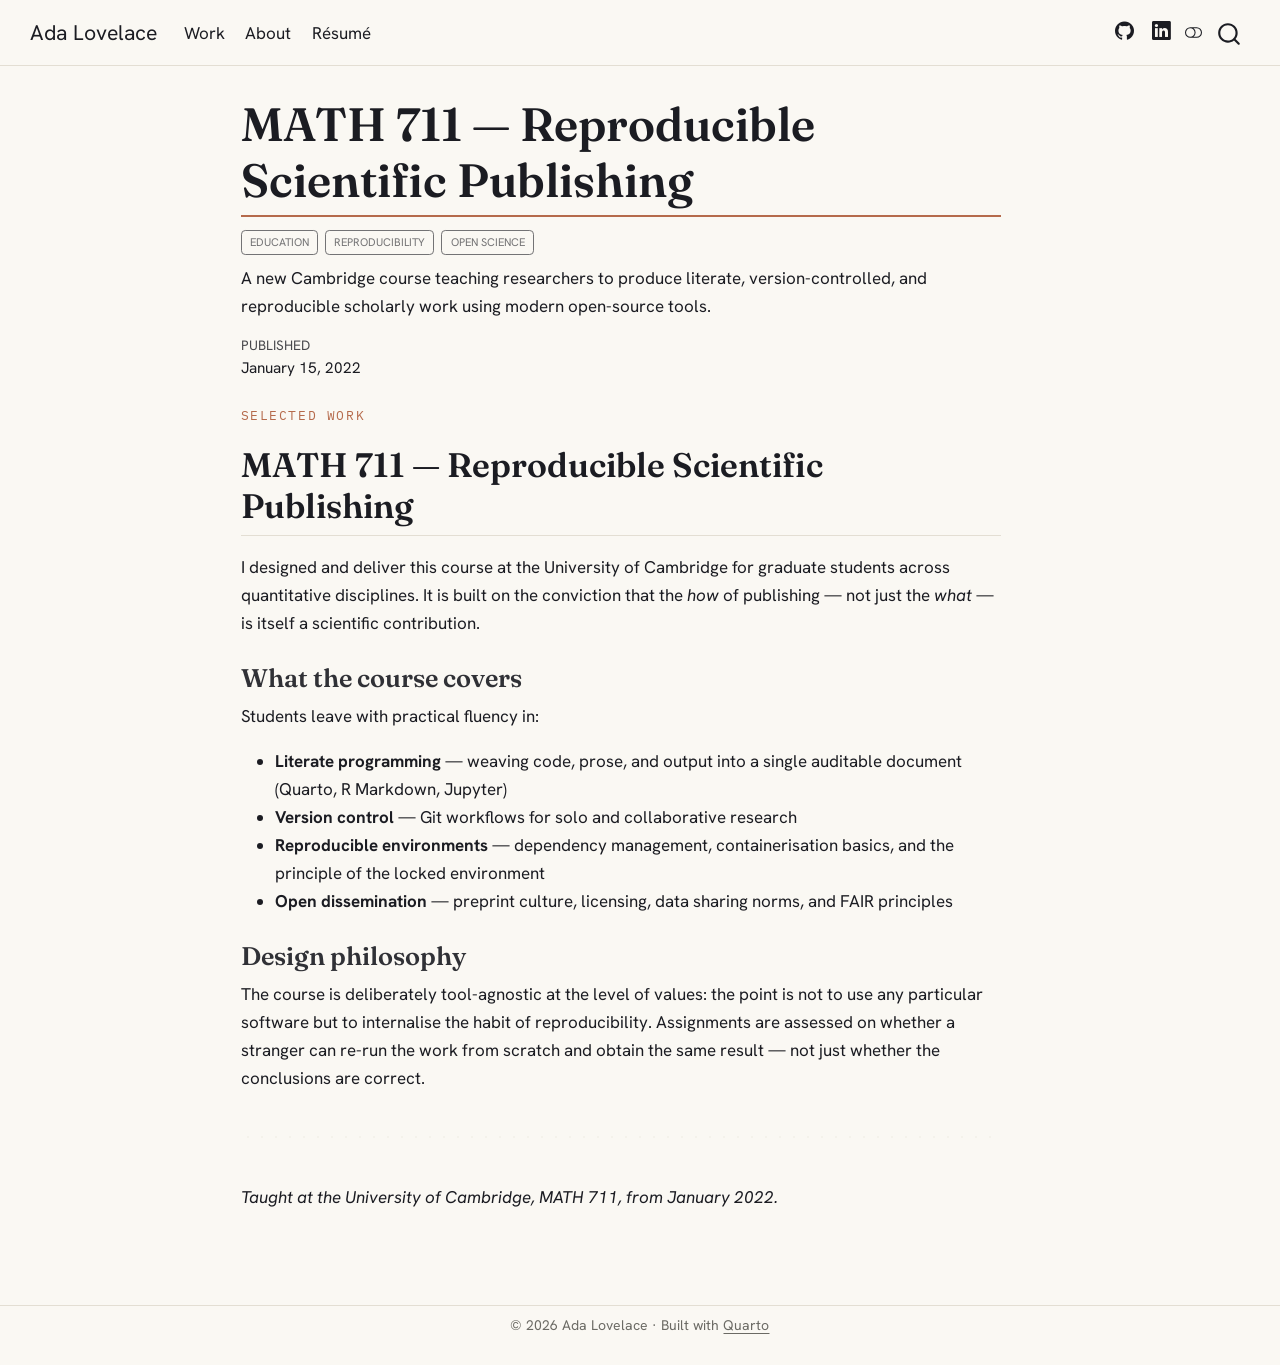
<file: projects/reproducible-publishing-course.html>
<!DOCTYPE html>
<html xmlns="http://www.w3.org/1999/xhtml" lang="en" xml:lang="en"><head>

<meta charset="utf-8">
<meta name="generator" content="quarto-1.6.39">

<meta name="viewport" content="width=device-width, initial-scale=1.0, user-scalable=yes">

<meta name="dcterms.date" content="2022-01-15">
<meta name="description" content="A new Cambridge course teaching researchers to produce literate, version-controlled, and reproducible scholarly work using modern open-source tools.">

<title>MATH 711 — Reproducible Scientific Publishing – Ada Lovelace</title>
<style>
code{white-space: pre-wrap;}
span.smallcaps{font-variant: small-caps;}
div.columns{display: flex; gap: min(4vw, 1.5em);}
div.column{flex: auto; overflow-x: auto;}
div.hanging-indent{margin-left: 1.5em; text-indent: -1.5em;}
ul.task-list{list-style: none;}
ul.task-list li input[type="checkbox"] {
  width: 0.8em;
  margin: 0 0.8em 0.2em -1em; /* quarto-specific, see https://github.com/quarto-dev/quarto-cli/issues/4556 */ 
  vertical-align: middle;
}
</style>


<script src="../site_libs/quarto-nav/quarto-nav.js"></script>
<script src="../site_libs/clipboard/clipboard.min.js"></script>
<script src="../site_libs/quarto-search/autocomplete.umd.js"></script>
<script src="../site_libs/quarto-search/fuse.min.js"></script>
<script src="../site_libs/quarto-search/quarto-search.js"></script>
<meta name="quarto:offset" content="../">
<script src="../site_libs/quarto-html/quarto.js"></script>
<script src="../site_libs/quarto-html/popper.min.js"></script>
<script src="../site_libs/quarto-html/tippy.umd.min.js"></script>
<script src="../site_libs/quarto-html/anchor.min.js"></script>
<link href="../site_libs/quarto-html/tippy.css" rel="stylesheet">
<link href="../site_libs/quarto-html/quarto-syntax-highlighting-68b01a6d82ac1fcd82f922e65883368a.css" rel="stylesheet" class="quarto-color-scheme" id="quarto-text-highlighting-styles">
<link href="../site_libs/quarto-html/quarto-syntax-highlighting-dark-0271683416a89e55b739dd8ff60aaa2a.css" rel="prefetch" class="quarto-color-scheme quarto-color-alternate" id="quarto-text-highlighting-styles">
<script src="../site_libs/bootstrap/bootstrap.min.js"></script>
<link href="../site_libs/bootstrap/bootstrap-icons.css" rel="stylesheet">
<link href="../site_libs/bootstrap/bootstrap-ee77c2ffbc31dbb2c065d60133a9d655.min.css" rel="stylesheet" append-hash="true" class="quarto-color-scheme" id="quarto-bootstrap" data-mode="light">
<link href="../site_libs/bootstrap/bootstrap-dark-a4879f17e1941e5eba6d759747a8cfd6.min.css" rel="prefetch" append-hash="true" class="quarto-color-scheme quarto-color-alternate" id="quarto-bootstrap" data-mode="light">
<script id="quarto-search-options" type="application/json">{
  "location": "navbar",
  "copy-button": false,
  "collapse-after": 3,
  "panel-placement": "end",
  "type": "overlay",
  "limit": 50,
  "keyboard-shortcut": [
    "f",
    "/",
    "s"
  ],
  "show-item-context": false,
  "language": {
    "search-no-results-text": "No results",
    "search-matching-documents-text": "matching documents",
    "search-copy-link-title": "Copy link to search",
    "search-hide-matches-text": "Hide additional matches",
    "search-more-match-text": "more match in this document",
    "search-more-matches-text": "more matches in this document",
    "search-clear-button-title": "Clear",
    "search-text-placeholder": "",
    "search-detached-cancel-button-title": "Cancel",
    "search-submit-button-title": "Submit",
    "search-label": "Search"
  }
}</script>
<style>html{ scroll-behavior: smooth; }</style>


</head>

<body class="nav-fixed fullcontent">

<div id="quarto-search-results"></div>
  <header id="quarto-header" class="headroom fixed-top">
    <nav class="navbar navbar-expand-lg " data-bs-theme="dark">
      <div class="navbar-container container-fluid">
      <div class="navbar-brand-container mx-auto">
    <a class="navbar-brand" href="../index.html">
    <span class="navbar-title">Ada Lovelace</span>
    </a>
  </div>
            <div id="quarto-search" class="" title="Search"></div>
          <button class="navbar-toggler" type="button" data-bs-toggle="collapse" data-bs-target="#navbarCollapse" aria-controls="navbarCollapse" role="menu" aria-expanded="false" aria-label="Toggle navigation" onclick="if (window.quartoToggleHeadroom) { window.quartoToggleHeadroom(); }">
  <span class="navbar-toggler-icon"></span>
</button>
          <div class="collapse navbar-collapse" id="navbarCollapse">
            <ul class="navbar-nav navbar-nav-scroll me-auto">
  <li class="nav-item">
    <a class="nav-link" href="../projects.html"> 
<span class="menu-text">Work</span></a>
  </li>  
  <li class="nav-item">
    <a class="nav-link" href="../about.html"> 
<span class="menu-text">About</span></a>
  </li>  
  <li class="nav-item">
    <a class="nav-link" href="../resume.html"> 
<span class="menu-text">Résumé</span></a>
  </li>  
</ul>
            <ul class="navbar-nav navbar-nav-scroll ms-auto">
  <li class="nav-item compact">
    <a class="nav-link" href="https://github.com/adalovelace"> <i class="bi bi-github" role="img">
</i> 
<span class="menu-text"></span></a>
  </li>  
  <li class="nav-item compact">
    <a class="nav-link" href="https://www.linkedin.com/in/adalovelace/"> <i class="bi bi-linkedin" role="img">
</i> 
<span class="menu-text"></span></a>
  </li>  
</ul>
          </div> <!-- /navcollapse -->
            <div class="quarto-navbar-tools">
  <a href="" class="quarto-color-scheme-toggle quarto-navigation-tool  px-1" onclick="window.quartoToggleColorScheme(); return false;" title="Toggle dark mode"><i class="bi"></i></a>
</div>
      </div> <!-- /container-fluid -->
    </nav>
</header>
<!-- content -->
<div id="quarto-content" class="quarto-container page-columns page-rows-contents page-layout-article page-navbar">
<!-- sidebar -->
<!-- margin-sidebar -->
    
<!-- main -->
<main class="content" id="quarto-document-content">

<header id="title-block-header" class="quarto-title-block default">
<div class="quarto-title">
<h1 class="title">MATH 711 — Reproducible Scientific Publishing</h1>
  <div class="quarto-categories">
    <div class="quarto-category">education</div>
    <div class="quarto-category">reproducibility</div>
    <div class="quarto-category">open science</div>
  </div>
  </div>

<div>
  <div class="description">
    A new Cambridge course teaching researchers to produce literate, version-controlled, and reproducible scholarly work using modern open-source tools.
  </div>
</div>


<div class="quarto-title-meta">

    
    <div>
    <div class="quarto-title-meta-heading">Published</div>
    <div class="quarto-title-meta-contents">
      <p class="date">January 15, 2022</p>
    </div>
  </div>
  
    
  </div>
  


</header>


<p><span class="eyebrow">SELECTED WORK</span></p>
<section id="math-711-reproducible-scientific-publishing" class="level2">
<h2 class="anchored" data-anchor-id="math-711-reproducible-scientific-publishing">MATH 711 — Reproducible Scientific Publishing</h2>
<p>I designed and deliver this course at the University of Cambridge for graduate students across quantitative disciplines. It is built on the conviction that the <em>how</em> of publishing — not just the <em>what</em> — is itself a scientific contribution.</p>
<section id="what-the-course-covers" class="level3">
<h3 class="anchored" data-anchor-id="what-the-course-covers">What the course covers</h3>
<p>Students leave with practical fluency in:</p>
<ul>
<li><strong>Literate programming</strong> — weaving code, prose, and output into a single auditable document (Quarto, R Markdown, Jupyter)</li>
<li><strong>Version control</strong> — Git workflows for solo and collaborative research</li>
<li><strong>Reproducible environments</strong> — dependency management, containerisation basics, and the principle of the locked environment</li>
<li><strong>Open dissemination</strong> — preprint culture, licensing, data sharing norms, and FAIR principles</li>
</ul>
</section>
<section id="design-philosophy" class="level3">
<h3 class="anchored" data-anchor-id="design-philosophy">Design philosophy</h3>
<p>The course is deliberately tool-agnostic at the level of values: the point is not to use any particular software but to internalise the habit of reproducibility. Assignments are assessed on whether a stranger can re-run the work from scratch and obtain the same result — not just whether the conclusions are correct.</p>
<hr class="punch">
<p><em>Taught at the University of Cambridge, MATH 711, from January 2022.</em></p>


</section>
</section>

</main> <!-- /main -->
<script id="quarto-html-after-body" type="application/javascript">
window.document.addEventListener("DOMContentLoaded", function (event) {
  const toggleBodyColorMode = (bsSheetEl) => {
    const mode = bsSheetEl.getAttribute("data-mode");
    const bodyEl = window.document.querySelector("body");
    if (mode === "dark") {
      bodyEl.classList.add("quarto-dark");
      bodyEl.classList.remove("quarto-light");
    } else {
      bodyEl.classList.add("quarto-light");
      bodyEl.classList.remove("quarto-dark");
    }
  }
  const toggleBodyColorPrimary = () => {
    const bsSheetEl = window.document.querySelector("link#quarto-bootstrap");
    if (bsSheetEl) {
      toggleBodyColorMode(bsSheetEl);
    }
  }
  toggleBodyColorPrimary();  
  const disableStylesheet = (stylesheets) => {
    for (let i=0; i < stylesheets.length; i++) {
      const stylesheet = stylesheets[i];
      stylesheet.rel = 'prefetch';
    }
  }
  const enableStylesheet = (stylesheets) => {
    for (let i=0; i < stylesheets.length; i++) {
      const stylesheet = stylesheets[i];
      stylesheet.rel = 'stylesheet';
    }
  }
  const manageTransitions = (selector, allowTransitions) => {
    const els = window.document.querySelectorAll(selector);
    for (let i=0; i < els.length; i++) {
      const el = els[i];
      if (allowTransitions) {
        el.classList.remove('notransition');
      } else {
        el.classList.add('notransition');
      }
    }
  }
  const toggleGiscusIfUsed = (isAlternate, darkModeDefault) => {
    const baseTheme = document.querySelector('#giscus-base-theme')?.value ?? 'light';
    const alternateTheme = document.querySelector('#giscus-alt-theme')?.value ?? 'dark';
    let newTheme = '';
    if(darkModeDefault) {
      newTheme = isAlternate ? baseTheme : alternateTheme;
    } else {
      newTheme = isAlternate ? alternateTheme : baseTheme;
    }
    const changeGiscusTheme = () => {
      // From: https://github.com/giscus/giscus/issues/336
      const sendMessage = (message) => {
        const iframe = document.querySelector('iframe.giscus-frame');
        if (!iframe) return;
        iframe.contentWindow.postMessage({ giscus: message }, 'https://giscus.app');
      }
      sendMessage({
        setConfig: {
          theme: newTheme
        }
      });
    }
    const isGiscussLoaded = window.document.querySelector('iframe.giscus-frame') !== null;
    if (isGiscussLoaded) {
      changeGiscusTheme();
    }
  }
  const toggleColorMode = (alternate) => {
    // Switch the stylesheets
    const alternateStylesheets = window.document.querySelectorAll('link.quarto-color-scheme.quarto-color-alternate');
    manageTransitions('#quarto-margin-sidebar .nav-link', false);
    if (alternate) {
      enableStylesheet(alternateStylesheets);
      for (const sheetNode of alternateStylesheets) {
        if (sheetNode.id === "quarto-bootstrap") {
          toggleBodyColorMode(sheetNode);
        }
      }
    } else {
      disableStylesheet(alternateStylesheets);
      toggleBodyColorPrimary();
    }
    manageTransitions('#quarto-margin-sidebar .nav-link', true);
    // Switch the toggles
    const toggles = window.document.querySelectorAll('.quarto-color-scheme-toggle');
    for (let i=0; i < toggles.length; i++) {
      const toggle = toggles[i];
      if (toggle) {
        if (alternate) {
          toggle.classList.add("alternate");     
        } else {
          toggle.classList.remove("alternate");
        }
      }
    }
    // Hack to workaround the fact that safari doesn't
    // properly recolor the scrollbar when toggling (#1455)
    if (navigator.userAgent.indexOf('Safari') > 0 && navigator.userAgent.indexOf('Chrome') == -1) {
      manageTransitions("body", false);
      window.scrollTo(0, 1);
      setTimeout(() => {
        window.scrollTo(0, 0);
        manageTransitions("body", true);
      }, 40);  
    }
  }
  const isFileUrl = () => { 
    return window.location.protocol === 'file:';
  }
  const hasAlternateSentinel = () => {  
    let styleSentinel = getColorSchemeSentinel();
    if (styleSentinel !== null) {
      return styleSentinel === "alternate";
    } else {
      return false;
    }
  }
  const setStyleSentinel = (alternate) => {
    const value = alternate ? "alternate" : "default";
    if (!isFileUrl()) {
      window.localStorage.setItem("quarto-color-scheme", value);
    } else {
      localAlternateSentinel = value;
    }
  }
  const getColorSchemeSentinel = () => {
    if (!isFileUrl()) {
      const storageValue = window.localStorage.getItem("quarto-color-scheme");
      return storageValue != null ? storageValue : localAlternateSentinel;
    } else {
      return localAlternateSentinel;
    }
  }
  const darkModeDefault = false;
  let localAlternateSentinel = darkModeDefault ? 'alternate' : 'default';
  // Dark / light mode switch
  window.quartoToggleColorScheme = () => {
    // Read the current dark / light value 
    let toAlternate = !hasAlternateSentinel();
    toggleColorMode(toAlternate);
    setStyleSentinel(toAlternate);
    toggleGiscusIfUsed(toAlternate, darkModeDefault);
  };
  // Ensure there is a toggle, if there isn't float one in the top right
  if (window.document.querySelector('.quarto-color-scheme-toggle') === null) {
    const a = window.document.createElement('a');
    a.classList.add('top-right');
    a.classList.add('quarto-color-scheme-toggle');
    a.href = "";
    a.onclick = function() { try { window.quartoToggleColorScheme(); } catch {} return false; };
    const i = window.document.createElement("i");
    i.classList.add('bi');
    a.appendChild(i);
    window.document.body.appendChild(a);
  }
  // Switch to dark mode if need be
  if (hasAlternateSentinel()) {
    toggleColorMode(true);
  } else {
    toggleColorMode(false);
  }
  const icon = "";
  const anchorJS = new window.AnchorJS();
  anchorJS.options = {
    placement: 'right',
    icon: icon
  };
  anchorJS.add('.anchored');
  const isCodeAnnotation = (el) => {
    for (const clz of el.classList) {
      if (clz.startsWith('code-annotation-')) {                     
        return true;
      }
    }
    return false;
  }
  const onCopySuccess = function(e) {
    // button target
    const button = e.trigger;
    // don't keep focus
    button.blur();
    // flash "checked"
    button.classList.add('code-copy-button-checked');
    var currentTitle = button.getAttribute("title");
    button.setAttribute("title", "Copied!");
    let tooltip;
    if (window.bootstrap) {
      button.setAttribute("data-bs-toggle", "tooltip");
      button.setAttribute("data-bs-placement", "left");
      button.setAttribute("data-bs-title", "Copied!");
      tooltip = new bootstrap.Tooltip(button, 
        { trigger: "manual", 
          customClass: "code-copy-button-tooltip",
          offset: [0, -8]});
      tooltip.show();    
    }
    setTimeout(function() {
      if (tooltip) {
        tooltip.hide();
        button.removeAttribute("data-bs-title");
        button.removeAttribute("data-bs-toggle");
        button.removeAttribute("data-bs-placement");
      }
      button.setAttribute("title", currentTitle);
      button.classList.remove('code-copy-button-checked');
    }, 1000);
    // clear code selection
    e.clearSelection();
  }
  const getTextToCopy = function(trigger) {
      const codeEl = trigger.previousElementSibling.cloneNode(true);
      for (const childEl of codeEl.children) {
        if (isCodeAnnotation(childEl)) {
          childEl.remove();
        }
      }
      return codeEl.innerText;
  }
  const clipboard = new window.ClipboardJS('.code-copy-button:not([data-in-quarto-modal])', {
    text: getTextToCopy
  });
  clipboard.on('success', onCopySuccess);
  if (window.document.getElementById('quarto-embedded-source-code-modal')) {
    const clipboardModal = new window.ClipboardJS('.code-copy-button[data-in-quarto-modal]', {
      text: getTextToCopy,
      container: window.document.getElementById('quarto-embedded-source-code-modal')
    });
    clipboardModal.on('success', onCopySuccess);
  }
    var localhostRegex = new RegExp(/^(?:http|https):\/\/localhost\:?[0-9]*\//);
    var mailtoRegex = new RegExp(/^mailto:/);
      var filterRegex = new RegExp("https:\/\/adalovlace\.github\.io\/AdaPortfolio\/");
    var isInternal = (href) => {
        return filterRegex.test(href) || localhostRegex.test(href) || mailtoRegex.test(href);
    }
    // Inspect non-navigation links and adorn them if external
 	var links = window.document.querySelectorAll('a[href]:not(.nav-link):not(.navbar-brand):not(.toc-action):not(.sidebar-link):not(.sidebar-item-toggle):not(.pagination-link):not(.no-external):not([aria-hidden]):not(.dropdown-item):not(.quarto-navigation-tool):not(.about-link)');
    for (var i=0; i<links.length; i++) {
      const link = links[i];
      if (!isInternal(link.href)) {
        // undo the damage that might have been done by quarto-nav.js in the case of
        // links that we want to consider external
        if (link.dataset.originalHref !== undefined) {
          link.href = link.dataset.originalHref;
        }
          // target, if specified
          link.setAttribute("target", "_blank");
          if (link.getAttribute("rel") === null) {
            link.setAttribute("rel", "noopener");
          }
      }
    }
  function tippyHover(el, contentFn, onTriggerFn, onUntriggerFn) {
    const config = {
      allowHTML: true,
      maxWidth: 500,
      delay: 100,
      arrow: false,
      appendTo: function(el) {
          return el.parentElement;
      },
      interactive: true,
      interactiveBorder: 10,
      theme: 'quarto',
      placement: 'bottom-start',
    };
    if (contentFn) {
      config.content = contentFn;
    }
    if (onTriggerFn) {
      config.onTrigger = onTriggerFn;
    }
    if (onUntriggerFn) {
      config.onUntrigger = onUntriggerFn;
    }
    window.tippy(el, config); 
  }
  const noterefs = window.document.querySelectorAll('a[role="doc-noteref"]');
  for (var i=0; i<noterefs.length; i++) {
    const ref = noterefs[i];
    tippyHover(ref, function() {
      // use id or data attribute instead here
      let href = ref.getAttribute('data-footnote-href') || ref.getAttribute('href');
      try { href = new URL(href).hash; } catch {}
      const id = href.replace(/^#\/?/, "");
      const note = window.document.getElementById(id);
      if (note) {
        return note.innerHTML;
      } else {
        return "";
      }
    });
  }
  const xrefs = window.document.querySelectorAll('a.quarto-xref');
  const processXRef = (id, note) => {
    // Strip column container classes
    const stripColumnClz = (el) => {
      el.classList.remove("page-full", "page-columns");
      if (el.children) {
        for (const child of el.children) {
          stripColumnClz(child);
        }
      }
    }
    stripColumnClz(note)
    if (id === null || id.startsWith('sec-')) {
      // Special case sections, only their first couple elements
      const container = document.createElement("div");
      if (note.children && note.children.length > 2) {
        container.appendChild(note.children[0].cloneNode(true));
        for (let i = 1; i < note.children.length; i++) {
          const child = note.children[i];
          if (child.tagName === "P" && child.innerText === "") {
            continue;
          } else {
            container.appendChild(child.cloneNode(true));
            break;
          }
        }
        if (window.Quarto?.typesetMath) {
          window.Quarto.typesetMath(container);
        }
        return container.innerHTML
      } else {
        if (window.Quarto?.typesetMath) {
          window.Quarto.typesetMath(note);
        }
        return note.innerHTML;
      }
    } else {
      // Remove any anchor links if they are present
      const anchorLink = note.querySelector('a.anchorjs-link');
      if (anchorLink) {
        anchorLink.remove();
      }
      if (window.Quarto?.typesetMath) {
        window.Quarto.typesetMath(note);
      }
      if (note.classList.contains("callout")) {
        return note.outerHTML;
      } else {
        return note.innerHTML;
      }
    }
  }
  for (var i=0; i<xrefs.length; i++) {
    const xref = xrefs[i];
    tippyHover(xref, undefined, function(instance) {
      instance.disable();
      let url = xref.getAttribute('href');
      let hash = undefined; 
      if (url.startsWith('#')) {
        hash = url;
      } else {
        try { hash = new URL(url).hash; } catch {}
      }
      if (hash) {
        const id = hash.replace(/^#\/?/, "");
        const note = window.document.getElementById(id);
        if (note !== null) {
          try {
            const html = processXRef(id, note.cloneNode(true));
            instance.setContent(html);
          } finally {
            instance.enable();
            instance.show();
          }
        } else {
          // See if we can fetch this
          fetch(url.split('#')[0])
          .then(res => res.text())
          .then(html => {
            const parser = new DOMParser();
            const htmlDoc = parser.parseFromString(html, "text/html");
            const note = htmlDoc.getElementById(id);
            if (note !== null) {
              const html = processXRef(id, note);
              instance.setContent(html);
            } 
          }).finally(() => {
            instance.enable();
            instance.show();
          });
        }
      } else {
        // See if we can fetch a full url (with no hash to target)
        // This is a special case and we should probably do some content thinning / targeting
        fetch(url)
        .then(res => res.text())
        .then(html => {
          const parser = new DOMParser();
          const htmlDoc = parser.parseFromString(html, "text/html");
          const note = htmlDoc.querySelector('main.content');
          if (note !== null) {
            // This should only happen for chapter cross references
            // (since there is no id in the URL)
            // remove the first header
            if (note.children.length > 0 && note.children[0].tagName === "HEADER") {
              note.children[0].remove();
            }
            const html = processXRef(null, note);
            instance.setContent(html);
          } 
        }).finally(() => {
          instance.enable();
          instance.show();
        });
      }
    }, function(instance) {
    });
  }
      let selectedAnnoteEl;
      const selectorForAnnotation = ( cell, annotation) => {
        let cellAttr = 'data-code-cell="' + cell + '"';
        let lineAttr = 'data-code-annotation="' +  annotation + '"';
        const selector = 'span[' + cellAttr + '][' + lineAttr + ']';
        return selector;
      }
      const selectCodeLines = (annoteEl) => {
        const doc = window.document;
        const targetCell = annoteEl.getAttribute("data-target-cell");
        const targetAnnotation = annoteEl.getAttribute("data-target-annotation");
        const annoteSpan = window.document.querySelector(selectorForAnnotation(targetCell, targetAnnotation));
        const lines = annoteSpan.getAttribute("data-code-lines").split(",");
        const lineIds = lines.map((line) => {
          return targetCell + "-" + line;
        })
        let top = null;
        let height = null;
        let parent = null;
        if (lineIds.length > 0) {
            //compute the position of the single el (top and bottom and make a div)
            const el = window.document.getElementById(lineIds[0]);
            top = el.offsetTop;
            height = el.offsetHeight;
            parent = el.parentElement.parentElement;
          if (lineIds.length > 1) {
            const lastEl = window.document.getElementById(lineIds[lineIds.length - 1]);
            const bottom = lastEl.offsetTop + lastEl.offsetHeight;
            height = bottom - top;
          }
          if (top !== null && height !== null && parent !== null) {
            // cook up a div (if necessary) and position it 
            let div = window.document.getElementById("code-annotation-line-highlight");
            if (div === null) {
              div = window.document.createElement("div");
              div.setAttribute("id", "code-annotation-line-highlight");
              div.style.position = 'absolute';
              parent.appendChild(div);
            }
            div.style.top = top - 2 + "px";
            div.style.height = height + 4 + "px";
            div.style.left = 0;
            let gutterDiv = window.document.getElementById("code-annotation-line-highlight-gutter");
            if (gutterDiv === null) {
              gutterDiv = window.document.createElement("div");
              gutterDiv.setAttribute("id", "code-annotation-line-highlight-gutter");
              gutterDiv.style.position = 'absolute';
              const codeCell = window.document.getElementById(targetCell);
              const gutter = codeCell.querySelector('.code-annotation-gutter');
              gutter.appendChild(gutterDiv);
            }
            gutterDiv.style.top = top - 2 + "px";
            gutterDiv.style.height = height + 4 + "px";
          }
          selectedAnnoteEl = annoteEl;
        }
      };
      const unselectCodeLines = () => {
        const elementsIds = ["code-annotation-line-highlight", "code-annotation-line-highlight-gutter"];
        elementsIds.forEach((elId) => {
          const div = window.document.getElementById(elId);
          if (div) {
            div.remove();
          }
        });
        selectedAnnoteEl = undefined;
      };
        // Handle positioning of the toggle
    window.addEventListener(
      "resize",
      throttle(() => {
        elRect = undefined;
        if (selectedAnnoteEl) {
          selectCodeLines(selectedAnnoteEl);
        }
      }, 10)
    );
    function throttle(fn, ms) {
    let throttle = false;
    let timer;
      return (...args) => {
        if(!throttle) { // first call gets through
            fn.apply(this, args);
            throttle = true;
        } else { // all the others get throttled
            if(timer) clearTimeout(timer); // cancel #2
            timer = setTimeout(() => {
              fn.apply(this, args);
              timer = throttle = false;
            }, ms);
        }
      };
    }
      // Attach click handler to the DT
      const annoteDls = window.document.querySelectorAll('dt[data-target-cell]');
      for (const annoteDlNode of annoteDls) {
        annoteDlNode.addEventListener('click', (event) => {
          const clickedEl = event.target;
          if (clickedEl !== selectedAnnoteEl) {
            unselectCodeLines();
            const activeEl = window.document.querySelector('dt[data-target-cell].code-annotation-active');
            if (activeEl) {
              activeEl.classList.remove('code-annotation-active');
            }
            selectCodeLines(clickedEl);
            clickedEl.classList.add('code-annotation-active');
          } else {
            // Unselect the line
            unselectCodeLines();
            clickedEl.classList.remove('code-annotation-active');
          }
        });
      }
  const findCites = (el) => {
    const parentEl = el.parentElement;
    if (parentEl) {
      const cites = parentEl.dataset.cites;
      if (cites) {
        return {
          el,
          cites: cites.split(' ')
        };
      } else {
        return findCites(el.parentElement)
      }
    } else {
      return undefined;
    }
  };
  var bibliorefs = window.document.querySelectorAll('a[role="doc-biblioref"]');
  for (var i=0; i<bibliorefs.length; i++) {
    const ref = bibliorefs[i];
    const citeInfo = findCites(ref);
    if (citeInfo) {
      tippyHover(citeInfo.el, function() {
        var popup = window.document.createElement('div');
        citeInfo.cites.forEach(function(cite) {
          var citeDiv = window.document.createElement('div');
          citeDiv.classList.add('hanging-indent');
          citeDiv.classList.add('csl-entry');
          var biblioDiv = window.document.getElementById('ref-' + cite);
          if (biblioDiv) {
            citeDiv.innerHTML = biblioDiv.innerHTML;
          }
          popup.appendChild(citeDiv);
        });
        return popup.innerHTML;
      });
    }
  }
});
</script>
</div> <!-- /content -->
<footer class="footer">
  <div class="nav-footer">
    <div class="nav-footer-left">
      &nbsp;
    </div>   
    <div class="nav-footer-center">
<p>© 2026 Ada Lovelace · Built with <a href="https://quarto.org">Quarto</a></p>
</div>
    <div class="nav-footer-right">
      &nbsp;
    </div>
  </div>
</footer>




<script src="../site_libs/quarto-html/zenscroll-min.js"></script>
</body></html>
</file>
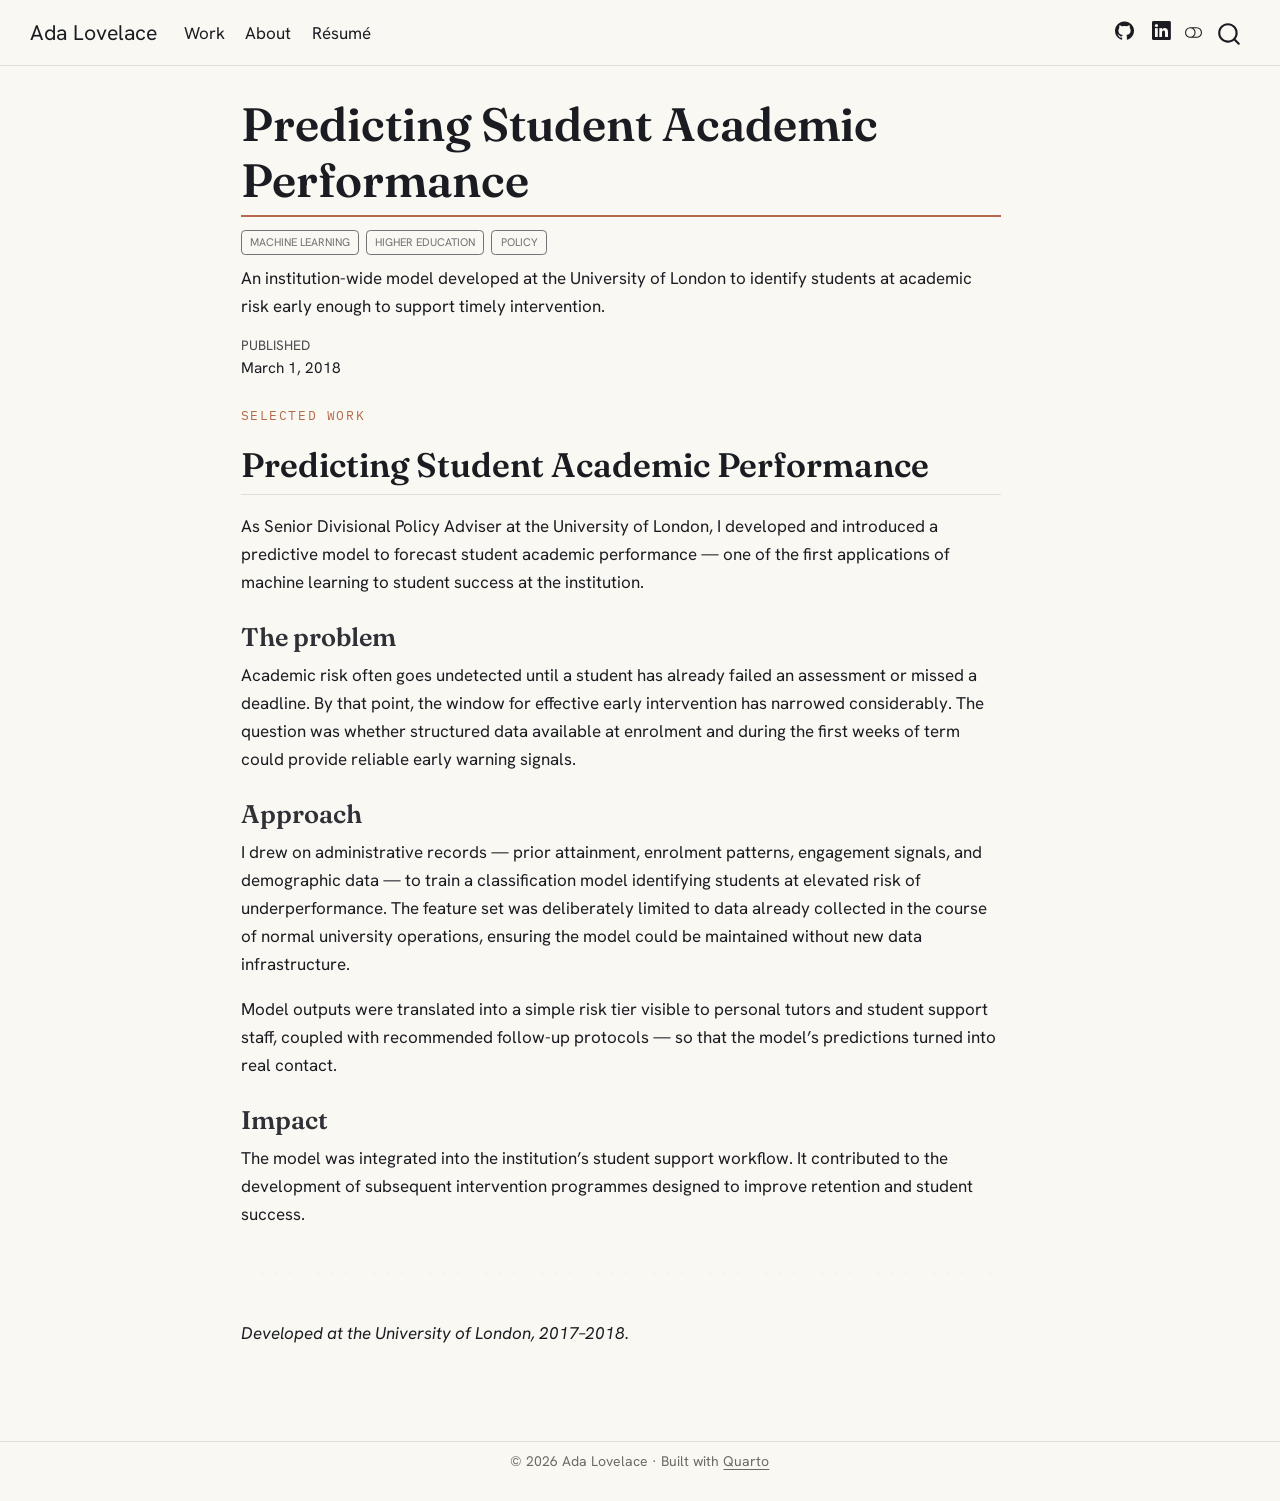
<file: projects/student-performance-model.html>
<!DOCTYPE html>
<html xmlns="http://www.w3.org/1999/xhtml" lang="en" xml:lang="en"><head>

<meta charset="utf-8">
<meta name="generator" content="quarto-1.6.39">

<meta name="viewport" content="width=device-width, initial-scale=1.0, user-scalable=yes">

<meta name="dcterms.date" content="2018-03-01">
<meta name="description" content="An institution-wide model developed at the University of London to identify students at academic risk early enough to support timely intervention.">

<title>Predicting Student Academic Performance – Ada Lovelace</title>
<style>
code{white-space: pre-wrap;}
span.smallcaps{font-variant: small-caps;}
div.columns{display: flex; gap: min(4vw, 1.5em);}
div.column{flex: auto; overflow-x: auto;}
div.hanging-indent{margin-left: 1.5em; text-indent: -1.5em;}
ul.task-list{list-style: none;}
ul.task-list li input[type="checkbox"] {
  width: 0.8em;
  margin: 0 0.8em 0.2em -1em; /* quarto-specific, see https://github.com/quarto-dev/quarto-cli/issues/4556 */ 
  vertical-align: middle;
}
</style>


<script src="../site_libs/quarto-nav/quarto-nav.js"></script>
<script src="../site_libs/clipboard/clipboard.min.js"></script>
<script src="../site_libs/quarto-search/autocomplete.umd.js"></script>
<script src="../site_libs/quarto-search/fuse.min.js"></script>
<script src="../site_libs/quarto-search/quarto-search.js"></script>
<meta name="quarto:offset" content="../">
<script src="../site_libs/quarto-html/quarto.js"></script>
<script src="../site_libs/quarto-html/popper.min.js"></script>
<script src="../site_libs/quarto-html/tippy.umd.min.js"></script>
<script src="../site_libs/quarto-html/anchor.min.js"></script>
<link href="../site_libs/quarto-html/tippy.css" rel="stylesheet">
<link href="../site_libs/quarto-html/quarto-syntax-highlighting-68b01a6d82ac1fcd82f922e65883368a.css" rel="stylesheet" class="quarto-color-scheme" id="quarto-text-highlighting-styles">
<link href="../site_libs/quarto-html/quarto-syntax-highlighting-dark-0271683416a89e55b739dd8ff60aaa2a.css" rel="prefetch" class="quarto-color-scheme quarto-color-alternate" id="quarto-text-highlighting-styles">
<script src="../site_libs/bootstrap/bootstrap.min.js"></script>
<link href="../site_libs/bootstrap/bootstrap-icons.css" rel="stylesheet">
<link href="../site_libs/bootstrap/bootstrap-ee77c2ffbc31dbb2c065d60133a9d655.min.css" rel="stylesheet" append-hash="true" class="quarto-color-scheme" id="quarto-bootstrap" data-mode="light">
<link href="../site_libs/bootstrap/bootstrap-dark-a4879f17e1941e5eba6d759747a8cfd6.min.css" rel="prefetch" append-hash="true" class="quarto-color-scheme quarto-color-alternate" id="quarto-bootstrap" data-mode="light">
<script id="quarto-search-options" type="application/json">{
  "location": "navbar",
  "copy-button": false,
  "collapse-after": 3,
  "panel-placement": "end",
  "type": "overlay",
  "limit": 50,
  "keyboard-shortcut": [
    "f",
    "/",
    "s"
  ],
  "show-item-context": false,
  "language": {
    "search-no-results-text": "No results",
    "search-matching-documents-text": "matching documents",
    "search-copy-link-title": "Copy link to search",
    "search-hide-matches-text": "Hide additional matches",
    "search-more-match-text": "more match in this document",
    "search-more-matches-text": "more matches in this document",
    "search-clear-button-title": "Clear",
    "search-text-placeholder": "",
    "search-detached-cancel-button-title": "Cancel",
    "search-submit-button-title": "Submit",
    "search-label": "Search"
  }
}</script>
<style>html{ scroll-behavior: smooth; }</style>


</head>

<body class="nav-fixed fullcontent">

<div id="quarto-search-results"></div>
  <header id="quarto-header" class="headroom fixed-top">
    <nav class="navbar navbar-expand-lg " data-bs-theme="dark">
      <div class="navbar-container container-fluid">
      <div class="navbar-brand-container mx-auto">
    <a class="navbar-brand" href="../index.html">
    <span class="navbar-title">Ada Lovelace</span>
    </a>
  </div>
            <div id="quarto-search" class="" title="Search"></div>
          <button class="navbar-toggler" type="button" data-bs-toggle="collapse" data-bs-target="#navbarCollapse" aria-controls="navbarCollapse" role="menu" aria-expanded="false" aria-label="Toggle navigation" onclick="if (window.quartoToggleHeadroom) { window.quartoToggleHeadroom(); }">
  <span class="navbar-toggler-icon"></span>
</button>
          <div class="collapse navbar-collapse" id="navbarCollapse">
            <ul class="navbar-nav navbar-nav-scroll me-auto">
  <li class="nav-item">
    <a class="nav-link" href="../projects.html"> 
<span class="menu-text">Work</span></a>
  </li>  
  <li class="nav-item">
    <a class="nav-link" href="../about.html"> 
<span class="menu-text">About</span></a>
  </li>  
  <li class="nav-item">
    <a class="nav-link" href="../resume.html"> 
<span class="menu-text">Résumé</span></a>
  </li>  
</ul>
            <ul class="navbar-nav navbar-nav-scroll ms-auto">
  <li class="nav-item compact">
    <a class="nav-link" href="https://github.com/adalovelace"> <i class="bi bi-github" role="img">
</i> 
<span class="menu-text"></span></a>
  </li>  
  <li class="nav-item compact">
    <a class="nav-link" href="https://www.linkedin.com/in/adalovelace/"> <i class="bi bi-linkedin" role="img">
</i> 
<span class="menu-text"></span></a>
  </li>  
</ul>
          </div> <!-- /navcollapse -->
            <div class="quarto-navbar-tools">
  <a href="" class="quarto-color-scheme-toggle quarto-navigation-tool  px-1" onclick="window.quartoToggleColorScheme(); return false;" title="Toggle dark mode"><i class="bi"></i></a>
</div>
      </div> <!-- /container-fluid -->
    </nav>
</header>
<!-- content -->
<div id="quarto-content" class="quarto-container page-columns page-rows-contents page-layout-article page-navbar">
<!-- sidebar -->
<!-- margin-sidebar -->
    
<!-- main -->
<main class="content" id="quarto-document-content">

<header id="title-block-header" class="quarto-title-block default">
<div class="quarto-title">
<h1 class="title">Predicting Student Academic Performance</h1>
  <div class="quarto-categories">
    <div class="quarto-category">machine learning</div>
    <div class="quarto-category">higher education</div>
    <div class="quarto-category">policy</div>
  </div>
  </div>

<div>
  <div class="description">
    An institution-wide model developed at the University of London to identify students at academic risk early enough to support timely intervention.
  </div>
</div>


<div class="quarto-title-meta">

    
    <div>
    <div class="quarto-title-meta-heading">Published</div>
    <div class="quarto-title-meta-contents">
      <p class="date">March 1, 2018</p>
    </div>
  </div>
  
    
  </div>
  


</header>


<p><span class="eyebrow">SELECTED WORK</span></p>
<section id="predicting-student-academic-performance" class="level2">
<h2 class="anchored" data-anchor-id="predicting-student-academic-performance">Predicting Student Academic Performance</h2>
<p>As Senior Divisional Policy Adviser at the University of London, I developed and introduced a predictive model to forecast student academic performance — one of the first applications of machine learning to student success at the institution.</p>
<section id="the-problem" class="level3">
<h3 class="anchored" data-anchor-id="the-problem">The problem</h3>
<p>Academic risk often goes undetected until a student has already failed an assessment or missed a deadline. By that point, the window for effective early intervention has narrowed considerably. The question was whether structured data available at enrolment and during the first weeks of term could provide reliable early warning signals.</p>
</section>
<section id="approach" class="level3">
<h3 class="anchored" data-anchor-id="approach">Approach</h3>
<p>I drew on administrative records — prior attainment, enrolment patterns, engagement signals, and demographic data — to train a classification model identifying students at elevated risk of underperformance. The feature set was deliberately limited to data already collected in the course of normal university operations, ensuring the model could be maintained without new data infrastructure.</p>
<p>Model outputs were translated into a simple risk tier visible to personal tutors and student support staff, coupled with recommended follow-up protocols — so that the model’s predictions turned into real contact.</p>
</section>
<section id="impact" class="level3">
<h3 class="anchored" data-anchor-id="impact">Impact</h3>
<p>The model was integrated into the institution’s student support workflow. It contributed to the development of subsequent intervention programmes designed to improve retention and student success.</p>
<hr class="punch">
<p><em>Developed at the University of London, 2017–2018.</em></p>


</section>
</section>

</main> <!-- /main -->
<script id="quarto-html-after-body" type="application/javascript">
window.document.addEventListener("DOMContentLoaded", function (event) {
  const toggleBodyColorMode = (bsSheetEl) => {
    const mode = bsSheetEl.getAttribute("data-mode");
    const bodyEl = window.document.querySelector("body");
    if (mode === "dark") {
      bodyEl.classList.add("quarto-dark");
      bodyEl.classList.remove("quarto-light");
    } else {
      bodyEl.classList.add("quarto-light");
      bodyEl.classList.remove("quarto-dark");
    }
  }
  const toggleBodyColorPrimary = () => {
    const bsSheetEl = window.document.querySelector("link#quarto-bootstrap");
    if (bsSheetEl) {
      toggleBodyColorMode(bsSheetEl);
    }
  }
  toggleBodyColorPrimary();  
  const disableStylesheet = (stylesheets) => {
    for (let i=0; i < stylesheets.length; i++) {
      const stylesheet = stylesheets[i];
      stylesheet.rel = 'prefetch';
    }
  }
  const enableStylesheet = (stylesheets) => {
    for (let i=0; i < stylesheets.length; i++) {
      const stylesheet = stylesheets[i];
      stylesheet.rel = 'stylesheet';
    }
  }
  const manageTransitions = (selector, allowTransitions) => {
    const els = window.document.querySelectorAll(selector);
    for (let i=0; i < els.length; i++) {
      const el = els[i];
      if (allowTransitions) {
        el.classList.remove('notransition');
      } else {
        el.classList.add('notransition');
      }
    }
  }
  const toggleGiscusIfUsed = (isAlternate, darkModeDefault) => {
    const baseTheme = document.querySelector('#giscus-base-theme')?.value ?? 'light';
    const alternateTheme = document.querySelector('#giscus-alt-theme')?.value ?? 'dark';
    let newTheme = '';
    if(darkModeDefault) {
      newTheme = isAlternate ? baseTheme : alternateTheme;
    } else {
      newTheme = isAlternate ? alternateTheme : baseTheme;
    }
    const changeGiscusTheme = () => {
      // From: https://github.com/giscus/giscus/issues/336
      const sendMessage = (message) => {
        const iframe = document.querySelector('iframe.giscus-frame');
        if (!iframe) return;
        iframe.contentWindow.postMessage({ giscus: message }, 'https://giscus.app');
      }
      sendMessage({
        setConfig: {
          theme: newTheme
        }
      });
    }
    const isGiscussLoaded = window.document.querySelector('iframe.giscus-frame') !== null;
    if (isGiscussLoaded) {
      changeGiscusTheme();
    }
  }
  const toggleColorMode = (alternate) => {
    // Switch the stylesheets
    const alternateStylesheets = window.document.querySelectorAll('link.quarto-color-scheme.quarto-color-alternate');
    manageTransitions('#quarto-margin-sidebar .nav-link', false);
    if (alternate) {
      enableStylesheet(alternateStylesheets);
      for (const sheetNode of alternateStylesheets) {
        if (sheetNode.id === "quarto-bootstrap") {
          toggleBodyColorMode(sheetNode);
        }
      }
    } else {
      disableStylesheet(alternateStylesheets);
      toggleBodyColorPrimary();
    }
    manageTransitions('#quarto-margin-sidebar .nav-link', true);
    // Switch the toggles
    const toggles = window.document.querySelectorAll('.quarto-color-scheme-toggle');
    for (let i=0; i < toggles.length; i++) {
      const toggle = toggles[i];
      if (toggle) {
        if (alternate) {
          toggle.classList.add("alternate");     
        } else {
          toggle.classList.remove("alternate");
        }
      }
    }
    // Hack to workaround the fact that safari doesn't
    // properly recolor the scrollbar when toggling (#1455)
    if (navigator.userAgent.indexOf('Safari') > 0 && navigator.userAgent.indexOf('Chrome') == -1) {
      manageTransitions("body", false);
      window.scrollTo(0, 1);
      setTimeout(() => {
        window.scrollTo(0, 0);
        manageTransitions("body", true);
      }, 40);  
    }
  }
  const isFileUrl = () => { 
    return window.location.protocol === 'file:';
  }
  const hasAlternateSentinel = () => {  
    let styleSentinel = getColorSchemeSentinel();
    if (styleSentinel !== null) {
      return styleSentinel === "alternate";
    } else {
      return false;
    }
  }
  const setStyleSentinel = (alternate) => {
    const value = alternate ? "alternate" : "default";
    if (!isFileUrl()) {
      window.localStorage.setItem("quarto-color-scheme", value);
    } else {
      localAlternateSentinel = value;
    }
  }
  const getColorSchemeSentinel = () => {
    if (!isFileUrl()) {
      const storageValue = window.localStorage.getItem("quarto-color-scheme");
      return storageValue != null ? storageValue : localAlternateSentinel;
    } else {
      return localAlternateSentinel;
    }
  }
  const darkModeDefault = false;
  let localAlternateSentinel = darkModeDefault ? 'alternate' : 'default';
  // Dark / light mode switch
  window.quartoToggleColorScheme = () => {
    // Read the current dark / light value 
    let toAlternate = !hasAlternateSentinel();
    toggleColorMode(toAlternate);
    setStyleSentinel(toAlternate);
    toggleGiscusIfUsed(toAlternate, darkModeDefault);
  };
  // Ensure there is a toggle, if there isn't float one in the top right
  if (window.document.querySelector('.quarto-color-scheme-toggle') === null) {
    const a = window.document.createElement('a');
    a.classList.add('top-right');
    a.classList.add('quarto-color-scheme-toggle');
    a.href = "";
    a.onclick = function() { try { window.quartoToggleColorScheme(); } catch {} return false; };
    const i = window.document.createElement("i");
    i.classList.add('bi');
    a.appendChild(i);
    window.document.body.appendChild(a);
  }
  // Switch to dark mode if need be
  if (hasAlternateSentinel()) {
    toggleColorMode(true);
  } else {
    toggleColorMode(false);
  }
  const icon = "";
  const anchorJS = new window.AnchorJS();
  anchorJS.options = {
    placement: 'right',
    icon: icon
  };
  anchorJS.add('.anchored');
  const isCodeAnnotation = (el) => {
    for (const clz of el.classList) {
      if (clz.startsWith('code-annotation-')) {                     
        return true;
      }
    }
    return false;
  }
  const onCopySuccess = function(e) {
    // button target
    const button = e.trigger;
    // don't keep focus
    button.blur();
    // flash "checked"
    button.classList.add('code-copy-button-checked');
    var currentTitle = button.getAttribute("title");
    button.setAttribute("title", "Copied!");
    let tooltip;
    if (window.bootstrap) {
      button.setAttribute("data-bs-toggle", "tooltip");
      button.setAttribute("data-bs-placement", "left");
      button.setAttribute("data-bs-title", "Copied!");
      tooltip = new bootstrap.Tooltip(button, 
        { trigger: "manual", 
          customClass: "code-copy-button-tooltip",
          offset: [0, -8]});
      tooltip.show();    
    }
    setTimeout(function() {
      if (tooltip) {
        tooltip.hide();
        button.removeAttribute("data-bs-title");
        button.removeAttribute("data-bs-toggle");
        button.removeAttribute("data-bs-placement");
      }
      button.setAttribute("title", currentTitle);
      button.classList.remove('code-copy-button-checked');
    }, 1000);
    // clear code selection
    e.clearSelection();
  }
  const getTextToCopy = function(trigger) {
      const codeEl = trigger.previousElementSibling.cloneNode(true);
      for (const childEl of codeEl.children) {
        if (isCodeAnnotation(childEl)) {
          childEl.remove();
        }
      }
      return codeEl.innerText;
  }
  const clipboard = new window.ClipboardJS('.code-copy-button:not([data-in-quarto-modal])', {
    text: getTextToCopy
  });
  clipboard.on('success', onCopySuccess);
  if (window.document.getElementById('quarto-embedded-source-code-modal')) {
    const clipboardModal = new window.ClipboardJS('.code-copy-button[data-in-quarto-modal]', {
      text: getTextToCopy,
      container: window.document.getElementById('quarto-embedded-source-code-modal')
    });
    clipboardModal.on('success', onCopySuccess);
  }
    var localhostRegex = new RegExp(/^(?:http|https):\/\/localhost\:?[0-9]*\//);
    var mailtoRegex = new RegExp(/^mailto:/);
      var filterRegex = new RegExp("https:\/\/adalovlace\.github\.io\/AdaPortfolio\/");
    var isInternal = (href) => {
        return filterRegex.test(href) || localhostRegex.test(href) || mailtoRegex.test(href);
    }
    // Inspect non-navigation links and adorn them if external
 	var links = window.document.querySelectorAll('a[href]:not(.nav-link):not(.navbar-brand):not(.toc-action):not(.sidebar-link):not(.sidebar-item-toggle):not(.pagination-link):not(.no-external):not([aria-hidden]):not(.dropdown-item):not(.quarto-navigation-tool):not(.about-link)');
    for (var i=0; i<links.length; i++) {
      const link = links[i];
      if (!isInternal(link.href)) {
        // undo the damage that might have been done by quarto-nav.js in the case of
        // links that we want to consider external
        if (link.dataset.originalHref !== undefined) {
          link.href = link.dataset.originalHref;
        }
          // target, if specified
          link.setAttribute("target", "_blank");
          if (link.getAttribute("rel") === null) {
            link.setAttribute("rel", "noopener");
          }
      }
    }
  function tippyHover(el, contentFn, onTriggerFn, onUntriggerFn) {
    const config = {
      allowHTML: true,
      maxWidth: 500,
      delay: 100,
      arrow: false,
      appendTo: function(el) {
          return el.parentElement;
      },
      interactive: true,
      interactiveBorder: 10,
      theme: 'quarto',
      placement: 'bottom-start',
    };
    if (contentFn) {
      config.content = contentFn;
    }
    if (onTriggerFn) {
      config.onTrigger = onTriggerFn;
    }
    if (onUntriggerFn) {
      config.onUntrigger = onUntriggerFn;
    }
    window.tippy(el, config); 
  }
  const noterefs = window.document.querySelectorAll('a[role="doc-noteref"]');
  for (var i=0; i<noterefs.length; i++) {
    const ref = noterefs[i];
    tippyHover(ref, function() {
      // use id or data attribute instead here
      let href = ref.getAttribute('data-footnote-href') || ref.getAttribute('href');
      try { href = new URL(href).hash; } catch {}
      const id = href.replace(/^#\/?/, "");
      const note = window.document.getElementById(id);
      if (note) {
        return note.innerHTML;
      } else {
        return "";
      }
    });
  }
  const xrefs = window.document.querySelectorAll('a.quarto-xref');
  const processXRef = (id, note) => {
    // Strip column container classes
    const stripColumnClz = (el) => {
      el.classList.remove("page-full", "page-columns");
      if (el.children) {
        for (const child of el.children) {
          stripColumnClz(child);
        }
      }
    }
    stripColumnClz(note)
    if (id === null || id.startsWith('sec-')) {
      // Special case sections, only their first couple elements
      const container = document.createElement("div");
      if (note.children && note.children.length > 2) {
        container.appendChild(note.children[0].cloneNode(true));
        for (let i = 1; i < note.children.length; i++) {
          const child = note.children[i];
          if (child.tagName === "P" && child.innerText === "") {
            continue;
          } else {
            container.appendChild(child.cloneNode(true));
            break;
          }
        }
        if (window.Quarto?.typesetMath) {
          window.Quarto.typesetMath(container);
        }
        return container.innerHTML
      } else {
        if (window.Quarto?.typesetMath) {
          window.Quarto.typesetMath(note);
        }
        return note.innerHTML;
      }
    } else {
      // Remove any anchor links if they are present
      const anchorLink = note.querySelector('a.anchorjs-link');
      if (anchorLink) {
        anchorLink.remove();
      }
      if (window.Quarto?.typesetMath) {
        window.Quarto.typesetMath(note);
      }
      if (note.classList.contains("callout")) {
        return note.outerHTML;
      } else {
        return note.innerHTML;
      }
    }
  }
  for (var i=0; i<xrefs.length; i++) {
    const xref = xrefs[i];
    tippyHover(xref, undefined, function(instance) {
      instance.disable();
      let url = xref.getAttribute('href');
      let hash = undefined; 
      if (url.startsWith('#')) {
        hash = url;
      } else {
        try { hash = new URL(url).hash; } catch {}
      }
      if (hash) {
        const id = hash.replace(/^#\/?/, "");
        const note = window.document.getElementById(id);
        if (note !== null) {
          try {
            const html = processXRef(id, note.cloneNode(true));
            instance.setContent(html);
          } finally {
            instance.enable();
            instance.show();
          }
        } else {
          // See if we can fetch this
          fetch(url.split('#')[0])
          .then(res => res.text())
          .then(html => {
            const parser = new DOMParser();
            const htmlDoc = parser.parseFromString(html, "text/html");
            const note = htmlDoc.getElementById(id);
            if (note !== null) {
              const html = processXRef(id, note);
              instance.setContent(html);
            } 
          }).finally(() => {
            instance.enable();
            instance.show();
          });
        }
      } else {
        // See if we can fetch a full url (with no hash to target)
        // This is a special case and we should probably do some content thinning / targeting
        fetch(url)
        .then(res => res.text())
        .then(html => {
          const parser = new DOMParser();
          const htmlDoc = parser.parseFromString(html, "text/html");
          const note = htmlDoc.querySelector('main.content');
          if (note !== null) {
            // This should only happen for chapter cross references
            // (since there is no id in the URL)
            // remove the first header
            if (note.children.length > 0 && note.children[0].tagName === "HEADER") {
              note.children[0].remove();
            }
            const html = processXRef(null, note);
            instance.setContent(html);
          } 
        }).finally(() => {
          instance.enable();
          instance.show();
        });
      }
    }, function(instance) {
    });
  }
      let selectedAnnoteEl;
      const selectorForAnnotation = ( cell, annotation) => {
        let cellAttr = 'data-code-cell="' + cell + '"';
        let lineAttr = 'data-code-annotation="' +  annotation + '"';
        const selector = 'span[' + cellAttr + '][' + lineAttr + ']';
        return selector;
      }
      const selectCodeLines = (annoteEl) => {
        const doc = window.document;
        const targetCell = annoteEl.getAttribute("data-target-cell");
        const targetAnnotation = annoteEl.getAttribute("data-target-annotation");
        const annoteSpan = window.document.querySelector(selectorForAnnotation(targetCell, targetAnnotation));
        const lines = annoteSpan.getAttribute("data-code-lines").split(",");
        const lineIds = lines.map((line) => {
          return targetCell + "-" + line;
        })
        let top = null;
        let height = null;
        let parent = null;
        if (lineIds.length > 0) {
            //compute the position of the single el (top and bottom and make a div)
            const el = window.document.getElementById(lineIds[0]);
            top = el.offsetTop;
            height = el.offsetHeight;
            parent = el.parentElement.parentElement;
          if (lineIds.length > 1) {
            const lastEl = window.document.getElementById(lineIds[lineIds.length - 1]);
            const bottom = lastEl.offsetTop + lastEl.offsetHeight;
            height = bottom - top;
          }
          if (top !== null && height !== null && parent !== null) {
            // cook up a div (if necessary) and position it 
            let div = window.document.getElementById("code-annotation-line-highlight");
            if (div === null) {
              div = window.document.createElement("div");
              div.setAttribute("id", "code-annotation-line-highlight");
              div.style.position = 'absolute';
              parent.appendChild(div);
            }
            div.style.top = top - 2 + "px";
            div.style.height = height + 4 + "px";
            div.style.left = 0;
            let gutterDiv = window.document.getElementById("code-annotation-line-highlight-gutter");
            if (gutterDiv === null) {
              gutterDiv = window.document.createElement("div");
              gutterDiv.setAttribute("id", "code-annotation-line-highlight-gutter");
              gutterDiv.style.position = 'absolute';
              const codeCell = window.document.getElementById(targetCell);
              const gutter = codeCell.querySelector('.code-annotation-gutter');
              gutter.appendChild(gutterDiv);
            }
            gutterDiv.style.top = top - 2 + "px";
            gutterDiv.style.height = height + 4 + "px";
          }
          selectedAnnoteEl = annoteEl;
        }
      };
      const unselectCodeLines = () => {
        const elementsIds = ["code-annotation-line-highlight", "code-annotation-line-highlight-gutter"];
        elementsIds.forEach((elId) => {
          const div = window.document.getElementById(elId);
          if (div) {
            div.remove();
          }
        });
        selectedAnnoteEl = undefined;
      };
        // Handle positioning of the toggle
    window.addEventListener(
      "resize",
      throttle(() => {
        elRect = undefined;
        if (selectedAnnoteEl) {
          selectCodeLines(selectedAnnoteEl);
        }
      }, 10)
    );
    function throttle(fn, ms) {
    let throttle = false;
    let timer;
      return (...args) => {
        if(!throttle) { // first call gets through
            fn.apply(this, args);
            throttle = true;
        } else { // all the others get throttled
            if(timer) clearTimeout(timer); // cancel #2
            timer = setTimeout(() => {
              fn.apply(this, args);
              timer = throttle = false;
            }, ms);
        }
      };
    }
      // Attach click handler to the DT
      const annoteDls = window.document.querySelectorAll('dt[data-target-cell]');
      for (const annoteDlNode of annoteDls) {
        annoteDlNode.addEventListener('click', (event) => {
          const clickedEl = event.target;
          if (clickedEl !== selectedAnnoteEl) {
            unselectCodeLines();
            const activeEl = window.document.querySelector('dt[data-target-cell].code-annotation-active');
            if (activeEl) {
              activeEl.classList.remove('code-annotation-active');
            }
            selectCodeLines(clickedEl);
            clickedEl.classList.add('code-annotation-active');
          } else {
            // Unselect the line
            unselectCodeLines();
            clickedEl.classList.remove('code-annotation-active');
          }
        });
      }
  const findCites = (el) => {
    const parentEl = el.parentElement;
    if (parentEl) {
      const cites = parentEl.dataset.cites;
      if (cites) {
        return {
          el,
          cites: cites.split(' ')
        };
      } else {
        return findCites(el.parentElement)
      }
    } else {
      return undefined;
    }
  };
  var bibliorefs = window.document.querySelectorAll('a[role="doc-biblioref"]');
  for (var i=0; i<bibliorefs.length; i++) {
    const ref = bibliorefs[i];
    const citeInfo = findCites(ref);
    if (citeInfo) {
      tippyHover(citeInfo.el, function() {
        var popup = window.document.createElement('div');
        citeInfo.cites.forEach(function(cite) {
          var citeDiv = window.document.createElement('div');
          citeDiv.classList.add('hanging-indent');
          citeDiv.classList.add('csl-entry');
          var biblioDiv = window.document.getElementById('ref-' + cite);
          if (biblioDiv) {
            citeDiv.innerHTML = biblioDiv.innerHTML;
          }
          popup.appendChild(citeDiv);
        });
        return popup.innerHTML;
      });
    }
  }
});
</script>
</div> <!-- /content -->
<footer class="footer">
  <div class="nav-footer">
    <div class="nav-footer-left">
      &nbsp;
    </div>   
    <div class="nav-footer-center">
<p>© 2026 Ada Lovelace · Built with <a href="https://quarto.org">Quarto</a></p>
</div>
    <div class="nav-footer-right">
      &nbsp;
    </div>
  </div>
</footer>




<script src="../site_libs/quarto-html/zenscroll-min.js"></script>
</body></html>
</file>
<file: site_libs/quarto-html/tippy.css>
.tippy-box[data-animation=fade][data-state=hidden]{opacity:0}[data-tippy-root]{max-width:calc(100vw - 10px)}.tippy-box{position:relative;background-color:#333;color:#fff;border-radius:4px;font-size:14px;line-height:1.4;white-space:normal;outline:0;transition-property:transform,visibility,opacity}.tippy-box[data-placement^=top]>.tippy-arrow{bottom:0}.tippy-box[data-placement^=top]>.tippy-arrow:before{bottom:-7px;left:0;border-width:8px 8px 0;border-top-color:initial;transform-origin:center top}.tippy-box[data-placement^=bottom]>.tippy-arrow{top:0}.tippy-box[data-placement^=bottom]>.tippy-arrow:before{top:-7px;left:0;border-width:0 8px 8px;border-bottom-color:initial;transform-origin:center bottom}.tippy-box[data-placement^=left]>.tippy-arrow{right:0}.tippy-box[data-placement^=left]>.tippy-arrow:before{border-width:8px 0 8px 8px;border-left-color:initial;right:-7px;transform-origin:center left}.tippy-box[data-placement^=right]>.tippy-arrow{left:0}.tippy-box[data-placement^=right]>.tippy-arrow:before{left:-7px;border-width:8px 8px 8px 0;border-right-color:initial;transform-origin:center right}.tippy-box[data-inertia][data-state=visible]{transition-timing-function:cubic-bezier(.54,1.5,.38,1.11)}.tippy-arrow{width:16px;height:16px;color:#333}.tippy-arrow:before{content:"";position:absolute;border-color:transparent;border-style:solid}.tippy-content{position:relative;padding:5px 9px;z-index:1}
</file>
<file: site_libs/quarto-html/quarto-syntax-highlighting-68b01a6d82ac1fcd82f922e65883368a.css>
/* quarto syntax highlight colors */
:root {
  --quarto-hl-al-color: #ff5555;
  --quarto-hl-an-color: #6a737d;
  --quarto-hl-at-color: #d73a49;
  --quarto-hl-bn-color: #005cc5;
  --quarto-hl-bu-color: #d73a49;
  --quarto-hl-ch-color: #032f62;
  --quarto-hl-co-color: #6a737d;
  --quarto-hl-cv-color: #6a737d;
  --quarto-hl-cn-color: #005cc5;
  --quarto-hl-cf-color: #d73a49;
  --quarto-hl-dt-color: #d73a49;
  --quarto-hl-dv-color: #005cc5;
  --quarto-hl-do-color: #6a737d;
  --quarto-hl-er-color: #ff5555;
  --quarto-hl-ex-color: #d73a49;
  --quarto-hl-fl-color: #005cc5;
  --quarto-hl-fu-color: #6f42c1;
  --quarto-hl-im-color: #032f62;
  --quarto-hl-in-color: #6a737d;
  --quarto-hl-kw-color: #d73a49;
  --quarto-hl-op-color: #24292e;
  --quarto-hl-pp-color: #d73a49;
  --quarto-hl-re-color: #6a737d;
  --quarto-hl-sc-color: #005cc5;
  --quarto-hl-ss-color: #032f62;
  --quarto-hl-st-color: #032f62;
  --quarto-hl-va-color: #e36209;
  --quarto-hl-vs-color: #032f62;
  --quarto-hl-wa-color: #ff5555;
}

/* other quarto variables */
:root {
  --quarto-font-monospace: "IBM Plex Mono", monospace;
}

code span.al {
  font-weight: bold;
  color: #ff5555;
}

code span.an {
  color: #6a737d;
}

code span.at {
  color: #d73a49;
}

code span.bn {
  color: #005cc5;
}

code span.bu {
  color: #d73a49;
}

code span.ch {
  color: #032f62;
}

code span.co {
  color: #6a737d;
}

code span.cv {
  color: #6a737d;
}

code span.cn {
  color: #005cc5;
}

code span.cf {
  color: #d73a49;
}

code span.dt {
  color: #d73a49;
}

code span.dv {
  color: #005cc5;
}

code span.do {
  color: #6a737d;
}

code span.er {
  color: #ff5555;
  text-decoration: underline;
}

code span.ex {
  font-weight: bold;
  color: #d73a49;
}

code span.fl {
  color: #005cc5;
}

code span.fu {
  color: #6f42c1;
}

code span.im {
  color: #032f62;
}

code span.in {
  color: #6a737d;
}

code span.kw {
  color: #d73a49;
}

pre > code.sourceCode > span {
  color: #24292e;
}

code span {
  color: #24292e;
}

code.sourceCode > span {
  color: #24292e;
}

div.sourceCode,
div.sourceCode pre.sourceCode {
  color: #24292e;
}

code span.op {
  color: #24292e;
}

code span.pp {
  color: #d73a49;
}

code span.re {
  color: #6a737d;
}

code span.sc {
  color: #005cc5;
}

code span.ss {
  color: #032f62;
}

code span.st {
  color: #032f62;
}

code span.va {
  color: #e36209;
}

code span.vs {
  color: #032f62;
}

code span.wa {
  color: #ff5555;
}

.prevent-inlining {
  content: "</";
}

/*# sourceMappingURL=cc4e59ba8729372d6182e7a9620b3bf3.css.map */
</file>
<file: site_libs/quarto-html/quarto-syntax-highlighting-dark-0271683416a89e55b739dd8ff60aaa2a.css>
/* quarto syntax highlight colors */
:root {
  --quarto-hl-al-color: #ff5555;
  --quarto-hl-an-color: #6a737d;
  --quarto-hl-at-color: #f97583;
  --quarto-hl-bn-color: #79b8ff;
  --quarto-hl-bu-color: #f97583;
  --quarto-hl-ch-color: #9ecbff;
  --quarto-hl-co-color: #6a737d;
  --quarto-hl-cv-color: #6a737d;
  --quarto-hl-cn-color: #79b8ff;
  --quarto-hl-cf-color: #f97583;
  --quarto-hl-dt-color: #f97583;
  --quarto-hl-dv-color: #79b8ff;
  --quarto-hl-do-color: #6a737d;
  --quarto-hl-er-color: #ff5555;
  --quarto-hl-ex-color: #f97583;
  --quarto-hl-fl-color: #79b8ff;
  --quarto-hl-fu-color: #b392f0;
  --quarto-hl-im-color: #9ecbff;
  --quarto-hl-in-color: #6a737d;
  --quarto-hl-kw-color: #f97583;
  --quarto-hl-op-color: #e1e4e8;
  --quarto-hl-pp-color: #f97583;
  --quarto-hl-re-color: #6a737d;
  --quarto-hl-sc-color: #79b8ff;
  --quarto-hl-ss-color: #9ecbff;
  --quarto-hl-st-color: #9ecbff;
  --quarto-hl-va-color: #ffab70;
  --quarto-hl-vs-color: #9ecbff;
  --quarto-hl-wa-color: #ff5555;
}

/* other quarto variables */
:root {
  --quarto-font-monospace: "IBM Plex Mono", monospace;
}

code span.al {
  font-weight: bold;
  color: #ff5555;
}

code span.an {
  color: #6a737d;
}

code span.at {
  color: #f97583;
}

code span.bn {
  color: #79b8ff;
}

code span.bu {
  color: #f97583;
}

code span.ch {
  color: #9ecbff;
}

code span.co {
  color: #6a737d;
}

code span.cv {
  color: #6a737d;
}

code span.cn {
  color: #79b8ff;
}

code span.cf {
  color: #f97583;
}

code span.dt {
  color: #f97583;
}

code span.dv {
  color: #79b8ff;
}

code span.do {
  color: #6a737d;
}

code span.er {
  color: #ff5555;
  text-decoration: underline;
}

code span.ex {
  font-weight: bold;
  color: #f97583;
}

code span.fl {
  color: #79b8ff;
}

code span.fu {
  color: #b392f0;
}

code span.im {
  color: #9ecbff;
}

code span.in {
  color: #6a737d;
}

code span.kw {
  color: #f97583;
}

pre > code.sourceCode > span {
  color: #e1e4e8;
}

code span {
  color: #e1e4e8;
}

code.sourceCode > span {
  color: #e1e4e8;
}

div.sourceCode,
div.sourceCode pre.sourceCode {
  color: #e1e4e8;
}

code span.op {
  color: #e1e4e8;
}

code span.pp {
  color: #f97583;
}

code span.re {
  color: #6a737d;
}

code span.sc {
  color: #79b8ff;
}

code span.ss {
  color: #9ecbff;
}

code span.st {
  color: #9ecbff;
}

code span.va {
  color: #ffab70;
}

code span.vs {
  color: #9ecbff;
}

code span.wa {
  color: #ff5555;
}

.prevent-inlining {
  content: "</";
}

/*# sourceMappingURL=f33443f95f75a52e315deaa8f036cd49.css.map */
</file>
